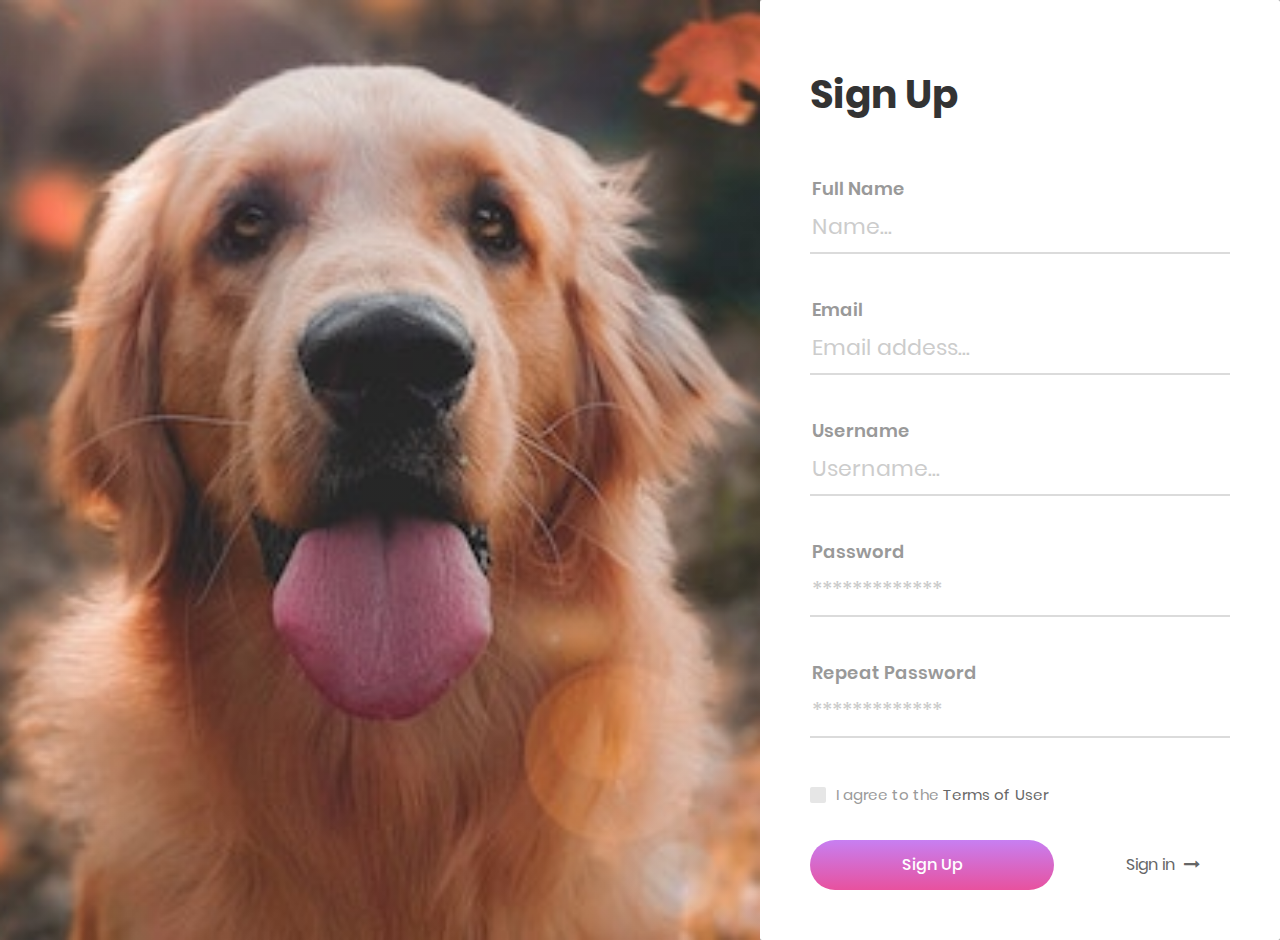
<file: login/index2.html>
<!DOCTYPE html>
<html lang="en" dir="ltr">
<head>
	<title>Login dog hangout</title>
	<meta charset="UTF-8">
	<meta name="viewport" content="width=device-width, initial-scale=1">
<!--===============================================================================================-->
	<link rel="icon" type="image/png" href="images/icons/favicon.ico"/>
<!--===============================================================================================-->
	<link rel="stylesheet" type="text/css" href="vendor/bootstrap/css/bootstrap.min.css">
<!--===============================================================================================-->
	<link rel="stylesheet" type="text/css" href="fonts/font-awesome-4.7.0/css/font-awesome.min.css">
<!--===============================================================================================-->
	<link rel="stylesheet" type="text/css" href="fonts/Linearicons-Free-v1.0.0/icon-font.min.css">
<!--===============================================================================================-->
	<link rel="stylesheet" type="text/css" href="fonts/iconic/css/material-design-iconic-font.min.css">
<!--===============================================================================================-->
	<link rel="stylesheet" type="text/css" href="vendor/animate/animate.css">
<!--===============================================================================================-->
	<link rel="stylesheet" type="text/css" href="vendor/css-hamburgers/hamburgers.min.css">
<!--===============================================================================================-->
	<link rel="stylesheet" type="text/css" href="vendor/animsition/css/animsition.min.css">
<!--===============================================================================================-->
	<link rel="stylesheet" type="text/css" href="vendor/select2/select2.min.css">
<!--===============================================================================================-->
	<link rel="stylesheet" type="text/css" href="vendor/daterangepicker/daterangepicker.css">
<!--===============================================================================================-->
	<link rel="stylesheet" type="text/css" href="css/util.css">
	<link rel="stylesheet" type="text/css" href="css/main.css">
<!--===============================================================================================-->
</head>
<body style="background-color: #999999;">

	<div class="limiter">
		<div class="container-login100">
			<div class="login100-more" style="background-image: url('images/bg-01.jpg');"></div>

			<div class="wrap-login100 p-l-50 p-r-50 p-t-72 p-b-50">
				<form class="login100-form validate-form">
					<span class="login100-form-title p-b-59">
						Sign Up
					</span>

					<div class="wrap-input100 validate-input" data-validate="Name is required">
						<span class="label-input100">Full Name</span>
						<input class="input100" type="text" name="name" placeholder="Name...">
						<span class="focus-input100"></span>
					</div>

					<div class="wrap-input100 validate-input" data-validate = "Valid email is required: ex@abc.xyz">
						<span class="label-input100">Email</span>
						<input class="input100" type="text" name="email" placeholder="Email addess...">
						<span class="focus-input100"></span>
					</div>

					<div class="wrap-input100 validate-input" data-validate="Username is required">
						<span class="label-input100">Username</span>
						<input class="input100" type="text" name="username" placeholder="Username...">
						<span class="focus-input100"></span>
					</div>

					<div class="wrap-input100 validate-input" data-validate = "Password is required">
						<span class="label-input100">Password</span>
						<input class="input100" type="text" name="pass" placeholder="*************">
						<span class="focus-input100"></span>
					</div>

					<div class="wrap-input100 validate-input" data-validate = "Repeat Password is required">
						<span class="label-input100">Repeat Password</span>
						<input class="input100" type="text" name="repeat-pass" placeholder="*************">
						<span class="focus-input100"></span>
					</div>

					<div class="flex-m w-full p-b-33">
						<div class="contact100-form-checkbox">
							<input class="input-checkbox100" id="ckb1" type="checkbox" name="remember-me">
							<label class="label-checkbox100" for="ckb1">
								<span class="txt1">
									I agree to the
									<a href="#" class="txt2 hov1">
										Terms of User
									</a>
								</span>
							</label>
						</div>


					</div>

					<div class="container-login100-form-btn">
						<div class="wrap-login100-form-btn">
							<div class="login100-form-bgbtn"></div>
							<button class="login100-form-btn">
								Sign Up
							</button>
						</div>

						<a href="#" class="dis-block txt3 hov1 p-r-30 p-t-10 p-b-10 p-l-30">
							Sign in
							<i class="fa fa-long-arrow-right m-l-5"></i>
						</a>
					</div>
				</form>
			</div>
		</div>
	</div>

<!--===============================================================================================-->
	<script src="vendor/jquery/jquery-3.2.1.min.js"></script>
<!--===============================================================================================-->
	<script src="vendor/animsition/js/animsition.min.js"></script>
<!--===============================================================================================-->
	<script src="vendor/bootstrap/js/popper.js"></script>
	<script src="vendor/bootstrap/js/bootstrap.min.js"></script>
<!--===============================================================================================-->
	<script src="vendor/select2/select2.min.js"></script>
<!--===============================================================================================-->
	<script src="vendor/daterangepicker/moment.min.js"></script>
	<script src="vendor/daterangepicker/daterangepicker.js"></script>
<!--===============================================================================================-->
	<script src="vendor/countdowntime/countdowntime.js"></script>
<!--===============================================================================================-->
	<script src="js/main.js"></script>

</body>
</html>
</file>
<file: login/vendor/daterangepicker/daterangepicker.css>
.daterangepicker {
  position: absolute;
  color: inherit;
  background-color: #fff;
  border-radius: 4px;
  width: 278px;
  padding: 4px;
  margin-top: 1px;
  top: 100px;
  left: 20px;
  /* Calendars */ }
  .daterangepicker:before, .daterangepicker:after {
    position: absolute;
    display: inline-block;
    border-bottom-color: rgba(0, 0, 0, 0.2);
    content: ''; }
  .daterangepicker:before {
    top: -7px;
    border-right: 7px solid transparent;
    border-left: 7px solid transparent;
    border-bottom: 7px solid #ccc; }
  .daterangepicker:after {
    top: -6px;
    border-right: 6px solid transparent;
    border-bottom: 6px solid #fff;
    border-left: 6px solid transparent; }
  .daterangepicker.opensleft:before {
    right: 9px; }
  .daterangepicker.opensleft:after {
    right: 10px; }
  .daterangepicker.openscenter:before {
    left: 0;
    right: 0;
    width: 0;
    margin-left: auto;
    margin-right: auto; }
  .daterangepicker.openscenter:after {
    left: 0;
    right: 0;
    width: 0;
    margin-left: auto;
    margin-right: auto; }
  .daterangepicker.opensright:before {
    left: 9px; }
  .daterangepicker.opensright:after {
    left: 10px; }
  .daterangepicker.dropup {
    margin-top: -5px; }
    .daterangepicker.dropup:before {
      top: initial;
      bottom: -7px;
      border-bottom: initial;
      border-top: 7px solid #ccc; }
    .daterangepicker.dropup:after {
      top: initial;
      bottom: -6px;
      border-bottom: initial;
      border-top: 6px solid #fff; }
  .daterangepicker.dropdown-menu {
    max-width: none;
    z-index: 3001; }
  .daterangepicker.single .ranges, .daterangepicker.single .calendar {
    float: none; }
  .daterangepicker.show-calendar .calendar {
    display: block; }
  .daterangepicker .calendar {
    display: none;
    max-width: 270px;
    margin: 4px; }
    .daterangepicker .calendar.single .calendar-table {
      border: none; }
    .daterangepicker .calendar th, .daterangepicker .calendar td {
      white-space: nowrap;
      text-align: center;
      min-width: 32px; }
  .daterangepicker .calendar-table {
    border: 1px solid #fff;
    padding: 4px;
    border-radius: 4px;
    background-color: #fff; }
  .daterangepicker table {
    width: 100%;
    margin: 0; }
  .daterangepicker td, .daterangepicker th {
    text-align: center;
    width: 20px;
    height: 20px;
    border-radius: 4px;
    border: 1px solid transparent;
    white-space: nowrap;
    cursor: pointer; }
    .daterangepicker td.available:hover, .daterangepicker th.available:hover {
      background-color: #eee;
      border-color: transparent;
      color: inherit; }
    .daterangepicker td.week, .daterangepicker th.week {
      font-size: 80%;
      color: #ccc; }
  .daterangepicker td.off, .daterangepicker td.off.in-range, .daterangepicker td.off.start-date, .daterangepicker td.off.end-date {
    background-color: #fff;
    border-color: transparent;
    color: #999; }
  .daterangepicker td.in-range {
    background-color: #ebf4f8;
    border-color: transparent;
    color: #000;
    border-radius: 0; }
  .daterangepicker td.start-date {
    border-radius: 4px 0 0 4px; }
  .daterangepicker td.end-date {
    border-radius: 0 4px 4px 0; }
  .daterangepicker td.start-date.end-date {
    border-radius: 4px; }
  .daterangepicker td.active, .daterangepicker td.active:hover {
    background-color: #357ebd;
    border-color: transparent;
    color: #fff; }
  .daterangepicker th.month {
    width: auto; }
  .daterangepicker td.disabled, .daterangepicker option.disabled {
    color: #999;
    cursor: not-allowed;
    text-decoration: line-through; }
  .daterangepicker select.monthselect, .daterangepicker select.yearselect {
    font-size: 12px;
    padding: 1px;
    height: auto;
    margin: 0;
    cursor: default; }
  .daterangepicker select.monthselect {
    margin-right: 2%;
    width: 56%; }
  .daterangepicker select.yearselect {
    width: 40%; }
  .daterangepicker select.hourselect, .daterangepicker select.minuteselect, .daterangepicker select.secondselect, .daterangepicker select.ampmselect {
    width: 50px;
    margin-bottom: 0; }
  .daterangepicker .input-mini {
    border: 1px solid #ccc;
    border-radius: 4px;
    color: #555;
    height: 30px;
    line-height: 30px;
    display: block;
    vertical-align: middle;
    margin: 0 0 5px 0;
    padding: 0 6px 0 28px;
    width: 100%; }
    .daterangepicker .input-mini.active {
      border: 1px solid #08c;
      border-radius: 4px; }
  .daterangepicker .daterangepicker_input {
    position: relative; }
    .daterangepicker .daterangepicker_input i {
      position: absolute;
      left: 8px;
      top: 8px; }
  .daterangepicker.rtl .input-mini {
    padding-right: 28px;
    padding-left: 6px; }
  .daterangepicker.rtl .daterangepicker_input i {
    left: auto;
    right: 8px; }
  .daterangepicker .calendar-time {
    text-align: center;
    margin: 5px auto;
    line-height: 30px;
    position: relative;
    padding-left: 28px; }
    .daterangepicker .calendar-time select.disabled {
      color: #ccc;
      cursor: not-allowed; }

.ranges {
  font-size: 11px;
  float: none;
  margin: 4px;
  text-align: left; }
  .ranges ul {
    list-style: none;
    margin: 0 auto;
    padding: 0;
    width: 100%; }
  .ranges li {
    font-size: 13px;
    background-color: #f5f5f5;
    border: 1px solid #f5f5f5;
    border-radius: 4px;
    color: #08c;
    padding: 3px 12px;
    margin-bottom: 8px;
    cursor: pointer; }
    .ranges li:hover {
      background-color: #08c;
      border: 1px solid #08c;
      color: #fff; }
    .ranges li.active {
      background-color: #08c;
      border: 1px solid #08c;
      color: #fff; }

/*  Larger Screen Styling */
@media (min-width: 564px) {
  .daterangepicker {
    width: auto; }
    .daterangepicker .ranges ul {
      width: 160px; }
    .daterangepicker.single .ranges ul {
      width: 100%; }
    .daterangepicker.single .calendar.left {
      clear: none; }
    .daterangepicker.single.ltr .ranges, .daterangepicker.single.ltr .calendar {
      float: left; }
    .daterangepicker.single.rtl .ranges, .daterangepicker.single.rtl .calendar {
      float: right; }
    .daterangepicker.ltr {
      direction: ltr;
      text-align: left; }
      .daterangepicker.ltr .calendar.left {
        clear: left;
        margin-right: 0; }
        .daterangepicker.ltr .calendar.left .calendar-table {
          border-right: none;
          border-top-right-radius: 0;
          border-bottom-right-radius: 0; }
      .daterangepicker.ltr .calendar.right {
        margin-left: 0; }
        .daterangepicker.ltr .calendar.right .calendar-table {
          border-left: none;
          border-top-left-radius: 0;
          border-bottom-left-radius: 0; }
      .daterangepicker.ltr .left .daterangepicker_input {
        padding-right: 12px; }
      .daterangepicker.ltr .calendar.left .calendar-table {
        padding-right: 12px; }
      .daterangepicker.ltr .ranges, .daterangepicker.ltr .calendar {
        float: left; }
    .daterangepicker.rtl {
      direction: rtl;
      text-align: right; }
      .daterangepicker.rtl .calendar.left {
        clear: right;
        margin-left: 0; }
        .daterangepicker.rtl .calendar.left .calendar-table {
          border-left: none;
          border-top-left-radius: 0;
          border-bottom-left-radius: 0; }
      .daterangepicker.rtl .calendar.right {
        margin-right: 0; }
        .daterangepicker.rtl .calendar.right .calendar-table {
          border-right: none;
          border-top-right-radius: 0;
          border-bottom-right-radius: 0; }
      .daterangepicker.rtl .left .daterangepicker_input {
        padding-left: 12px; }
      .daterangepicker.rtl .calendar.left .calendar-table {
        padding-left: 12px; }
      .daterangepicker.rtl .ranges, .daterangepicker.rtl .calendar {
        text-align: right;
        float: right; } }
@media (min-width: 730px) {
  .daterangepicker .ranges {
    width: auto; }
  .daterangepicker.ltr .ranges {
    float: left; }
  .daterangepicker.rtl .ranges {
    float: right; }
  .daterangepicker .calendar.left {
    clear: none !important; } }
</file>
<file: login/css/util.css>
/*[ FONT SIZE ]
///////////////////////////////////////////////////////////
*/
.fs-1 {font-size: 1px;}
.fs-2 {font-size: 2px;}
.fs-3 {font-size: 3px;}
.fs-4 {font-size: 4px;}
.fs-5 {font-size: 5px;}
.fs-6 {font-size: 6px;}
.fs-7 {font-size: 7px;}
.fs-8 {font-size: 8px;}
.fs-9 {font-size: 9px;}
.fs-10 {font-size: 10px;}
.fs-11 {font-size: 11px;}
.fs-12 {font-size: 12px;}
.fs-13 {font-size: 13px;}
.fs-14 {font-size: 14px;}
.fs-15 {font-size: 15px;}
.fs-16 {font-size: 16px;}
.fs-17 {font-size: 17px;}
.fs-18 {font-size: 18px;}
.fs-19 {font-size: 19px;}
.fs-20 {font-size: 20px;}
.fs-21 {font-size: 21px;}
.fs-22 {font-size: 22px;}
.fs-23 {font-size: 23px;}
.fs-24 {font-size: 24px;}
.fs-25 {font-size: 25px;}
.fs-26 {font-size: 26px;}
.fs-27 {font-size: 27px;}
.fs-28 {font-size: 28px;}
.fs-29 {font-size: 29px;}
.fs-30 {font-size: 30px;}
.fs-31 {font-size: 31px;}
.fs-32 {font-size: 32px;}
.fs-33 {font-size: 33px;}
.fs-34 {font-size: 34px;}
.fs-35 {font-size: 35px;}
.fs-36 {font-size: 36px;}
.fs-37 {font-size: 37px;}
.fs-38 {font-size: 38px;}
.fs-39 {font-size: 39px;}
.fs-40 {font-size: 40px;}
.fs-41 {font-size: 41px;}
.fs-42 {font-size: 42px;}
.fs-43 {font-size: 43px;}
.fs-44 {font-size: 44px;}
.fs-45 {font-size: 45px;}
.fs-46 {font-size: 46px;}
.fs-47 {font-size: 47px;}
.fs-48 {font-size: 48px;}
.fs-49 {font-size: 49px;}
.fs-50 {font-size: 50px;}
.fs-51 {font-size: 51px;}
.fs-52 {font-size: 52px;}
.fs-53 {font-size: 53px;}
.fs-54 {font-size: 54px;}
.fs-55 {font-size: 55px;}
.fs-56 {font-size: 56px;}
.fs-57 {font-size: 57px;}
.fs-58 {font-size: 58px;}
.fs-59 {font-size: 59px;}
.fs-60 {font-size: 60px;}
.fs-61 {font-size: 61px;}
.fs-62 {font-size: 62px;}
.fs-63 {font-size: 63px;}
.fs-64 {font-size: 64px;}
.fs-65 {font-size: 65px;}
.fs-66 {font-size: 66px;}
.fs-67 {font-size: 67px;}
.fs-68 {font-size: 68px;}
.fs-69 {font-size: 69px;}
.fs-70 {font-size: 70px;}
.fs-71 {font-size: 71px;}
.fs-72 {font-size: 72px;}
.fs-73 {font-size: 73px;}
.fs-74 {font-size: 74px;}
.fs-75 {font-size: 75px;}
.fs-76 {font-size: 76px;}
.fs-77 {font-size: 77px;}
.fs-78 {font-size: 78px;}
.fs-79 {font-size: 79px;}
.fs-80 {font-size: 80px;}
.fs-81 {font-size: 81px;}
.fs-82 {font-size: 82px;}
.fs-83 {font-size: 83px;}
.fs-84 {font-size: 84px;}
.fs-85 {font-size: 85px;}
.fs-86 {font-size: 86px;}
.fs-87 {font-size: 87px;}
.fs-88 {font-size: 88px;}
.fs-89 {font-size: 89px;}
.fs-90 {font-size: 90px;}
.fs-91 {font-size: 91px;}
.fs-92 {font-size: 92px;}
.fs-93 {font-size: 93px;}
.fs-94 {font-size: 94px;}
.fs-95 {font-size: 95px;}
.fs-96 {font-size: 96px;}
.fs-97 {font-size: 97px;}
.fs-98 {font-size: 98px;}
.fs-99 {font-size: 99px;}
.fs-100 {font-size: 100px;}
.fs-101 {font-size: 101px;}
.fs-102 {font-size: 102px;}
.fs-103 {font-size: 103px;}
.fs-104 {font-size: 104px;}
.fs-105 {font-size: 105px;}
.fs-106 {font-size: 106px;}
.fs-107 {font-size: 107px;}
.fs-108 {font-size: 108px;}
.fs-109 {font-size: 109px;}
.fs-110 {font-size: 110px;}
.fs-111 {font-size: 111px;}
.fs-112 {font-size: 112px;}
.fs-113 {font-size: 113px;}
.fs-114 {font-size: 114px;}
.fs-115 {font-size: 115px;}
.fs-116 {font-size: 116px;}
.fs-117 {font-size: 117px;}
.fs-118 {font-size: 118px;}
.fs-119 {font-size: 119px;}
.fs-120 {font-size: 120px;}
.fs-121 {font-size: 121px;}
.fs-122 {font-size: 122px;}
.fs-123 {font-size: 123px;}
.fs-124 {font-size: 124px;}
.fs-125 {font-size: 125px;}
.fs-126 {font-size: 126px;}
.fs-127 {font-size: 127px;}
.fs-128 {font-size: 128px;}
.fs-129 {font-size: 129px;}
.fs-130 {font-size: 130px;}
.fs-131 {font-size: 131px;}
.fs-132 {font-size: 132px;}
.fs-133 {font-size: 133px;}
.fs-134 {font-size: 134px;}
.fs-135 {font-size: 135px;}
.fs-136 {font-size: 136px;}
.fs-137 {font-size: 137px;}
.fs-138 {font-size: 138px;}
.fs-139 {font-size: 139px;}
.fs-140 {font-size: 140px;}
.fs-141 {font-size: 141px;}
.fs-142 {font-size: 142px;}
.fs-143 {font-size: 143px;}
.fs-144 {font-size: 144px;}
.fs-145 {font-size: 145px;}
.fs-146 {font-size: 146px;}
.fs-147 {font-size: 147px;}
.fs-148 {font-size: 148px;}
.fs-149 {font-size: 149px;}
.fs-150 {font-size: 150px;}
.fs-151 {font-size: 151px;}
.fs-152 {font-size: 152px;}
.fs-153 {font-size: 153px;}
.fs-154 {font-size: 154px;}
.fs-155 {font-size: 155px;}
.fs-156 {font-size: 156px;}
.fs-157 {font-size: 157px;}
.fs-158 {font-size: 158px;}
.fs-159 {font-size: 159px;}
.fs-160 {font-size: 160px;}
.fs-161 {font-size: 161px;}
.fs-162 {font-size: 162px;}
.fs-163 {font-size: 163px;}
.fs-164 {font-size: 164px;}
.fs-165 {font-size: 165px;}
.fs-166 {font-size: 166px;}
.fs-167 {font-size: 167px;}
.fs-168 {font-size: 168px;}
.fs-169 {font-size: 169px;}
.fs-170 {font-size: 170px;}
.fs-171 {font-size: 171px;}
.fs-172 {font-size: 172px;}
.fs-173 {font-size: 173px;}
.fs-174 {font-size: 174px;}
.fs-175 {font-size: 175px;}
.fs-176 {font-size: 176px;}
.fs-177 {font-size: 177px;}
.fs-178 {font-size: 178px;}
.fs-179 {font-size: 179px;}
.fs-180 {font-size: 180px;}
.fs-181 {font-size: 181px;}
.fs-182 {font-size: 182px;}
.fs-183 {font-size: 183px;}
.fs-184 {font-size: 184px;}
.fs-185 {font-size: 185px;}
.fs-186 {font-size: 186px;}
.fs-187 {font-size: 187px;}
.fs-188 {font-size: 188px;}
.fs-189 {font-size: 189px;}
.fs-190 {font-size: 190px;}
.fs-191 {font-size: 191px;}
.fs-192 {font-size: 192px;}
.fs-193 {font-size: 193px;}
.fs-194 {font-size: 194px;}
.fs-195 {font-size: 195px;}
.fs-196 {font-size: 196px;}
.fs-197 {font-size: 197px;}
.fs-198 {font-size: 198px;}
.fs-199 {font-size: 199px;}
.fs-200 {font-size: 200px;}

/*[ PADDING ]
///////////////////////////////////////////////////////////
*/
.p-t-0 {padding-top: 0px;}
.p-t-1 {padding-top: 1px;}
.p-t-2 {padding-top: 2px;}
.p-t-3 {padding-top: 3px;}
.p-t-4 {padding-top: 4px;}
.p-t-5 {padding-top: 5px;}
.p-t-6 {padding-top: 6px;}
.p-t-7 {padding-top: 7px;}
.p-t-8 {padding-top: 8px;}
.p-t-9 {padding-top: 9px;}
.p-t-10 {padding-top: 10px;}
.p-t-11 {padding-top: 11px;}
.p-t-12 {padding-top: 12px;}
.p-t-13 {padding-top: 13px;}
.p-t-14 {padding-top: 14px;}
.p-t-15 {padding-top: 15px;}
.p-t-16 {padding-top: 16px;}
.p-t-17 {padding-top: 17px;}
.p-t-18 {padding-top: 18px;}
.p-t-19 {padding-top: 19px;}
.p-t-20 {padding-top: 20px;}
.p-t-21 {padding-top: 21px;}
.p-t-22 {padding-top: 22px;}
.p-t-23 {padding-top: 23px;}
.p-t-24 {padding-top: 24px;}
.p-t-25 {padding-top: 25px;}
.p-t-26 {padding-top: 26px;}
.p-t-27 {padding-top: 27px;}
.p-t-28 {padding-top: 28px;}
.p-t-29 {padding-top: 29px;}
.p-t-30 {padding-top: 30px;}
.p-t-31 {padding-top: 31px;}
.p-t-32 {padding-top: 32px;}
.p-t-33 {padding-top: 33px;}
.p-t-34 {padding-top: 34px;}
.p-t-35 {padding-top: 35px;}
.p-t-36 {padding-top: 36px;}
.p-t-37 {padding-top: 37px;}
.p-t-38 {padding-top: 38px;}
.p-t-39 {padding-top: 39px;}
.p-t-40 {padding-top: 40px;}
.p-t-41 {padding-top: 41px;}
.p-t-42 {padding-top: 42px;}
.p-t-43 {padding-top: 43px;}
.p-t-44 {padding-top: 44px;}
.p-t-45 {padding-top: 45px;}
.p-t-46 {padding-top: 46px;}
.p-t-47 {padding-top: 47px;}
.p-t-48 {padding-top: 48px;}
.p-t-49 {padding-top: 49px;}
.p-t-50 {padding-top: 50px;}
.p-t-51 {padding-top: 51px;}
.p-t-52 {padding-top: 52px;}
.p-t-53 {padding-top: 53px;}
.p-t-54 {padding-top: 54px;}
.p-t-55 {padding-top: 55px;}
.p-t-56 {padding-top: 56px;}
.p-t-57 {padding-top: 57px;}
.p-t-58 {padding-top: 58px;}
.p-t-59 {padding-top: 59px;}
.p-t-60 {padding-top: 60px;}
.p-t-61 {padding-top: 61px;}
.p-t-62 {padding-top: 62px;}
.p-t-63 {padding-top: 63px;}
.p-t-64 {padding-top: 64px;}
.p-t-65 {padding-top: 65px;}
.p-t-66 {padding-top: 66px;}
.p-t-67 {padding-top: 67px;}
.p-t-68 {padding-top: 68px;}
.p-t-69 {padding-top: 69px;}
.p-t-70 {padding-top: 70px;}
.p-t-71 {padding-top: 71px;}
.p-t-72 {padding-top: 72px;}
.p-t-73 {padding-top: 73px;}
.p-t-74 {padding-top: 74px;}
.p-t-75 {padding-top: 75px;}
.p-t-76 {padding-top: 76px;}
.p-t-77 {padding-top: 77px;}
.p-t-78 {padding-top: 78px;}
.p-t-79 {padding-top: 79px;}
.p-t-80 {padding-top: 80px;}
.p-t-81 {padding-top: 81px;}
.p-t-82 {padding-top: 82px;}
.p-t-83 {padding-top: 83px;}
.p-t-84 {padding-top: 84px;}
.p-t-85 {padding-top: 85px;}
.p-t-86 {padding-top: 86px;}
.p-t-87 {padding-top: 87px;}
.p-t-88 {padding-top: 88px;}
.p-t-89 {padding-top: 89px;}
.p-t-90 {padding-top: 90px;}
.p-t-91 {padding-top: 91px;}
.p-t-92 {padding-top: 92px;}
.p-t-93 {padding-top: 93px;}
.p-t-94 {padding-top: 94px;}
.p-t-95 {padding-top: 95px;}
.p-t-96 {padding-top: 96px;}
.p-t-97 {padding-top: 97px;}
.p-t-98 {padding-top: 98px;}
.p-t-99 {padding-top: 99px;}
.p-t-100 {padding-top: 100px;}
.p-t-101 {padding-top: 101px;}
.p-t-102 {padding-top: 102px;}
.p-t-103 {padding-top: 103px;}
.p-t-104 {padding-top: 104px;}
.p-t-105 {padding-top: 105px;}
.p-t-106 {padding-top: 106px;}
.p-t-107 {padding-top: 107px;}
.p-t-108 {padding-top: 108px;}
.p-t-109 {padding-top: 109px;}
.p-t-110 {padding-top: 110px;}
.p-t-111 {padding-top: 111px;}
.p-t-112 {padding-top: 112px;}
.p-t-113 {padding-top: 113px;}
.p-t-114 {padding-top: 114px;}
.p-t-115 {padding-top: 115px;}
.p-t-116 {padding-top: 116px;}
.p-t-117 {padding-top: 117px;}
.p-t-118 {padding-top: 118px;}
.p-t-119 {padding-top: 119px;}
.p-t-120 {padding-top: 120px;}
.p-t-121 {padding-top: 121px;}
.p-t-122 {padding-top: 122px;}
.p-t-123 {padding-top: 123px;}
.p-t-124 {padding-top: 124px;}
.p-t-125 {padding-top: 125px;}
.p-t-126 {padding-top: 126px;}
.p-t-127 {padding-top: 127px;}
.p-t-128 {padding-top: 128px;}
.p-t-129 {padding-top: 129px;}
.p-t-130 {padding-top: 130px;}
.p-t-131 {padding-top: 131px;}
.p-t-132 {padding-top: 132px;}
.p-t-133 {padding-top: 133px;}
.p-t-134 {padding-top: 134px;}
.p-t-135 {padding-top: 135px;}
.p-t-136 {padding-top: 136px;}
.p-t-137 {padding-top: 137px;}
.p-t-138 {padding-top: 138px;}
.p-t-139 {padding-top: 139px;}
.p-t-140 {padding-top: 140px;}
.p-t-141 {padding-top: 141px;}
.p-t-142 {padding-top: 142px;}
.p-t-143 {padding-top: 143px;}
.p-t-144 {padding-top: 144px;}
.p-t-145 {padding-top: 145px;}
.p-t-146 {padding-top: 146px;}
.p-t-147 {padding-top: 147px;}
.p-t-148 {padding-top: 148px;}
.p-t-149 {padding-top: 149px;}
.p-t-150 {padding-top: 150px;}
.p-t-151 {padding-top: 151px;}
.p-t-152 {padding-top: 152px;}
.p-t-153 {padding-top: 153px;}
.p-t-154 {padding-top: 154px;}
.p-t-155 {padding-top: 155px;}
.p-t-156 {padding-top: 156px;}
.p-t-157 {padding-top: 157px;}
.p-t-158 {padding-top: 158px;}
.p-t-159 {padding-top: 159px;}
.p-t-160 {padding-top: 160px;}
.p-t-161 {padding-top: 161px;}
.p-t-162 {padding-top: 162px;}
.p-t-163 {padding-top: 163px;}
.p-t-164 {padding-top: 164px;}
.p-t-165 {padding-top: 165px;}
.p-t-166 {padding-top: 166px;}
.p-t-167 {padding-top: 167px;}
.p-t-168 {padding-top: 168px;}
.p-t-169 {padding-top: 169px;}
.p-t-170 {padding-top: 170px;}
.p-t-171 {padding-top: 171px;}
.p-t-172 {padding-top: 172px;}
.p-t-173 {padding-top: 173px;}
.p-t-174 {padding-top: 174px;}
.p-t-175 {padding-top: 175px;}
.p-t-176 {padding-top: 176px;}
.p-t-177 {padding-top: 177px;}
.p-t-178 {padding-top: 178px;}
.p-t-179 {padding-top: 179px;}
.p-t-180 {padding-top: 180px;}
.p-t-181 {padding-top: 181px;}
.p-t-182 {padding-top: 182px;}
.p-t-183 {padding-top: 183px;}
.p-t-184 {padding-top: 184px;}
.p-t-185 {padding-top: 185px;}
.p-t-186 {padding-top: 186px;}
.p-t-187 {padding-top: 187px;}
.p-t-188 {padding-top: 188px;}
.p-t-189 {padding-top: 189px;}
.p-t-190 {padding-top: 190px;}
.p-t-191 {padding-top: 191px;}
.p-t-192 {padding-top: 192px;}
.p-t-193 {padding-top: 193px;}
.p-t-194 {padding-top: 194px;}
.p-t-195 {padding-top: 195px;}
.p-t-196 {padding-top: 196px;}
.p-t-197 {padding-top: 197px;}
.p-t-198 {padding-top: 198px;}
.p-t-199 {padding-top: 199px;}
.p-t-200 {padding-top: 200px;}
.p-t-201 {padding-top: 201px;}
.p-t-202 {padding-top: 202px;}
.p-t-203 {padding-top: 203px;}
.p-t-204 {padding-top: 204px;}
.p-t-205 {padding-top: 205px;}
.p-t-206 {padding-top: 206px;}
.p-t-207 {padding-top: 207px;}
.p-t-208 {padding-top: 208px;}
.p-t-209 {padding-top: 209px;}
.p-t-210 {padding-top: 210px;}
.p-t-211 {padding-top: 211px;}
.p-t-212 {padding-top: 212px;}
.p-t-213 {padding-top: 213px;}
.p-t-214 {padding-top: 214px;}
.p-t-215 {padding-top: 215px;}
.p-t-216 {padding-top: 216px;}
.p-t-217 {padding-top: 217px;}
.p-t-218 {padding-top: 218px;}
.p-t-219 {padding-top: 219px;}
.p-t-220 {padding-top: 220px;}
.p-t-221 {padding-top: 221px;}
.p-t-222 {padding-top: 222px;}
.p-t-223 {padding-top: 223px;}
.p-t-224 {padding-top: 224px;}
.p-t-225 {padding-top: 225px;}
.p-t-226 {padding-top: 226px;}
.p-t-227 {padding-top: 227px;}
.p-t-228 {padding-top: 228px;}
.p-t-229 {padding-top: 229px;}
.p-t-230 {padding-top: 230px;}
.p-t-231 {padding-top: 231px;}
.p-t-232 {padding-top: 232px;}
.p-t-233 {padding-top: 233px;}
.p-t-234 {padding-top: 234px;}
.p-t-235 {padding-top: 235px;}
.p-t-236 {padding-top: 236px;}
.p-t-237 {padding-top: 237px;}
.p-t-238 {padding-top: 238px;}
.p-t-239 {padding-top: 239px;}
.p-t-240 {padding-top: 240px;}
.p-t-241 {padding-top: 241px;}
.p-t-242 {padding-top: 242px;}
.p-t-243 {padding-top: 243px;}
.p-t-244 {padding-top: 244px;}
.p-t-245 {padding-top: 245px;}
.p-t-246 {padding-top: 246px;}
.p-t-247 {padding-top: 247px;}
.p-t-248 {padding-top: 248px;}
.p-t-249 {padding-top: 249px;}
.p-t-250 {padding-top: 250px;}
.p-b-0 {padding-bottom: 0px;}
.p-b-1 {padding-bottom: 1px;}
.p-b-2 {padding-bottom: 2px;}
.p-b-3 {padding-bottom: 3px;}
.p-b-4 {padding-bottom: 4px;}
.p-b-5 {padding-bottom: 5px;}
.p-b-6 {padding-bottom: 6px;}
.p-b-7 {padding-bottom: 7px;}
.p-b-8 {padding-bottom: 8px;}
.p-b-9 {padding-bottom: 9px;}
.p-b-10 {padding-bottom: 10px;}
.p-b-11 {padding-bottom: 11px;}
.p-b-12 {padding-bottom: 12px;}
.p-b-13 {padding-bottom: 13px;}
.p-b-14 {padding-bottom: 14px;}
.p-b-15 {padding-bottom: 15px;}
.p-b-16 {padding-bottom: 16px;}
.p-b-17 {padding-bottom: 17px;}
.p-b-18 {padding-bottom: 18px;}
.p-b-19 {padding-bottom: 19px;}
.p-b-20 {padding-bottom: 20px;}
.p-b-21 {padding-bottom: 21px;}
.p-b-22 {padding-bottom: 22px;}
.p-b-23 {padding-bottom: 23px;}
.p-b-24 {padding-bottom: 24px;}
.p-b-25 {padding-bottom: 25px;}
.p-b-26 {padding-bottom: 26px;}
.p-b-27 {padding-bottom: 27px;}
.p-b-28 {padding-bottom: 28px;}
.p-b-29 {padding-bottom: 29px;}
.p-b-30 {padding-bottom: 30px;}
.p-b-31 {padding-bottom: 31px;}
.p-b-32 {padding-bottom: 32px;}
.p-b-33 {padding-bottom: 33px;}
.p-b-34 {padding-bottom: 34px;}
.p-b-35 {padding-bottom: 35px;}
.p-b-36 {padding-bottom: 36px;}
.p-b-37 {padding-bottom: 37px;}
.p-b-38 {padding-bottom: 38px;}
.p-b-39 {padding-bottom: 39px;}
.p-b-40 {padding-bottom: 40px;}
.p-b-41 {padding-bottom: 41px;}
.p-b-42 {padding-bottom: 42px;}
.p-b-43 {padding-bottom: 43px;}
.p-b-44 {padding-bottom: 44px;}
.p-b-45 {padding-bottom: 45px;}
.p-b-46 {padding-bottom: 46px;}
.p-b-47 {padding-bottom: 47px;}
.p-b-48 {padding-bottom: 48px;}
.p-b-49 {padding-bottom: 49px;}
.p-b-50 {padding-bottom: 50px;}
.p-b-51 {padding-bottom: 51px;}
.p-b-52 {padding-bottom: 52px;}
.p-b-53 {padding-bottom: 53px;}
.p-b-54 {padding-bottom: 54px;}
.p-b-55 {padding-bottom: 55px;}
.p-b-56 {padding-bottom: 56px;}
.p-b-57 {padding-bottom: 57px;}
.p-b-58 {padding-bottom: 58px;}
.p-b-59 {padding-bottom: 59px;}
.p-b-60 {padding-bottom: 60px;}
.p-b-61 {padding-bottom: 61px;}
.p-b-62 {padding-bottom: 62px;}
.p-b-63 {padding-bottom: 63px;}
.p-b-64 {padding-bottom: 64px;}
.p-b-65 {padding-bottom: 65px;}
.p-b-66 {padding-bottom: 66px;}
.p-b-67 {padding-bottom: 67px;}
.p-b-68 {padding-bottom: 68px;}
.p-b-69 {padding-bottom: 69px;}
.p-b-70 {padding-bottom: 70px;}
.p-b-71 {padding-bottom: 71px;}
.p-b-72 {padding-bottom: 72px;}
.p-b-73 {padding-bottom: 73px;}
.p-b-74 {padding-bottom: 74px;}
.p-b-75 {padding-bottom: 75px;}
.p-b-76 {padding-bottom: 76px;}
.p-b-77 {padding-bottom: 77px;}
.p-b-78 {padding-bottom: 78px;}
.p-b-79 {padding-bottom: 79px;}
.p-b-80 {padding-bottom: 80px;}
.p-b-81 {padding-bottom: 81px;}
.p-b-82 {padding-bottom: 82px;}
.p-b-83 {padding-bottom: 83px;}
.p-b-84 {padding-bottom: 84px;}
.p-b-85 {padding-bottom: 85px;}
.p-b-86 {padding-bottom: 86px;}
.p-b-87 {padding-bottom: 87px;}
.p-b-88 {padding-bottom: 88px;}
.p-b-89 {padding-bottom: 89px;}
.p-b-90 {padding-bottom: 90px;}
.p-b-91 {padding-bottom: 91px;}
.p-b-92 {padding-bottom: 92px;}
.p-b-93 {padding-bottom: 93px;}
.p-b-94 {padding-bottom: 94px;}
.p-b-95 {padding-bottom: 95px;}
.p-b-96 {padding-bottom: 96px;}
.p-b-97 {padding-bottom: 97px;}
.p-b-98 {padding-bottom: 98px;}
.p-b-99 {padding-bottom: 99px;}
.p-b-100 {padding-bottom: 100px;}
.p-b-101 {padding-bottom: 101px;}
.p-b-102 {padding-bottom: 102px;}
.p-b-103 {padding-bottom: 103px;}
.p-b-104 {padding-bottom: 104px;}
.p-b-105 {padding-bottom: 105px;}
.p-b-106 {padding-bottom: 106px;}
.p-b-107 {padding-bottom: 107px;}
.p-b-108 {padding-bottom: 108px;}
.p-b-109 {padding-bottom: 109px;}
.p-b-110 {padding-bottom: 110px;}
.p-b-111 {padding-bottom: 111px;}
.p-b-112 {padding-bottom: 112px;}
.p-b-113 {padding-bottom: 113px;}
.p-b-114 {padding-bottom: 114px;}
.p-b-115 {padding-bottom: 115px;}
.p-b-116 {padding-bottom: 116px;}
.p-b-117 {padding-bottom: 117px;}
.p-b-118 {padding-bottom: 118px;}
.p-b-119 {padding-bottom: 119px;}
.p-b-120 {padding-bottom: 120px;}
.p-b-121 {padding-bottom: 121px;}
.p-b-122 {padding-bottom: 122px;}
.p-b-123 {padding-bottom: 123px;}
.p-b-124 {padding-bottom: 124px;}
.p-b-125 {padding-bottom: 125px;}
.p-b-126 {padding-bottom: 126px;}
.p-b-127 {padding-bottom: 127px;}
.p-b-128 {padding-bottom: 128px;}
.p-b-129 {padding-bottom: 129px;}
.p-b-130 {padding-bottom: 130px;}
.p-b-131 {padding-bottom: 131px;}
.p-b-132 {padding-bottom: 132px;}
.p-b-133 {padding-bottom: 133px;}
.p-b-134 {padding-bottom: 134px;}
.p-b-135 {padding-bottom: 135px;}
.p-b-136 {padding-bottom: 136px;}
.p-b-137 {padding-bottom: 137px;}
.p-b-138 {padding-bottom: 138px;}
.p-b-139 {padding-bottom: 139px;}
.p-b-140 {padding-bottom: 140px;}
.p-b-141 {padding-bottom: 141px;}
.p-b-142 {padding-bottom: 142px;}
.p-b-143 {padding-bottom: 143px;}
.p-b-144 {padding-bottom: 144px;}
.p-b-145 {padding-bottom: 145px;}
.p-b-146 {padding-bottom: 146px;}
.p-b-147 {padding-bottom: 147px;}
.p-b-148 {padding-bottom: 148px;}
.p-b-149 {padding-bottom: 149px;}
.p-b-150 {padding-bottom: 150px;}
.p-b-151 {padding-bottom: 151px;}
.p-b-152 {padding-bottom: 152px;}
.p-b-153 {padding-bottom: 153px;}
.p-b-154 {padding-bottom: 154px;}
.p-b-155 {padding-bottom: 155px;}
.p-b-156 {padding-bottom: 156px;}
.p-b-157 {padding-bottom: 157px;}
.p-b-158 {padding-bottom: 158px;}
.p-b-159 {padding-bottom: 159px;}
.p-b-160 {padding-bottom: 160px;}
.p-b-161 {padding-bottom: 161px;}
.p-b-162 {padding-bottom: 162px;}
.p-b-163 {padding-bottom: 163px;}
.p-b-164 {padding-bottom: 164px;}
.p-b-165 {padding-bottom: 165px;}
.p-b-166 {padding-bottom: 166px;}
.p-b-167 {padding-bottom: 167px;}
.p-b-168 {padding-bottom: 168px;}
.p-b-169 {padding-bottom: 169px;}
.p-b-170 {padding-bottom: 170px;}
.p-b-171 {padding-bottom: 171px;}
.p-b-172 {padding-bottom: 172px;}
.p-b-173 {padding-bottom: 173px;}
.p-b-174 {padding-bottom: 174px;}
.p-b-175 {padding-bottom: 175px;}
.p-b-176 {padding-bottom: 176px;}
.p-b-177 {padding-bottom: 177px;}
.p-b-178 {padding-bottom: 178px;}
.p-b-179 {padding-bottom: 179px;}
.p-b-180 {padding-bottom: 180px;}
.p-b-181 {padding-bottom: 181px;}
.p-b-182 {padding-bottom: 182px;}
.p-b-183 {padding-bottom: 183px;}
.p-b-184 {padding-bottom: 184px;}
.p-b-185 {padding-bottom: 185px;}
.p-b-186 {padding-bottom: 186px;}
.p-b-187 {padding-bottom: 187px;}
.p-b-188 {padding-bottom: 188px;}
.p-b-189 {padding-bottom: 189px;}
.p-b-190 {padding-bottom: 190px;}
.p-b-191 {padding-bottom: 191px;}
.p-b-192 {padding-bottom: 192px;}
.p-b-193 {padding-bottom: 193px;}
.p-b-194 {padding-bottom: 194px;}
.p-b-195 {padding-bottom: 195px;}
.p-b-196 {padding-bottom: 196px;}
.p-b-197 {padding-bottom: 197px;}
.p-b-198 {padding-bottom: 198px;}
.p-b-199 {padding-bottom: 199px;}
.p-b-200 {padding-bottom: 200px;}
.p-b-201 {padding-bottom: 201px;}
.p-b-202 {padding-bottom: 202px;}
.p-b-203 {padding-bottom: 203px;}
.p-b-204 {padding-bottom: 204px;}
.p-b-205 {padding-bottom: 205px;}
.p-b-206 {padding-bottom: 206px;}
.p-b-207 {padding-bottom: 207px;}
.p-b-208 {padding-bottom: 208px;}
.p-b-209 {padding-bottom: 209px;}
.p-b-210 {padding-bottom: 210px;}
.p-b-211 {padding-bottom: 211px;}
.p-b-212 {padding-bottom: 212px;}
.p-b-213 {padding-bottom: 213px;}
.p-b-214 {padding-bottom: 214px;}
.p-b-215 {padding-bottom: 215px;}
.p-b-216 {padding-bottom: 216px;}
.p-b-217 {padding-bottom: 217px;}
.p-b-218 {padding-bottom: 218px;}
.p-b-219 {padding-bottom: 219px;}
.p-b-220 {padding-bottom: 220px;}
.p-b-221 {padding-bottom: 221px;}
.p-b-222 {padding-bottom: 222px;}
.p-b-223 {padding-bottom: 223px;}
.p-b-224 {padding-bottom: 224px;}
.p-b-225 {padding-bottom: 225px;}
.p-b-226 {padding-bottom: 226px;}
.p-b-227 {padding-bottom: 227px;}
.p-b-228 {padding-bottom: 228px;}
.p-b-229 {padding-bottom: 229px;}
.p-b-230 {padding-bottom: 230px;}
.p-b-231 {padding-bottom: 231px;}
.p-b-232 {padding-bottom: 232px;}
.p-b-233 {padding-bottom: 233px;}
.p-b-234 {padding-bottom: 234px;}
.p-b-235 {padding-bottom: 235px;}
.p-b-236 {padding-bottom: 236px;}
.p-b-237 {padding-bottom: 237px;}
.p-b-238 {padding-bottom: 238px;}
.p-b-239 {padding-bottom: 239px;}
.p-b-240 {padding-bottom: 240px;}
.p-b-241 {padding-bottom: 241px;}
.p-b-242 {padding-bottom: 242px;}
.p-b-243 {padding-bottom: 243px;}
.p-b-244 {padding-bottom: 244px;}
.p-b-245 {padding-bottom: 245px;}
.p-b-246 {padding-bottom: 246px;}
.p-b-247 {padding-bottom: 247px;}
.p-b-248 {padding-bottom: 248px;}
.p-b-249 {padding-bottom: 249px;}
.p-b-250 {padding-bottom: 250px;}
.p-l-0 {padding-left: 0px;}
.p-l-1 {padding-left: 1px;}
.p-l-2 {padding-left: 2px;}
.p-l-3 {padding-left: 3px;}
.p-l-4 {padding-left: 4px;}
.p-l-5 {padding-left: 5px;}
.p-l-6 {padding-left: 6px;}
.p-l-7 {padding-left: 7px;}
.p-l-8 {padding-left: 8px;}
.p-l-9 {padding-left: 9px;}
.p-l-10 {padding-left: 10px;}
.p-l-11 {padding-left: 11px;}
.p-l-12 {padding-left: 12px;}
.p-l-13 {padding-left: 13px;}
.p-l-14 {padding-left: 14px;}
.p-l-15 {padding-left: 15px;}
.p-l-16 {padding-left: 16px;}
.p-l-17 {padding-left: 17px;}
.p-l-18 {padding-left: 18px;}
.p-l-19 {padding-left: 19px;}
.p-l-20 {padding-left: 20px;}
.p-l-21 {padding-left: 21px;}
.p-l-22 {padding-left: 22px;}
.p-l-23 {padding-left: 23px;}
.p-l-24 {padding-left: 24px;}
.p-l-25 {padding-left: 25px;}
.p-l-26 {padding-left: 26px;}
.p-l-27 {padding-left: 27px;}
.p-l-28 {padding-left: 28px;}
.p-l-29 {padding-left: 29px;}
.p-l-30 {padding-left: 30px;}
.p-l-31 {padding-left: 31px;}
.p-l-32 {padding-left: 32px;}
.p-l-33 {padding-left: 33px;}
.p-l-34 {padding-left: 34px;}
.p-l-35 {padding-left: 35px;}
.p-l-36 {padding-left: 36px;}
.p-l-37 {padding-left: 37px;}
.p-l-38 {padding-left: 38px;}
.p-l-39 {padding-left: 39px;}
.p-l-40 {padding-left: 40px;}
.p-l-41 {padding-left: 41px;}
.p-l-42 {padding-left: 42px;}
.p-l-43 {padding-left: 43px;}
.p-l-44 {padding-left: 44px;}
.p-l-45 {padding-left: 45px;}
.p-l-46 {padding-left: 46px;}
.p-l-47 {padding-left: 47px;}
.p-l-48 {padding-left: 48px;}
.p-l-49 {padding-left: 49px;}
.p-l-50 {padding-left: 50px;}
.p-l-51 {padding-left: 51px;}
.p-l-52 {padding-left: 52px;}
.p-l-53 {padding-left: 53px;}
.p-l-54 {padding-left: 54px;}
.p-l-55 {padding-left: 55px;}
.p-l-56 {padding-left: 56px;}
.p-l-57 {padding-left: 57px;}
.p-l-58 {padding-left: 58px;}
.p-l-59 {padding-left: 59px;}
.p-l-60 {padding-left: 60px;}
.p-l-61 {padding-left: 61px;}
.p-l-62 {padding-left: 62px;}
.p-l-63 {padding-left: 63px;}
.p-l-64 {padding-left: 64px;}
.p-l-65 {padding-left: 65px;}
.p-l-66 {padding-left: 66px;}
.p-l-67 {padding-left: 67px;}
.p-l-68 {padding-left: 68px;}
.p-l-69 {padding-left: 69px;}
.p-l-70 {padding-left: 70px;}
.p-l-71 {padding-left: 71px;}
.p-l-72 {padding-left: 72px;}
.p-l-73 {padding-left: 73px;}
.p-l-74 {padding-left: 74px;}
.p-l-75 {padding-left: 75px;}
.p-l-76 {padding-left: 76px;}
.p-l-77 {padding-left: 77px;}
.p-l-78 {padding-left: 78px;}
.p-l-79 {padding-left: 79px;}
.p-l-80 {padding-left: 80px;}
.p-l-81 {padding-left: 81px;}
.p-l-82 {padding-left: 82px;}
.p-l-83 {padding-left: 83px;}
.p-l-84 {padding-left: 84px;}
.p-l-85 {padding-left: 85px;}
.p-l-86 {padding-left: 86px;}
.p-l-87 {padding-left: 87px;}
.p-l-88 {padding-left: 88px;}
.p-l-89 {padding-left: 89px;}
.p-l-90 {padding-left: 90px;}
.p-l-91 {padding-left: 91px;}
.p-l-92 {padding-left: 92px;}
.p-l-93 {padding-left: 93px;}
.p-l-94 {padding-left: 94px;}
.p-l-95 {padding-left: 95px;}
.p-l-96 {padding-left: 96px;}
.p-l-97 {padding-left: 97px;}
.p-l-98 {padding-left: 98px;}
.p-l-99 {padding-left: 99px;}
.p-l-100 {padding-left: 100px;}
.p-l-101 {padding-left: 101px;}
.p-l-102 {padding-left: 102px;}
.p-l-103 {padding-left: 103px;}
.p-l-104 {padding-left: 104px;}
.p-l-105 {padding-left: 105px;}
.p-l-106 {padding-left: 106px;}
.p-l-107 {padding-left: 107px;}
.p-l-108 {padding-left: 108px;}
.p-l-109 {padding-left: 109px;}
.p-l-110 {padding-left: 110px;}
.p-l-111 {padding-left: 111px;}
.p-l-112 {padding-left: 112px;}
.p-l-113 {padding-left: 113px;}
.p-l-114 {padding-left: 114px;}
.p-l-115 {padding-left: 115px;}
.p-l-116 {padding-left: 116px;}
.p-l-117 {padding-left: 117px;}
.p-l-118 {padding-left: 118px;}
.p-l-119 {padding-left: 119px;}
.p-l-120 {padding-left: 120px;}
.p-l-121 {padding-left: 121px;}
.p-l-122 {padding-left: 122px;}
.p-l-123 {padding-left: 123px;}
.p-l-124 {padding-left: 124px;}
.p-l-125 {padding-left: 125px;}
.p-l-126 {padding-left: 126px;}
.p-l-127 {padding-left: 127px;}
.p-l-128 {padding-left: 128px;}
.p-l-129 {padding-left: 129px;}
.p-l-130 {padding-left: 130px;}
.p-l-131 {padding-left: 131px;}
.p-l-132 {padding-left: 132px;}
.p-l-133 {padding-left: 133px;}
.p-l-134 {padding-left: 134px;}
.p-l-135 {padding-left: 135px;}
.p-l-136 {padding-left: 136px;}
.p-l-137 {padding-left: 137px;}
.p-l-138 {padding-left: 138px;}
.p-l-139 {padding-left: 139px;}
.p-l-140 {padding-left: 140px;}
.p-l-141 {padding-left: 141px;}
.p-l-142 {padding-left: 142px;}
.p-l-143 {padding-left: 143px;}
.p-l-144 {padding-left: 144px;}
.p-l-145 {padding-left: 145px;}
.p-l-146 {padding-left: 146px;}
.p-l-147 {padding-left: 147px;}
.p-l-148 {padding-left: 148px;}
.p-l-149 {padding-left: 149px;}
.p-l-150 {padding-left: 150px;}
.p-l-151 {padding-left: 151px;}
.p-l-152 {padding-left: 152px;}
.p-l-153 {padding-left: 153px;}
.p-l-154 {padding-left: 154px;}
.p-l-155 {padding-left: 155px;}
.p-l-156 {padding-left: 156px;}
.p-l-157 {padding-left: 157px;}
.p-l-158 {padding-left: 158px;}
.p-l-159 {padding-left: 159px;}
.p-l-160 {padding-left: 160px;}
.p-l-161 {padding-left: 161px;}
.p-l-162 {padding-left: 162px;}
.p-l-163 {padding-left: 163px;}
.p-l-164 {padding-left: 164px;}
.p-l-165 {padding-left: 165px;}
.p-l-166 {padding-left: 166px;}
.p-l-167 {padding-left: 167px;}
.p-l-168 {padding-left: 168px;}
.p-l-169 {padding-left: 169px;}
.p-l-170 {padding-left: 170px;}
.p-l-171 {padding-left: 171px;}
.p-l-172 {padding-left: 172px;}
.p-l-173 {padding-left: 173px;}
.p-l-174 {padding-left: 174px;}
.p-l-175 {padding-left: 175px;}
.p-l-176 {padding-left: 176px;}
.p-l-177 {padding-left: 177px;}
.p-l-178 {padding-left: 178px;}
.p-l-179 {padding-left: 179px;}
.p-l-180 {padding-left: 180px;}
.p-l-181 {padding-left: 181px;}
.p-l-182 {padding-left: 182px;}
.p-l-183 {padding-left: 183px;}
.p-l-184 {padding-left: 184px;}
.p-l-185 {padding-left: 185px;}
.p-l-186 {padding-left: 186px;}
.p-l-187 {padding-left: 187px;}
.p-l-188 {padding-left: 188px;}
.p-l-189 {padding-left: 189px;}
.p-l-190 {padding-left: 190px;}
.p-l-191 {padding-left: 191px;}
.p-l-192 {padding-left: 192px;}
.p-l-193 {padding-left: 193px;}
.p-l-194 {padding-left: 194px;}
.p-l-195 {padding-left: 195px;}
.p-l-196 {padding-left: 196px;}
.p-l-197 {padding-left: 197px;}
.p-l-198 {padding-left: 198px;}
.p-l-199 {padding-left: 199px;}
.p-l-200 {padding-left: 200px;}
.p-l-201 {padding-left: 201px;}
.p-l-202 {padding-left: 202px;}
.p-l-203 {padding-left: 203px;}
.p-l-204 {padding-left: 204px;}
.p-l-205 {padding-left: 205px;}
.p-l-206 {padding-left: 206px;}
.p-l-207 {padding-left: 207px;}
.p-l-208 {padding-left: 208px;}
.p-l-209 {padding-left: 209px;}
.p-l-210 {padding-left: 210px;}
.p-l-211 {padding-left: 211px;}
.p-l-212 {padding-left: 212px;}
.p-l-213 {padding-left: 213px;}
.p-l-214 {padding-left: 214px;}
.p-l-215 {padding-left: 215px;}
.p-l-216 {padding-left: 216px;}
.p-l-217 {padding-left: 217px;}
.p-l-218 {padding-left: 218px;}
.p-l-219 {padding-left: 219px;}
.p-l-220 {padding-left: 220px;}
.p-l-221 {padding-left: 221px;}
.p-l-222 {padding-left: 222px;}
.p-l-223 {padding-left: 223px;}
.p-l-224 {padding-left: 224px;}
.p-l-225 {padding-left: 225px;}
.p-l-226 {padding-left: 226px;}
.p-l-227 {padding-left: 227px;}
.p-l-228 {padding-left: 228px;}
.p-l-229 {padding-left: 229px;}
.p-l-230 {padding-left: 230px;}
.p-l-231 {padding-left: 231px;}
.p-l-232 {padding-left: 232px;}
.p-l-233 {padding-left: 233px;}
.p-l-234 {padding-left: 234px;}
.p-l-235 {padding-left: 235px;}
.p-l-236 {padding-left: 236px;}
.p-l-237 {padding-left: 237px;}
.p-l-238 {padding-left: 238px;}
.p-l-239 {padding-left: 239px;}
.p-l-240 {padding-left: 240px;}
.p-l-241 {padding-left: 241px;}
.p-l-242 {padding-left: 242px;}
.p-l-243 {padding-left: 243px;}
.p-l-244 {padding-left: 244px;}
.p-l-245 {padding-left: 245px;}
.p-l-246 {padding-left: 246px;}
.p-l-247 {padding-left: 247px;}
.p-l-248 {padding-left: 248px;}
.p-l-249 {padding-left: 249px;}
.p-l-250 {padding-left: 250px;}
.p-r-0 {padding-right: 0px;}
.p-r-1 {padding-right: 1px;}
.p-r-2 {padding-right: 2px;}
.p-r-3 {padding-right: 3px;}
.p-r-4 {padding-right: 4px;}
.p-r-5 {padding-right: 5px;}
.p-r-6 {padding-right: 6px;}
.p-r-7 {padding-right: 7px;}
.p-r-8 {padding-right: 8px;}
.p-r-9 {padding-right: 9px;}
.p-r-10 {padding-right: 10px;}
.p-r-11 {padding-right: 11px;}
.p-r-12 {padding-right: 12px;}
.p-r-13 {padding-right: 13px;}
.p-r-14 {padding-right: 14px;}
.p-r-15 {padding-right: 15px;}
.p-r-16 {padding-right: 16px;}
.p-r-17 {padding-right: 17px;}
.p-r-18 {padding-right: 18px;}
.p-r-19 {padding-right: 19px;}
.p-r-20 {padding-right: 20px;}
.p-r-21 {padding-right: 21px;}
.p-r-22 {padding-right: 22px;}
.p-r-23 {padding-right: 23px;}
.p-r-24 {padding-right: 24px;}
.p-r-25 {padding-right: 25px;}
.p-r-26 {padding-right: 26px;}
.p-r-27 {padding-right: 27px;}
.p-r-28 {padding-right: 28px;}
.p-r-29 {padding-right: 29px;}
.p-r-30 {padding-right: 30px;}
.p-r-31 {padding-right: 31px;}
.p-r-32 {padding-right: 32px;}
.p-r-33 {padding-right: 33px;}
.p-r-34 {padding-right: 34px;}
.p-r-35 {padding-right: 35px;}
.p-r-36 {padding-right: 36px;}
.p-r-37 {padding-right: 37px;}
.p-r-38 {padding-right: 38px;}
.p-r-39 {padding-right: 39px;}
.p-r-40 {padding-right: 40px;}
.p-r-41 {padding-right: 41px;}
.p-r-42 {padding-right: 42px;}
.p-r-43 {padding-right: 43px;}
.p-r-44 {padding-right: 44px;}
.p-r-45 {padding-right: 45px;}
.p-r-46 {padding-right: 46px;}
.p-r-47 {padding-right: 47px;}
.p-r-48 {padding-right: 48px;}
.p-r-49 {padding-right: 49px;}
.p-r-50 {padding-right: 50px;}
.p-r-51 {padding-right: 51px;}
.p-r-52 {padding-right: 52px;}
.p-r-53 {padding-right: 53px;}
.p-r-54 {padding-right: 54px;}
.p-r-55 {padding-right: 55px;}
.p-r-56 {padding-right: 56px;}
.p-r-57 {padding-right: 57px;}
.p-r-58 {padding-right: 58px;}
.p-r-59 {padding-right: 59px;}
.p-r-60 {padding-right: 60px;}
.p-r-61 {padding-right: 61px;}
.p-r-62 {padding-right: 62px;}
.p-r-63 {padding-right: 63px;}
.p-r-64 {padding-right: 64px;}
.p-r-65 {padding-right: 65px;}
.p-r-66 {padding-right: 66px;}
.p-r-67 {padding-right: 67px;}
.p-r-68 {padding-right: 68px;}
.p-r-69 {padding-right: 69px;}
.p-r-70 {padding-right: 70px;}
.p-r-71 {padding-right: 71px;}
.p-r-72 {padding-right: 72px;}
.p-r-73 {padding-right: 73px;}
.p-r-74 {padding-right: 74px;}
.p-r-75 {padding-right: 75px;}
.p-r-76 {padding-right: 76px;}
.p-r-77 {padding-right: 77px;}
.p-r-78 {padding-right: 78px;}
.p-r-79 {padding-right: 79px;}
.p-r-80 {padding-right: 80px;}
.p-r-81 {padding-right: 81px;}
.p-r-82 {padding-right: 82px;}
.p-r-83 {padding-right: 83px;}
.p-r-84 {padding-right: 84px;}
.p-r-85 {padding-right: 85px;}
.p-r-86 {padding-right: 86px;}
.p-r-87 {padding-right: 87px;}
.p-r-88 {padding-right: 88px;}
.p-r-89 {padding-right: 89px;}
.p-r-90 {padding-right: 90px;}
.p-r-91 {padding-right: 91px;}
.p-r-92 {padding-right: 92px;}
.p-r-93 {padding-right: 93px;}
.p-r-94 {padding-right: 94px;}
.p-r-95 {padding-right: 95px;}
.p-r-96 {padding-right: 96px;}
.p-r-97 {padding-right: 97px;}
.p-r-98 {padding-right: 98px;}
.p-r-99 {padding-right: 99px;}
.p-r-100 {padding-right: 100px;}
.p-r-101 {padding-right: 101px;}
.p-r-102 {padding-right: 102px;}
.p-r-103 {padding-right: 103px;}
.p-r-104 {padding-right: 104px;}
.p-r-105 {padding-right: 105px;}
.p-r-106 {padding-right: 106px;}
.p-r-107 {padding-right: 107px;}
.p-r-108 {padding-right: 108px;}
.p-r-109 {padding-right: 109px;}
.p-r-110 {padding-right: 110px;}
.p-r-111 {padding-right: 111px;}
.p-r-112 {padding-right: 112px;}
.p-r-113 {padding-right: 113px;}
.p-r-114 {padding-right: 114px;}
.p-r-115 {padding-right: 115px;}
.p-r-116 {padding-right: 116px;}
.p-r-117 {padding-right: 117px;}
.p-r-118 {padding-right: 118px;}
.p-r-119 {padding-right: 119px;}
.p-r-120 {padding-right: 120px;}
.p-r-121 {padding-right: 121px;}
.p-r-122 {padding-right: 122px;}
.p-r-123 {padding-right: 123px;}
.p-r-124 {padding-right: 124px;}
.p-r-125 {padding-right: 125px;}
.p-r-126 {padding-right: 126px;}
.p-r-127 {padding-right: 127px;}
.p-r-128 {padding-right: 128px;}
.p-r-129 {padding-right: 129px;}
.p-r-130 {padding-right: 130px;}
.p-r-131 {padding-right: 131px;}
.p-r-132 {padding-right: 132px;}
.p-r-133 {padding-right: 133px;}
.p-r-134 {padding-right: 134px;}
.p-r-135 {padding-right: 135px;}
.p-r-136 {padding-right: 136px;}
.p-r-137 {padding-right: 137px;}
.p-r-138 {padding-right: 138px;}
.p-r-139 {padding-right: 139px;}
.p-r-140 {padding-right: 140px;}
.p-r-141 {padding-right: 141px;}
.p-r-142 {padding-right: 142px;}
.p-r-143 {padding-right: 143px;}
.p-r-144 {padding-right: 144px;}
.p-r-145 {padding-right: 145px;}
.p-r-146 {padding-right: 146px;}
.p-r-147 {padding-right: 147px;}
.p-r-148 {padding-right: 148px;}
.p-r-149 {padding-right: 149px;}
.p-r-150 {padding-right: 150px;}
.p-r-151 {padding-right: 151px;}
.p-r-152 {padding-right: 152px;}
.p-r-153 {padding-right: 153px;}
.p-r-154 {padding-right: 154px;}
.p-r-155 {padding-right: 155px;}
.p-r-156 {padding-right: 156px;}
.p-r-157 {padding-right: 157px;}
.p-r-158 {padding-right: 158px;}
.p-r-159 {padding-right: 159px;}
.p-r-160 {padding-right: 160px;}
.p-r-161 {padding-right: 161px;}
.p-r-162 {padding-right: 162px;}
.p-r-163 {padding-right: 163px;}
.p-r-164 {padding-right: 164px;}
.p-r-165 {padding-right: 165px;}
.p-r-166 {padding-right: 166px;}
.p-r-167 {padding-right: 167px;}
.p-r-168 {padding-right: 168px;}
.p-r-169 {padding-right: 169px;}
.p-r-170 {padding-right: 170px;}
.p-r-171 {padding-right: 171px;}
.p-r-172 {padding-right: 172px;}
.p-r-173 {padding-right: 173px;}
.p-r-174 {padding-right: 174px;}
.p-r-175 {padding-right: 175px;}
.p-r-176 {padding-right: 176px;}
.p-r-177 {padding-right: 177px;}
.p-r-178 {padding-right: 178px;}
.p-r-179 {padding-right: 179px;}
.p-r-180 {padding-right: 180px;}
.p-r-181 {padding-right: 181px;}
.p-r-182 {padding-right: 182px;}
.p-r-183 {padding-right: 183px;}
.p-r-184 {padding-right: 184px;}
.p-r-185 {padding-right: 185px;}
.p-r-186 {padding-right: 186px;}
.p-r-187 {padding-right: 187px;}
.p-r-188 {padding-right: 188px;}
.p-r-189 {padding-right: 189px;}
.p-r-190 {padding-right: 190px;}
.p-r-191 {padding-right: 191px;}
.p-r-192 {padding-right: 192px;}
.p-r-193 {padding-right: 193px;}
.p-r-194 {padding-right: 194px;}
.p-r-195 {padding-right: 195px;}
.p-r-196 {padding-right: 196px;}
.p-r-197 {padding-right: 197px;}
.p-r-198 {padding-right: 198px;}
.p-r-199 {padding-right: 199px;}
.p-r-200 {padding-right: 200px;}
.p-r-201 {padding-right: 201px;}
.p-r-202 {padding-right: 202px;}
.p-r-203 {padding-right: 203px;}
.p-r-204 {padding-right: 204px;}
.p-r-205 {padding-right: 205px;}
.p-r-206 {padding-right: 206px;}
.p-r-207 {padding-right: 207px;}
.p-r-208 {padding-right: 208px;}
.p-r-209 {padding-right: 209px;}
.p-r-210 {padding-right: 210px;}
.p-r-211 {padding-right: 211px;}
.p-r-212 {padding-right: 212px;}
.p-r-213 {padding-right: 213px;}
.p-r-214 {padding-right: 214px;}
.p-r-215 {padding-right: 215px;}
.p-r-216 {padding-right: 216px;}
.p-r-217 {padding-right: 217px;}
.p-r-218 {padding-right: 218px;}
.p-r-219 {padding-right: 219px;}
.p-r-220 {padding-right: 220px;}
.p-r-221 {padding-right: 221px;}
.p-r-222 {padding-right: 222px;}
.p-r-223 {padding-right: 223px;}
.p-r-224 {padding-right: 224px;}
.p-r-225 {padding-right: 225px;}
.p-r-226 {padding-right: 226px;}
.p-r-227 {padding-right: 227px;}
.p-r-228 {padding-right: 228px;}
.p-r-229 {padding-right: 229px;}
.p-r-230 {padding-right: 230px;}
.p-r-231 {padding-right: 231px;}
.p-r-232 {padding-right: 232px;}
.p-r-233 {padding-right: 233px;}
.p-r-234 {padding-right: 234px;}
.p-r-235 {padding-right: 235px;}
.p-r-236 {padding-right: 236px;}
.p-r-237 {padding-right: 237px;}
.p-r-238 {padding-right: 238px;}
.p-r-239 {padding-right: 239px;}
.p-r-240 {padding-right: 240px;}
.p-r-241 {padding-right: 241px;}
.p-r-242 {padding-right: 242px;}
.p-r-243 {padding-right: 243px;}
.p-r-244 {padding-right: 244px;}
.p-r-245 {padding-right: 245px;}
.p-r-246 {padding-right: 246px;}
.p-r-247 {padding-right: 247px;}
.p-r-248 {padding-right: 248px;}
.p-r-249 {padding-right: 249px;}
.p-r-250 {padding-right: 250px;}

/*[ MARGIN ]
///////////////////////////////////////////////////////////
*/
.m-t-0 {margin-top: 0px;}
.m-t-1 {margin-top: 1px;}
.m-t-2 {margin-top: 2px;}
.m-t-3 {margin-top: 3px;}
.m-t-4 {margin-top: 4px;}
.m-t-5 {margin-top: 5px;}
.m-t-6 {margin-top: 6px;}
.m-t-7 {margin-top: 7px;}
.m-t-8 {margin-top: 8px;}
.m-t-9 {margin-top: 9px;}
.m-t-10 {margin-top: 10px;}
.m-t-11 {margin-top: 11px;}
.m-t-12 {margin-top: 12px;}
.m-t-13 {margin-top: 13px;}
.m-t-14 {margin-top: 14px;}
.m-t-15 {margin-top: 15px;}
.m-t-16 {margin-top: 16px;}
.m-t-17 {margin-top: 17px;}
.m-t-18 {margin-top: 18px;}
.m-t-19 {margin-top: 19px;}
.m-t-20 {margin-top: 20px;}
.m-t-21 {margin-top: 21px;}
.m-t-22 {margin-top: 22px;}
.m-t-23 {margin-top: 23px;}
.m-t-24 {margin-top: 24px;}
.m-t-25 {margin-top: 25px;}
.m-t-26 {margin-top: 26px;}
.m-t-27 {margin-top: 27px;}
.m-t-28 {margin-top: 28px;}
.m-t-29 {margin-top: 29px;}
.m-t-30 {margin-top: 30px;}
.m-t-31 {margin-top: 31px;}
.m-t-32 {margin-top: 32px;}
.m-t-33 {margin-top: 33px;}
.m-t-34 {margin-top: 34px;}
.m-t-35 {margin-top: 35px;}
.m-t-36 {margin-top: 36px;}
.m-t-37 {margin-top: 37px;}
.m-t-38 {margin-top: 38px;}
.m-t-39 {margin-top: 39px;}
.m-t-40 {margin-top: 40px;}
.m-t-41 {margin-top: 41px;}
.m-t-42 {margin-top: 42px;}
.m-t-43 {margin-top: 43px;}
.m-t-44 {margin-top: 44px;}
.m-t-45 {margin-top: 45px;}
.m-t-46 {margin-top: 46px;}
.m-t-47 {margin-top: 47px;}
.m-t-48 {margin-top: 48px;}
.m-t-49 {margin-top: 49px;}
.m-t-50 {margin-top: 50px;}
.m-t-51 {margin-top: 51px;}
.m-t-52 {margin-top: 52px;}
.m-t-53 {margin-top: 53px;}
.m-t-54 {margin-top: 54px;}
.m-t-55 {margin-top: 55px;}
.m-t-56 {margin-top: 56px;}
.m-t-57 {margin-top: 57px;}
.m-t-58 {margin-top: 58px;}
.m-t-59 {margin-top: 59px;}
.m-t-60 {margin-top: 60px;}
.m-t-61 {margin-top: 61px;}
.m-t-62 {margin-top: 62px;}
.m-t-63 {margin-top: 63px;}
.m-t-64 {margin-top: 64px;}
.m-t-65 {margin-top: 65px;}
.m-t-66 {margin-top: 66px;}
.m-t-67 {margin-top: 67px;}
.m-t-68 {margin-top: 68px;}
.m-t-69 {margin-top: 69px;}
.m-t-70 {margin-top: 70px;}
.m-t-71 {margin-top: 71px;}
.m-t-72 {margin-top: 72px;}
.m-t-73 {margin-top: 73px;}
.m-t-74 {margin-top: 74px;}
.m-t-75 {margin-top: 75px;}
.m-t-76 {margin-top: 76px;}
.m-t-77 {margin-top: 77px;}
.m-t-78 {margin-top: 78px;}
.m-t-79 {margin-top: 79px;}
.m-t-80 {margin-top: 80px;}
.m-t-81 {margin-top: 81px;}
.m-t-82 {margin-top: 82px;}
.m-t-83 {margin-top: 83px;}
.m-t-84 {margin-top: 84px;}
.m-t-85 {margin-top: 85px;}
.m-t-86 {margin-top: 86px;}
.m-t-87 {margin-top: 87px;}
.m-t-88 {margin-top: 88px;}
.m-t-89 {margin-top: 89px;}
.m-t-90 {margin-top: 90px;}
.m-t-91 {margin-top: 91px;}
.m-t-92 {margin-top: 92px;}
.m-t-93 {margin-top: 93px;}
.m-t-94 {margin-top: 94px;}
.m-t-95 {margin-top: 95px;}
.m-t-96 {margin-top: 96px;}
.m-t-97 {margin-top: 97px;}
.m-t-98 {margin-top: 98px;}
.m-t-99 {margin-top: 99px;}
.m-t-100 {margin-top: 100px;}
.m-t-101 {margin-top: 101px;}
.m-t-102 {margin-top: 102px;}
.m-t-103 {margin-top: 103px;}
.m-t-104 {margin-top: 104px;}
.m-t-105 {margin-top: 105px;}
.m-t-106 {margin-top: 106px;}
.m-t-107 {margin-top: 107px;}
.m-t-108 {margin-top: 108px;}
.m-t-109 {margin-top: 109px;}
.m-t-110 {margin-top: 110px;}
.m-t-111 {margin-top: 111px;}
.m-t-112 {margin-top: 112px;}
.m-t-113 {margin-top: 113px;}
.m-t-114 {margin-top: 114px;}
.m-t-115 {margin-top: 115px;}
.m-t-116 {margin-top: 116px;}
.m-t-117 {margin-top: 117px;}
.m-t-118 {margin-top: 118px;}
.m-t-119 {margin-top: 119px;}
.m-t-120 {margin-top: 120px;}
.m-t-121 {margin-top: 121px;}
.m-t-122 {margin-top: 122px;}
.m-t-123 {margin-top: 123px;}
.m-t-124 {margin-top: 124px;}
.m-t-125 {margin-top: 125px;}
.m-t-126 {margin-top: 126px;}
.m-t-127 {margin-top: 127px;}
.m-t-128 {margin-top: 128px;}
.m-t-129 {margin-top: 129px;}
.m-t-130 {margin-top: 130px;}
.m-t-131 {margin-top: 131px;}
.m-t-132 {margin-top: 132px;}
.m-t-133 {margin-top: 133px;}
.m-t-134 {margin-top: 134px;}
.m-t-135 {margin-top: 135px;}
.m-t-136 {margin-top: 136px;}
.m-t-137 {margin-top: 137px;}
.m-t-138 {margin-top: 138px;}
.m-t-139 {margin-top: 139px;}
.m-t-140 {margin-top: 140px;}
.m-t-141 {margin-top: 141px;}
.m-t-142 {margin-top: 142px;}
.m-t-143 {margin-top: 143px;}
.m-t-144 {margin-top: 144px;}
.m-t-145 {margin-top: 145px;}
.m-t-146 {margin-top: 146px;}
.m-t-147 {margin-top: 147px;}
.m-t-148 {margin-top: 148px;}
.m-t-149 {margin-top: 149px;}
.m-t-150 {margin-top: 150px;}
.m-t-151 {margin-top: 151px;}
.m-t-152 {margin-top: 152px;}
.m-t-153 {margin-top: 153px;}
.m-t-154 {margin-top: 154px;}
.m-t-155 {margin-top: 155px;}
.m-t-156 {margin-top: 156px;}
.m-t-157 {margin-top: 157px;}
.m-t-158 {margin-top: 158px;}
.m-t-159 {margin-top: 159px;}
.m-t-160 {margin-top: 160px;}
.m-t-161 {margin-top: 161px;}
.m-t-162 {margin-top: 162px;}
.m-t-163 {margin-top: 163px;}
.m-t-164 {margin-top: 164px;}
.m-t-165 {margin-top: 165px;}
.m-t-166 {margin-top: 166px;}
.m-t-167 {margin-top: 167px;}
.m-t-168 {margin-top: 168px;}
.m-t-169 {margin-top: 169px;}
.m-t-170 {margin-top: 170px;}
.m-t-171 {margin-top: 171px;}
.m-t-172 {margin-top: 172px;}
.m-t-173 {margin-top: 173px;}
.m-t-174 {margin-top: 174px;}
.m-t-175 {margin-top: 175px;}
.m-t-176 {margin-top: 176px;}
.m-t-177 {margin-top: 177px;}
.m-t-178 {margin-top: 178px;}
.m-t-179 {margin-top: 179px;}
.m-t-180 {margin-top: 180px;}
.m-t-181 {margin-top: 181px;}
.m-t-182 {margin-top: 182px;}
.m-t-183 {margin-top: 183px;}
.m-t-184 {margin-top: 184px;}
.m-t-185 {margin-top: 185px;}
.m-t-186 {margin-top: 186px;}
.m-t-187 {margin-top: 187px;}
.m-t-188 {margin-top: 188px;}
.m-t-189 {margin-top: 189px;}
.m-t-190 {margin-top: 190px;}
.m-t-191 {margin-top: 191px;}
.m-t-192 {margin-top: 192px;}
.m-t-193 {margin-top: 193px;}
.m-t-194 {margin-top: 194px;}
.m-t-195 {margin-top: 195px;}
.m-t-196 {margin-top: 196px;}
.m-t-197 {margin-top: 197px;}
.m-t-198 {margin-top: 198px;}
.m-t-199 {margin-top: 199px;}
.m-t-200 {margin-top: 200px;}
.m-t-201 {margin-top: 201px;}
.m-t-202 {margin-top: 202px;}
.m-t-203 {margin-top: 203px;}
.m-t-204 {margin-top: 204px;}
.m-t-205 {margin-top: 205px;}
.m-t-206 {margin-top: 206px;}
.m-t-207 {margin-top: 207px;}
.m-t-208 {margin-top: 208px;}
.m-t-209 {margin-top: 209px;}
.m-t-210 {margin-top: 210px;}
.m-t-211 {margin-top: 211px;}
.m-t-212 {margin-top: 212px;}
.m-t-213 {margin-top: 213px;}
.m-t-214 {margin-top: 214px;}
.m-t-215 {margin-top: 215px;}
.m-t-216 {margin-top: 216px;}
.m-t-217 {margin-top: 217px;}
.m-t-218 {margin-top: 218px;}
.m-t-219 {margin-top: 219px;}
.m-t-220 {margin-top: 220px;}
.m-t-221 {margin-top: 221px;}
.m-t-222 {margin-top: 222px;}
.m-t-223 {margin-top: 223px;}
.m-t-224 {margin-top: 224px;}
.m-t-225 {margin-top: 225px;}
.m-t-226 {margin-top: 226px;}
.m-t-227 {margin-top: 227px;}
.m-t-228 {margin-top: 228px;}
.m-t-229 {margin-top: 229px;}
.m-t-230 {margin-top: 230px;}
.m-t-231 {margin-top: 231px;}
.m-t-232 {margin-top: 232px;}
.m-t-233 {margin-top: 233px;}
.m-t-234 {margin-top: 234px;}
.m-t-235 {margin-top: 235px;}
.m-t-236 {margin-top: 236px;}
.m-t-237 {margin-top: 237px;}
.m-t-238 {margin-top: 238px;}
.m-t-239 {margin-top: 239px;}
.m-t-240 {margin-top: 240px;}
.m-t-241 {margin-top: 241px;}
.m-t-242 {margin-top: 242px;}
.m-t-243 {margin-top: 243px;}
.m-t-244 {margin-top: 244px;}
.m-t-245 {margin-top: 245px;}
.m-t-246 {margin-top: 246px;}
.m-t-247 {margin-top: 247px;}
.m-t-248 {margin-top: 248px;}
.m-t-249 {margin-top: 249px;}
.m-t-250 {margin-top: 250px;}
.m-b-0 {margin-bottom: 0px;}
.m-b-1 {margin-bottom: 1px;}
.m-b-2 {margin-bottom: 2px;}
.m-b-3 {margin-bottom: 3px;}
.m-b-4 {margin-bottom: 4px;}
.m-b-5 {margin-bottom: 5px;}
.m-b-6 {margin-bottom: 6px;}
.m-b-7 {margin-bottom: 7px;}
.m-b-8 {margin-bottom: 8px;}
.m-b-9 {margin-bottom: 9px;}
.m-b-10 {margin-bottom: 10px;}
.m-b-11 {margin-bottom: 11px;}
.m-b-12 {margin-bottom: 12px;}
.m-b-13 {margin-bottom: 13px;}
.m-b-14 {margin-bottom: 14px;}
.m-b-15 {margin-bottom: 15px;}
.m-b-16 {margin-bottom: 16px;}
.m-b-17 {margin-bottom: 17px;}
.m-b-18 {margin-bottom: 18px;}
.m-b-19 {margin-bottom: 19px;}
.m-b-20 {margin-bottom: 20px;}
.m-b-21 {margin-bottom: 21px;}
.m-b-22 {margin-bottom: 22px;}
.m-b-23 {margin-bottom: 23px;}
.m-b-24 {margin-bottom: 24px;}
.m-b-25 {margin-bottom: 25px;}
.m-b-26 {margin-bottom: 26px;}
.m-b-27 {margin-bottom: 27px;}
.m-b-28 {margin-bottom: 28px;}
.m-b-29 {margin-bottom: 29px;}
.m-b-30 {margin-bottom: 30px;}
.m-b-31 {margin-bottom: 31px;}
.m-b-32 {margin-bottom: 32px;}
.m-b-33 {margin-bottom: 33px;}
.m-b-34 {margin-bottom: 34px;}
.m-b-35 {margin-bottom: 35px;}
.m-b-36 {margin-bottom: 36px;}
.m-b-37 {margin-bottom: 37px;}
.m-b-38 {margin-bottom: 38px;}
.m-b-39 {margin-bottom: 39px;}
.m-b-40 {margin-bottom: 40px;}
.m-b-41 {margin-bottom: 41px;}
.m-b-42 {margin-bottom: 42px;}
.m-b-43 {margin-bottom: 43px;}
.m-b-44 {margin-bottom: 44px;}
.m-b-45 {margin-bottom: 45px;}
.m-b-46 {margin-bottom: 46px;}
.m-b-47 {margin-bottom: 47px;}
.m-b-48 {margin-bottom: 48px;}
.m-b-49 {margin-bottom: 49px;}
.m-b-50 {margin-bottom: 50px;}
.m-b-51 {margin-bottom: 51px;}
.m-b-52 {margin-bottom: 52px;}
.m-b-53 {margin-bottom: 53px;}
.m-b-54 {margin-bottom: 54px;}
.m-b-55 {margin-bottom: 55px;}
.m-b-56 {margin-bottom: 56px;}
.m-b-57 {margin-bottom: 57px;}
.m-b-58 {margin-bottom: 58px;}
.m-b-59 {margin-bottom: 59px;}
.m-b-60 {margin-bottom: 60px;}
.m-b-61 {margin-bottom: 61px;}
.m-b-62 {margin-bottom: 62px;}
.m-b-63 {margin-bottom: 63px;}
.m-b-64 {margin-bottom: 64px;}
.m-b-65 {margin-bottom: 65px;}
.m-b-66 {margin-bottom: 66px;}
.m-b-67 {margin-bottom: 67px;}
.m-b-68 {margin-bottom: 68px;}
.m-b-69 {margin-bottom: 69px;}
.m-b-70 {margin-bottom: 70px;}
.m-b-71 {margin-bottom: 71px;}
.m-b-72 {margin-bottom: 72px;}
.m-b-73 {margin-bottom: 73px;}
.m-b-74 {margin-bottom: 74px;}
.m-b-75 {margin-bottom: 75px;}
.m-b-76 {margin-bottom: 76px;}
.m-b-77 {margin-bottom: 77px;}
.m-b-78 {margin-bottom: 78px;}
.m-b-79 {margin-bottom: 79px;}
.m-b-80 {margin-bottom: 80px;}
.m-b-81 {margin-bottom: 81px;}
.m-b-82 {margin-bottom: 82px;}
.m-b-83 {margin-bottom: 83px;}
.m-b-84 {margin-bottom: 84px;}
.m-b-85 {margin-bottom: 85px;}
.m-b-86 {margin-bottom: 86px;}
.m-b-87 {margin-bottom: 87px;}
.m-b-88 {margin-bottom: 88px;}
.m-b-89 {margin-bottom: 89px;}
.m-b-90 {margin-bottom: 90px;}
.m-b-91 {margin-bottom: 91px;}
.m-b-92 {margin-bottom: 92px;}
.m-b-93 {margin-bottom: 93px;}
.m-b-94 {margin-bottom: 94px;}
.m-b-95 {margin-bottom: 95px;}
.m-b-96 {margin-bottom: 96px;}
.m-b-97 {margin-bottom: 97px;}
.m-b-98 {margin-bottom: 98px;}
.m-b-99 {margin-bottom: 99px;}
.m-b-100 {margin-bottom: 100px;}
.m-b-101 {margin-bottom: 101px;}
.m-b-102 {margin-bottom: 102px;}
.m-b-103 {margin-bottom: 103px;}
.m-b-104 {margin-bottom: 104px;}
.m-b-105 {margin-bottom: 105px;}
.m-b-106 {margin-bottom: 106px;}
.m-b-107 {margin-bottom: 107px;}
.m-b-108 {margin-bottom: 108px;}
.m-b-109 {margin-bottom: 109px;}
.m-b-110 {margin-bottom: 110px;}
.m-b-111 {margin-bottom: 111px;}
.m-b-112 {margin-bottom: 112px;}
.m-b-113 {margin-bottom: 113px;}
.m-b-114 {margin-bottom: 114px;}
.m-b-115 {margin-bottom: 115px;}
.m-b-116 {margin-bottom: 116px;}
.m-b-117 {margin-bottom: 117px;}
.m-b-118 {margin-bottom: 118px;}
.m-b-119 {margin-bottom: 119px;}
.m-b-120 {margin-bottom: 120px;}
.m-b-121 {margin-bottom: 121px;}
.m-b-122 {margin-bottom: 122px;}
.m-b-123 {margin-bottom: 123px;}
.m-b-124 {margin-bottom: 124px;}
.m-b-125 {margin-bottom: 125px;}
.m-b-126 {margin-bottom: 126px;}
.m-b-127 {margin-bottom: 127px;}
.m-b-128 {margin-bottom: 128px;}
.m-b-129 {margin-bottom: 129px;}
.m-b-130 {margin-bottom: 130px;}
.m-b-131 {margin-bottom: 131px;}
.m-b-132 {margin-bottom: 132px;}
.m-b-133 {margin-bottom: 133px;}
.m-b-134 {margin-bottom: 134px;}
.m-b-135 {margin-bottom: 135px;}
.m-b-136 {margin-bottom: 136px;}
.m-b-137 {margin-bottom: 137px;}
.m-b-138 {margin-bottom: 138px;}
.m-b-139 {margin-bottom: 139px;}
.m-b-140 {margin-bottom: 140px;}
.m-b-141 {margin-bottom: 141px;}
.m-b-142 {margin-bottom: 142px;}
.m-b-143 {margin-bottom: 143px;}
.m-b-144 {margin-bottom: 144px;}
.m-b-145 {margin-bottom: 145px;}
.m-b-146 {margin-bottom: 146px;}
.m-b-147 {margin-bottom: 147px;}
.m-b-148 {margin-bottom: 148px;}
.m-b-149 {margin-bottom: 149px;}
.m-b-150 {margin-bottom: 150px;}
.m-b-151 {margin-bottom: 151px;}
.m-b-152 {margin-bottom: 152px;}
.m-b-153 {margin-bottom: 153px;}
.m-b-154 {margin-bottom: 154px;}
.m-b-155 {margin-bottom: 155px;}
.m-b-156 {margin-bottom: 156px;}
.m-b-157 {margin-bottom: 157px;}
.m-b-158 {margin-bottom: 158px;}
.m-b-159 {margin-bottom: 159px;}
.m-b-160 {margin-bottom: 160px;}
.m-b-161 {margin-bottom: 161px;}
.m-b-162 {margin-bottom: 162px;}
.m-b-163 {margin-bottom: 163px;}
.m-b-164 {margin-bottom: 164px;}
.m-b-165 {margin-bottom: 165px;}
.m-b-166 {margin-bottom: 166px;}
.m-b-167 {margin-bottom: 167px;}
.m-b-168 {margin-bottom: 168px;}
.m-b-169 {margin-bottom: 169px;}
.m-b-170 {margin-bottom: 170px;}
.m-b-171 {margin-bottom: 171px;}
.m-b-172 {margin-bottom: 172px;}
.m-b-173 {margin-bottom: 173px;}
.m-b-174 {margin-bottom: 174px;}
.m-b-175 {margin-bottom: 175px;}
.m-b-176 {margin-bottom: 176px;}
.m-b-177 {margin-bottom: 177px;}
.m-b-178 {margin-bottom: 178px;}
.m-b-179 {margin-bottom: 179px;}
.m-b-180 {margin-bottom: 180px;}
.m-b-181 {margin-bottom: 181px;}
.m-b-182 {margin-bottom: 182px;}
.m-b-183 {margin-bottom: 183px;}
.m-b-184 {margin-bottom: 184px;}
.m-b-185 {margin-bottom: 185px;}
.m-b-186 {margin-bottom: 186px;}
.m-b-187 {margin-bottom: 187px;}
.m-b-188 {margin-bottom: 188px;}
.m-b-189 {margin-bottom: 189px;}
.m-b-190 {margin-bottom: 190px;}
.m-b-191 {margin-bottom: 191px;}
.m-b-192 {margin-bottom: 192px;}
.m-b-193 {margin-bottom: 193px;}
.m-b-194 {margin-bottom: 194px;}
.m-b-195 {margin-bottom: 195px;}
.m-b-196 {margin-bottom: 196px;}
.m-b-197 {margin-bottom: 197px;}
.m-b-198 {margin-bottom: 198px;}
.m-b-199 {margin-bottom: 199px;}
.m-b-200 {margin-bottom: 200px;}
.m-b-201 {margin-bottom: 201px;}
.m-b-202 {margin-bottom: 202px;}
.m-b-203 {margin-bottom: 203px;}
.m-b-204 {margin-bottom: 204px;}
.m-b-205 {margin-bottom: 205px;}
.m-b-206 {margin-bottom: 206px;}
.m-b-207 {margin-bottom: 207px;}
.m-b-208 {margin-bottom: 208px;}
.m-b-209 {margin-bottom: 209px;}
.m-b-210 {margin-bottom: 210px;}
.m-b-211 {margin-bottom: 211px;}
.m-b-212 {margin-bottom: 212px;}
.m-b-213 {margin-bottom: 213px;}
.m-b-214 {margin-bottom: 214px;}
.m-b-215 {margin-bottom: 215px;}
.m-b-216 {margin-bottom: 216px;}
.m-b-217 {margin-bottom: 217px;}
.m-b-218 {margin-bottom: 218px;}
.m-b-219 {margin-bottom: 219px;}
.m-b-220 {margin-bottom: 220px;}
.m-b-221 {margin-bottom: 221px;}
.m-b-222 {margin-bottom: 222px;}
.m-b-223 {margin-bottom: 223px;}
.m-b-224 {margin-bottom: 224px;}
.m-b-225 {margin-bottom: 225px;}
.m-b-226 {margin-bottom: 226px;}
.m-b-227 {margin-bottom: 227px;}
.m-b-228 {margin-bottom: 228px;}
.m-b-229 {margin-bottom: 229px;}
.m-b-230 {margin-bottom: 230px;}
.m-b-231 {margin-bottom: 231px;}
.m-b-232 {margin-bottom: 232px;}
.m-b-233 {margin-bottom: 233px;}
.m-b-234 {margin-bottom: 234px;}
.m-b-235 {margin-bottom: 235px;}
.m-b-236 {margin-bottom: 236px;}
.m-b-237 {margin-bottom: 237px;}
.m-b-238 {margin-bottom: 238px;}
.m-b-239 {margin-bottom: 239px;}
.m-b-240 {margin-bottom: 240px;}
.m-b-241 {margin-bottom: 241px;}
.m-b-242 {margin-bottom: 242px;}
.m-b-243 {margin-bottom: 243px;}
.m-b-244 {margin-bottom: 244px;}
.m-b-245 {margin-bottom: 245px;}
.m-b-246 {margin-bottom: 246px;}
.m-b-247 {margin-bottom: 247px;}
.m-b-248 {margin-bottom: 248px;}
.m-b-249 {margin-bottom: 249px;}
.m-b-250 {margin-bottom: 250px;}
.m-l-0 {margin-left: 0px;}
.m-l-1 {margin-left: 1px;}
.m-l-2 {margin-left: 2px;}
.m-l-3 {margin-left: 3px;}
.m-l-4 {margin-left: 4px;}
.m-l-5 {margin-left: 5px;}
.m-l-6 {margin-left: 6px;}
.m-l-7 {margin-left: 7px;}
.m-l-8 {margin-left: 8px;}
.m-l-9 {margin-left: 9px;}
.m-l-10 {margin-left: 10px;}
.m-l-11 {margin-left: 11px;}
.m-l-12 {margin-left: 12px;}
.m-l-13 {margin-left: 13px;}
.m-l-14 {margin-left: 14px;}
.m-l-15 {margin-left: 15px;}
.m-l-16 {margin-left: 16px;}
.m-l-17 {margin-left: 17px;}
.m-l-18 {margin-left: 18px;}
.m-l-19 {margin-left: 19px;}
.m-l-20 {margin-left: 20px;}
.m-l-21 {margin-left: 21px;}
.m-l-22 {margin-left: 22px;}
.m-l-23 {margin-left: 23px;}
.m-l-24 {margin-left: 24px;}
.m-l-25 {margin-left: 25px;}
.m-l-26 {margin-left: 26px;}
.m-l-27 {margin-left: 27px;}
.m-l-28 {margin-left: 28px;}
.m-l-29 {margin-left: 29px;}
.m-l-30 {margin-left: 30px;}
.m-l-31 {margin-left: 31px;}
.m-l-32 {margin-left: 32px;}
.m-l-33 {margin-left: 33px;}
.m-l-34 {margin-left: 34px;}
.m-l-35 {margin-left: 35px;}
.m-l-36 {margin-left: 36px;}
.m-l-37 {margin-left: 37px;}
.m-l-38 {margin-left: 38px;}
.m-l-39 {margin-left: 39px;}
.m-l-40 {margin-left: 40px;}
.m-l-41 {margin-left: 41px;}
.m-l-42 {margin-left: 42px;}
.m-l-43 {margin-left: 43px;}
.m-l-44 {margin-left: 44px;}
.m-l-45 {margin-left: 45px;}
.m-l-46 {margin-left: 46px;}
.m-l-47 {margin-left: 47px;}
.m-l-48 {margin-left: 48px;}
.m-l-49 {margin-left: 49px;}
.m-l-50 {margin-left: 50px;}
.m-l-51 {margin-left: 51px;}
.m-l-52 {margin-left: 52px;}
.m-l-53 {margin-left: 53px;}
.m-l-54 {margin-left: 54px;}
.m-l-55 {margin-left: 55px;}
.m-l-56 {margin-left: 56px;}
.m-l-57 {margin-left: 57px;}
.m-l-58 {margin-left: 58px;}
.m-l-59 {margin-left: 59px;}
.m-l-60 {margin-left: 60px;}
.m-l-61 {margin-left: 61px;}
.m-l-62 {margin-left: 62px;}
.m-l-63 {margin-left: 63px;}
.m-l-64 {margin-left: 64px;}
.m-l-65 {margin-left: 65px;}
.m-l-66 {margin-left: 66px;}
.m-l-67 {margin-left: 67px;}
.m-l-68 {margin-left: 68px;}
.m-l-69 {margin-left: 69px;}
.m-l-70 {margin-left: 70px;}
.m-l-71 {margin-left: 71px;}
.m-l-72 {margin-left: 72px;}
.m-l-73 {margin-left: 73px;}
.m-l-74 {margin-left: 74px;}
.m-l-75 {margin-left: 75px;}
.m-l-76 {margin-left: 76px;}
.m-l-77 {margin-left: 77px;}
.m-l-78 {margin-left: 78px;}
.m-l-79 {margin-left: 79px;}
.m-l-80 {margin-left: 80px;}
.m-l-81 {margin-left: 81px;}
.m-l-82 {margin-left: 82px;}
.m-l-83 {margin-left: 83px;}
.m-l-84 {margin-left: 84px;}
.m-l-85 {margin-left: 85px;}
.m-l-86 {margin-left: 86px;}
.m-l-87 {margin-left: 87px;}
.m-l-88 {margin-left: 88px;}
.m-l-89 {margin-left: 89px;}
.m-l-90 {margin-left: 90px;}
.m-l-91 {margin-left: 91px;}
.m-l-92 {margin-left: 92px;}
.m-l-93 {margin-left: 93px;}
.m-l-94 {margin-left: 94px;}
.m-l-95 {margin-left: 95px;}
.m-l-96 {margin-left: 96px;}
.m-l-97 {margin-left: 97px;}
.m-l-98 {margin-left: 98px;}
.m-l-99 {margin-left: 99px;}
.m-l-100 {margin-left: 100px;}
.m-l-101 {margin-left: 101px;}
.m-l-102 {margin-left: 102px;}
.m-l-103 {margin-left: 103px;}
.m-l-104 {margin-left: 104px;}
.m-l-105 {margin-left: 105px;}
.m-l-106 {margin-left: 106px;}
.m-l-107 {margin-left: 107px;}
.m-l-108 {margin-left: 108px;}
.m-l-109 {margin-left: 109px;}
.m-l-110 {margin-left: 110px;}
.m-l-111 {margin-left: 111px;}
.m-l-112 {margin-left: 112px;}
.m-l-113 {margin-left: 113px;}
.m-l-114 {margin-left: 114px;}
.m-l-115 {margin-left: 115px;}
.m-l-116 {margin-left: 116px;}
.m-l-117 {margin-left: 117px;}
.m-l-118 {margin-left: 118px;}
.m-l-119 {margin-left: 119px;}
.m-l-120 {margin-left: 120px;}
.m-l-121 {margin-left: 121px;}
.m-l-122 {margin-left: 122px;}
.m-l-123 {margin-left: 123px;}
.m-l-124 {margin-left: 124px;}
.m-l-125 {margin-left: 125px;}
.m-l-126 {margin-left: 126px;}
.m-l-127 {margin-left: 127px;}
.m-l-128 {margin-left: 128px;}
.m-l-129 {margin-left: 129px;}
.m-l-130 {margin-left: 130px;}
.m-l-131 {margin-left: 131px;}
.m-l-132 {margin-left: 132px;}
.m-l-133 {margin-left: 133px;}
.m-l-134 {margin-left: 134px;}
.m-l-135 {margin-left: 135px;}
.m-l-136 {margin-left: 136px;}
.m-l-137 {margin-left: 137px;}
.m-l-138 {margin-left: 138px;}
.m-l-139 {margin-left: 139px;}
.m-l-140 {margin-left: 140px;}
.m-l-141 {margin-left: 141px;}
.m-l-142 {margin-left: 142px;}
.m-l-143 {margin-left: 143px;}
.m-l-144 {margin-left: 144px;}
.m-l-145 {margin-left: 145px;}
.m-l-146 {margin-left: 146px;}
.m-l-147 {margin-left: 147px;}
.m-l-148 {margin-left: 148px;}
.m-l-149 {margin-left: 149px;}
.m-l-150 {margin-left: 150px;}
.m-l-151 {margin-left: 151px;}
.m-l-152 {margin-left: 152px;}
.m-l-153 {margin-left: 153px;}
.m-l-154 {margin-left: 154px;}
.m-l-155 {margin-left: 155px;}
.m-l-156 {margin-left: 156px;}
.m-l-157 {margin-left: 157px;}
.m-l-158 {margin-left: 158px;}
.m-l-159 {margin-left: 159px;}
.m-l-160 {margin-left: 160px;}
.m-l-161 {margin-left: 161px;}
.m-l-162 {margin-left: 162px;}
.m-l-163 {margin-left: 163px;}
.m-l-164 {margin-left: 164px;}
.m-l-165 {margin-left: 165px;}
.m-l-166 {margin-left: 166px;}
.m-l-167 {margin-left: 167px;}
.m-l-168 {margin-left: 168px;}
.m-l-169 {margin-left: 169px;}
.m-l-170 {margin-left: 170px;}
.m-l-171 {margin-left: 171px;}
.m-l-172 {margin-left: 172px;}
.m-l-173 {margin-left: 173px;}
.m-l-174 {margin-left: 174px;}
.m-l-175 {margin-left: 175px;}
.m-l-176 {margin-left: 176px;}
.m-l-177 {margin-left: 177px;}
.m-l-178 {margin-left: 178px;}
.m-l-179 {margin-left: 179px;}
.m-l-180 {margin-left: 180px;}
.m-l-181 {margin-left: 181px;}
.m-l-182 {margin-left: 182px;}
.m-l-183 {margin-left: 183px;}
.m-l-184 {margin-left: 184px;}
.m-l-185 {margin-left: 185px;}
.m-l-186 {margin-left: 186px;}
.m-l-187 {margin-left: 187px;}
.m-l-188 {margin-left: 188px;}
.m-l-189 {margin-left: 189px;}
.m-l-190 {margin-left: 190px;}
.m-l-191 {margin-left: 191px;}
.m-l-192 {margin-left: 192px;}
.m-l-193 {margin-left: 193px;}
.m-l-194 {margin-left: 194px;}
.m-l-195 {margin-left: 195px;}
.m-l-196 {margin-left: 196px;}
.m-l-197 {margin-left: 197px;}
.m-l-198 {margin-left: 198px;}
.m-l-199 {margin-left: 199px;}
.m-l-200 {margin-left: 200px;}
.m-l-201 {margin-left: 201px;}
.m-l-202 {margin-left: 202px;}
.m-l-203 {margin-left: 203px;}
.m-l-204 {margin-left: 204px;}
.m-l-205 {margin-left: 205px;}
.m-l-206 {margin-left: 206px;}
.m-l-207 {margin-left: 207px;}
.m-l-208 {margin-left: 208px;}
.m-l-209 {margin-left: 209px;}
.m-l-210 {margin-left: 210px;}
.m-l-211 {margin-left: 211px;}
.m-l-212 {margin-left: 212px;}
.m-l-213 {margin-left: 213px;}
.m-l-214 {margin-left: 214px;}
.m-l-215 {margin-left: 215px;}
.m-l-216 {margin-left: 216px;}
.m-l-217 {margin-left: 217px;}
.m-l-218 {margin-left: 218px;}
.m-l-219 {margin-left: 219px;}
.m-l-220 {margin-left: 220px;}
.m-l-221 {margin-left: 221px;}
.m-l-222 {margin-left: 222px;}
.m-l-223 {margin-left: 223px;}
.m-l-224 {margin-left: 224px;}
.m-l-225 {margin-left: 225px;}
.m-l-226 {margin-left: 226px;}
.m-l-227 {margin-left: 227px;}
.m-l-228 {margin-left: 228px;}
.m-l-229 {margin-left: 229px;}
.m-l-230 {margin-left: 230px;}
.m-l-231 {margin-left: 231px;}
.m-l-232 {margin-left: 232px;}
.m-l-233 {margin-left: 233px;}
.m-l-234 {margin-left: 234px;}
.m-l-235 {margin-left: 235px;}
.m-l-236 {margin-left: 236px;}
.m-l-237 {margin-left: 237px;}
.m-l-238 {margin-left: 238px;}
.m-l-239 {margin-left: 239px;}
.m-l-240 {margin-left: 240px;}
.m-l-241 {margin-left: 241px;}
.m-l-242 {margin-left: 242px;}
.m-l-243 {margin-left: 243px;}
.m-l-244 {margin-left: 244px;}
.m-l-245 {margin-left: 245px;}
.m-l-246 {margin-left: 246px;}
.m-l-247 {margin-left: 247px;}
.m-l-248 {margin-left: 248px;}
.m-l-249 {margin-left: 249px;}
.m-l-250 {margin-left: 250px;}
.m-r-0 {margin-right: 0px;}
.m-r-1 {margin-right: 1px;}
.m-r-2 {margin-right: 2px;}
.m-r-3 {margin-right: 3px;}
.m-r-4 {margin-right: 4px;}
.m-r-5 {margin-right: 5px;}
.m-r-6 {margin-right: 6px;}
.m-r-7 {margin-right: 7px;}
.m-r-8 {margin-right: 8px;}
.m-r-9 {margin-right: 9px;}
.m-r-10 {margin-right: 10px;}
.m-r-11 {margin-right: 11px;}
.m-r-12 {margin-right: 12px;}
.m-r-13 {margin-right: 13px;}
.m-r-14 {margin-right: 14px;}
.m-r-15 {margin-right: 15px;}
.m-r-16 {margin-right: 16px;}
.m-r-17 {margin-right: 17px;}
.m-r-18 {margin-right: 18px;}
.m-r-19 {margin-right: 19px;}
.m-r-20 {margin-right: 20px;}
.m-r-21 {margin-right: 21px;}
.m-r-22 {margin-right: 22px;}
.m-r-23 {margin-right: 23px;}
.m-r-24 {margin-right: 24px;}
.m-r-25 {margin-right: 25px;}
.m-r-26 {margin-right: 26px;}
.m-r-27 {margin-right: 27px;}
.m-r-28 {margin-right: 28px;}
.m-r-29 {margin-right: 29px;}
.m-r-30 {margin-right: 30px;}
.m-r-31 {margin-right: 31px;}
.m-r-32 {margin-right: 32px;}
.m-r-33 {margin-right: 33px;}
.m-r-34 {margin-right: 34px;}
.m-r-35 {margin-right: 35px;}
.m-r-36 {margin-right: 36px;}
.m-r-37 {margin-right: 37px;}
.m-r-38 {margin-right: 38px;}
.m-r-39 {margin-right: 39px;}
.m-r-40 {margin-right: 40px;}
.m-r-41 {margin-right: 41px;}
.m-r-42 {margin-right: 42px;}
.m-r-43 {margin-right: 43px;}
.m-r-44 {margin-right: 44px;}
.m-r-45 {margin-right: 45px;}
.m-r-46 {margin-right: 46px;}
.m-r-47 {margin-right: 47px;}
.m-r-48 {margin-right: 48px;}
.m-r-49 {margin-right: 49px;}
.m-r-50 {margin-right: 50px;}
.m-r-51 {margin-right: 51px;}
.m-r-52 {margin-right: 52px;}
.m-r-53 {margin-right: 53px;}
.m-r-54 {margin-right: 54px;}
.m-r-55 {margin-right: 55px;}
.m-r-56 {margin-right: 56px;}
.m-r-57 {margin-right: 57px;}
.m-r-58 {margin-right: 58px;}
.m-r-59 {margin-right: 59px;}
.m-r-60 {margin-right: 60px;}
.m-r-61 {margin-right: 61px;}
.m-r-62 {margin-right: 62px;}
.m-r-63 {margin-right: 63px;}
.m-r-64 {margin-right: 64px;}
.m-r-65 {margin-right: 65px;}
.m-r-66 {margin-right: 66px;}
.m-r-67 {margin-right: 67px;}
.m-r-68 {margin-right: 68px;}
.m-r-69 {margin-right: 69px;}
.m-r-70 {margin-right: 70px;}
.m-r-71 {margin-right: 71px;}
.m-r-72 {margin-right: 72px;}
.m-r-73 {margin-right: 73px;}
.m-r-74 {margin-right: 74px;}
.m-r-75 {margin-right: 75px;}
.m-r-76 {margin-right: 76px;}
.m-r-77 {margin-right: 77px;}
.m-r-78 {margin-right: 78px;}
.m-r-79 {margin-right: 79px;}
.m-r-80 {margin-right: 80px;}
.m-r-81 {margin-right: 81px;}
.m-r-82 {margin-right: 82px;}
.m-r-83 {margin-right: 83px;}
.m-r-84 {margin-right: 84px;}
.m-r-85 {margin-right: 85px;}
.m-r-86 {margin-right: 86px;}
.m-r-87 {margin-right: 87px;}
.m-r-88 {margin-right: 88px;}
.m-r-89 {margin-right: 89px;}
.m-r-90 {margin-right: 90px;}
.m-r-91 {margin-right: 91px;}
.m-r-92 {margin-right: 92px;}
.m-r-93 {margin-right: 93px;}
.m-r-94 {margin-right: 94px;}
.m-r-95 {margin-right: 95px;}
.m-r-96 {margin-right: 96px;}
.m-r-97 {margin-right: 97px;}
.m-r-98 {margin-right: 98px;}
.m-r-99 {margin-right: 99px;}
.m-r-100 {margin-right: 100px;}
.m-r-101 {margin-right: 101px;}
.m-r-102 {margin-right: 102px;}
.m-r-103 {margin-right: 103px;}
.m-r-104 {margin-right: 104px;}
.m-r-105 {margin-right: 105px;}
.m-r-106 {margin-right: 106px;}
.m-r-107 {margin-right: 107px;}
.m-r-108 {margin-right: 108px;}
.m-r-109 {margin-right: 109px;}
.m-r-110 {margin-right: 110px;}
.m-r-111 {margin-right: 111px;}
.m-r-112 {margin-right: 112px;}
.m-r-113 {margin-right: 113px;}
.m-r-114 {margin-right: 114px;}
.m-r-115 {margin-right: 115px;}
.m-r-116 {margin-right: 116px;}
.m-r-117 {margin-right: 117px;}
.m-r-118 {margin-right: 118px;}
.m-r-119 {margin-right: 119px;}
.m-r-120 {margin-right: 120px;}
.m-r-121 {margin-right: 121px;}
.m-r-122 {margin-right: 122px;}
.m-r-123 {margin-right: 123px;}
.m-r-124 {margin-right: 124px;}
.m-r-125 {margin-right: 125px;}
.m-r-126 {margin-right: 126px;}
.m-r-127 {margin-right: 127px;}
.m-r-128 {margin-right: 128px;}
.m-r-129 {margin-right: 129px;}
.m-r-130 {margin-right: 130px;}
.m-r-131 {margin-right: 131px;}
.m-r-132 {margin-right: 132px;}
.m-r-133 {margin-right: 133px;}
.m-r-134 {margin-right: 134px;}
.m-r-135 {margin-right: 135px;}
.m-r-136 {margin-right: 136px;}
.m-r-137 {margin-right: 137px;}
.m-r-138 {margin-right: 138px;}
.m-r-139 {margin-right: 139px;}
.m-r-140 {margin-right: 140px;}
.m-r-141 {margin-right: 141px;}
.m-r-142 {margin-right: 142px;}
.m-r-143 {margin-right: 143px;}
.m-r-144 {margin-right: 144px;}
.m-r-145 {margin-right: 145px;}
.m-r-146 {margin-right: 146px;}
.m-r-147 {margin-right: 147px;}
.m-r-148 {margin-right: 148px;}
.m-r-149 {margin-right: 149px;}
.m-r-150 {margin-right: 150px;}
.m-r-151 {margin-right: 151px;}
.m-r-152 {margin-right: 152px;}
.m-r-153 {margin-right: 153px;}
.m-r-154 {margin-right: 154px;}
.m-r-155 {margin-right: 155px;}
.m-r-156 {margin-right: 156px;}
.m-r-157 {margin-right: 157px;}
.m-r-158 {margin-right: 158px;}
.m-r-159 {margin-right: 159px;}
.m-r-160 {margin-right: 160px;}
.m-r-161 {margin-right: 161px;}
.m-r-162 {margin-right: 162px;}
.m-r-163 {margin-right: 163px;}
.m-r-164 {margin-right: 164px;}
.m-r-165 {margin-right: 165px;}
.m-r-166 {margin-right: 166px;}
.m-r-167 {margin-right: 167px;}
.m-r-168 {margin-right: 168px;}
.m-r-169 {margin-right: 169px;}
.m-r-170 {margin-right: 170px;}
.m-r-171 {margin-right: 171px;}
.m-r-172 {margin-right: 172px;}
.m-r-173 {margin-right: 173px;}
.m-r-174 {margin-right: 174px;}
.m-r-175 {margin-right: 175px;}
.m-r-176 {margin-right: 176px;}
.m-r-177 {margin-right: 177px;}
.m-r-178 {margin-right: 178px;}
.m-r-179 {margin-right: 179px;}
.m-r-180 {margin-right: 180px;}
.m-r-181 {margin-right: 181px;}
.m-r-182 {margin-right: 182px;}
.m-r-183 {margin-right: 183px;}
.m-r-184 {margin-right: 184px;}
.m-r-185 {margin-right: 185px;}
.m-r-186 {margin-right: 186px;}
.m-r-187 {margin-right: 187px;}
.m-r-188 {margin-right: 188px;}
.m-r-189 {margin-right: 189px;}
.m-r-190 {margin-right: 190px;}
.m-r-191 {margin-right: 191px;}
.m-r-192 {margin-right: 192px;}
.m-r-193 {margin-right: 193px;}
.m-r-194 {margin-right: 194px;}
.m-r-195 {margin-right: 195px;}
.m-r-196 {margin-right: 196px;}
.m-r-197 {margin-right: 197px;}
.m-r-198 {margin-right: 198px;}
.m-r-199 {margin-right: 199px;}
.m-r-200 {margin-right: 200px;}
.m-r-201 {margin-right: 201px;}
.m-r-202 {margin-right: 202px;}
.m-r-203 {margin-right: 203px;}
.m-r-204 {margin-right: 204px;}
.m-r-205 {margin-right: 205px;}
.m-r-206 {margin-right: 206px;}
.m-r-207 {margin-right: 207px;}
.m-r-208 {margin-right: 208px;}
.m-r-209 {margin-right: 209px;}
.m-r-210 {margin-right: 210px;}
.m-r-211 {margin-right: 211px;}
.m-r-212 {margin-right: 212px;}
.m-r-213 {margin-right: 213px;}
.m-r-214 {margin-right: 214px;}
.m-r-215 {margin-right: 215px;}
.m-r-216 {margin-right: 216px;}
.m-r-217 {margin-right: 217px;}
.m-r-218 {margin-right: 218px;}
.m-r-219 {margin-right: 219px;}
.m-r-220 {margin-right: 220px;}
.m-r-221 {margin-right: 221px;}
.m-r-222 {margin-right: 222px;}
.m-r-223 {margin-right: 223px;}
.m-r-224 {margin-right: 224px;}
.m-r-225 {margin-right: 225px;}
.m-r-226 {margin-right: 226px;}
.m-r-227 {margin-right: 227px;}
.m-r-228 {margin-right: 228px;}
.m-r-229 {margin-right: 229px;}
.m-r-230 {margin-right: 230px;}
.m-r-231 {margin-right: 231px;}
.m-r-232 {margin-right: 232px;}
.m-r-233 {margin-right: 233px;}
.m-r-234 {margin-right: 234px;}
.m-r-235 {margin-right: 235px;}
.m-r-236 {margin-right: 236px;}
.m-r-237 {margin-right: 237px;}
.m-r-238 {margin-right: 238px;}
.m-r-239 {margin-right: 239px;}
.m-r-240 {margin-right: 240px;}
.m-r-241 {margin-right: 241px;}
.m-r-242 {margin-right: 242px;}
.m-r-243 {margin-right: 243px;}
.m-r-244 {margin-right: 244px;}
.m-r-245 {margin-right: 245px;}
.m-r-246 {margin-right: 246px;}
.m-r-247 {margin-right: 247px;}
.m-r-248 {margin-right: 248px;}
.m-r-249 {margin-right: 249px;}
.m-r-250 {margin-right: 250px;}
.m-l-r-auto {margin-left: auto;	margin-right: auto;}
.m-l-auto {margin-left: auto;}
.m-r-auto {margin-right: auto;}



/*[ TEXT ]
///////////////////////////////////////////////////////////
*/
/* ------------------------------------ */
.text-white {color: white;}
.text-black {color: black;}

.text-hov-white:hover {color: white;}

/* ------------------------------------ */
.text-up {text-transform: uppercase;}

/* ------------------------------------ */
.text-center {text-align: center;}
.text-left {text-align: left;}
.text-right {text-align: right;}
.text-middle {vertical-align: middle;}

/* ------------------------------------ */
.lh-1-0 {line-height: 1.0;}
.lh-1-1 {line-height: 1.1;}
.lh-1-2 {line-height: 1.2;}
.lh-1-3 {line-height: 1.3;}
.lh-1-4 {line-height: 1.4;}
.lh-1-5 {line-height: 1.5;}
.lh-1-6 {line-height: 1.6;}
.lh-1-7 {line-height: 1.7;}
.lh-1-8 {line-height: 1.8;}
.lh-1-9 {line-height: 1.9;}
.lh-2-0 {line-height: 2.0;}
.lh-2-1 {line-height: 2.1;}
.lh-2-2 {line-height: 2.2;}
.lh-2-3 {line-height: 2.3;}
.lh-2-4 {line-height: 2.4;}
.lh-2-5 {line-height: 2.5;}
.lh-2-6 {line-height: 2.6;}
.lh-2-7 {line-height: 2.7;}
.lh-2-8 {line-height: 2.8;}
.lh-2-9 {line-height: 2.9;}





/*[ SHAPE ]
///////////////////////////////////////////////////////////
*/

/*[ Display ]
-----------------------------------------------------------
*/
.dis-none {display: none;}
.dis-block {display: block;}
.dis-inline {display: inline;}
.dis-inline-block {display: inline-block;}
.dis-flex {
	display: -webkit-box;
	display: -webkit-flex;
	display: -moz-box;
	display: -ms-flexbox;
	display: flex;
}

/*[ Position ]
-----------------------------------------------------------
*/
.pos-relative {position: relative;}
.pos-absolute {position: absolute;}
.pos-fixed {position: fixed;}

/*[ float ]
-----------------------------------------------------------
*/
.float-l {float: left;}
.float-r {float: right;}


/*[ Width & Height ]
-----------------------------------------------------------
*/
.sizefull {
	width: 100%;
	height: 100%;
}
.w-full {width: 100%;}
.h-full {height: 100%;}
.max-w-full {max-width: 100%;}
.max-h-full {max-height: 100%;}
.min-w-full {min-width: 100%;}
.min-h-full {min-height: 100%;}

/*[ Top Bottom Left Right ]
-----------------------------------------------------------
*/
.top-0 {top: 0;}
.bottom-0 {bottom: 0;}
.left-0 {left: 0;}
.right-0 {right: 0;}

.top-auto {top: auto;}
.bottom-auto {bottom: auto;}
.left-auto {left: auto;}
.right-auto {right: auto;}


/*[ Opacity ]
-----------------------------------------------------------
*/
.op-0-0 {opacity: 0;}
.op-0-1 {opacity: 0.1;}
.op-0-2 {opacity: 0.2;}
.op-0-3 {opacity: 0.3;}
.op-0-4 {opacity: 0.4;}
.op-0-5 {opacity: 0.5;}
.op-0-6 {opacity: 0.6;}
.op-0-7 {opacity: 0.7;}
.op-0-8 {opacity: 0.8;}
.op-0-9 {opacity: 0.9;}
.op-1-0 {opacity: 1;}

/*[ Background ]
-----------------------------------------------------------
*/
.bgwhite {background-color: white;}
.bgblack {background-color: black;}



/*[ Wrap Picture ]
-----------------------------------------------------------
*/
.wrap-pic-w img {width: 100%;}
.wrap-pic-max-w img {max-width: 100%;}

/* ------------------------------------ */
.wrap-pic-h img {height: 100%;}
.wrap-pic-max-h img {max-height: 100%;}

/* ------------------------------------ */
.wrap-pic-cir {
	border-radius: 50%;
	overflow: hidden;
}
.wrap-pic-cir img {
	width: 100%;
}



/*[ Hover ]
-----------------------------------------------------------
*/
.hov-pointer:hover {cursor: pointer;}

/* ------------------------------------ */
.hov-img-zoom {
	display: block;
	overflow: hidden;
}
.hov-img-zoom img{
	width: 100%;
	-webkit-transition: all 0.6s;
    -o-transition: all 0.6s;
    -moz-transition: all 0.6s;
    transition: all 0.6s;
}
.hov-img-zoom:hover img {
	-webkit-transform: scale(1.1);
  	-moz-transform: scale(1.1);
  	-ms-transform: scale(1.1);
  	-o-transform: scale(1.1);
	transform: scale(1.1);
}



/*[  ]
-----------------------------------------------------------
*/
.bo-cir {border-radius: 50%;}

.of-hidden {overflow: hidden;}

.visible-false {visibility: hidden;}
.visible-true {visibility: visible;}




/*[ Transition ]
-----------------------------------------------------------
*/
.trans-0-1 {
	-webkit-transition: all 0.1s;
    -o-transition: all 0.1s;
    -moz-transition: all 0.1s;
    transition: all 0.1s;
}
.trans-0-2 {
	-webkit-transition: all 0.2s;
    -o-transition: all 0.2s;
    -moz-transition: all 0.2s;
    transition: all 0.2s;
}
.trans-0-3 {
	-webkit-transition: all 0.3s;
    -o-transition: all 0.3s;
    -moz-transition: all 0.3s;
    transition: all 0.3s;
}
.trans-0-4 {
	-webkit-transition: all 0.4s;
    -o-transition: all 0.4s;
    -moz-transition: all 0.4s;
    transition: all 0.4s;
}
.trans-0-5 {
	-webkit-transition: all 0.5s;
    -o-transition: all 0.5s;
    -moz-transition: all 0.5s;
    transition: all 0.5s;
}
.trans-0-6 {
	-webkit-transition: all 0.6s;
    -o-transition: all 0.6s;
    -moz-transition: all 0.6s;
    transition: all 0.6s;
}
.trans-0-9 {
	-webkit-transition: all 0.9s;
    -o-transition: all 0.9s;
    -moz-transition: all 0.9s;
    transition: all 0.9s;
}
.trans-1-0 {
	-webkit-transition: all 1s;
    -o-transition: all 1s;
    -moz-transition: all 1s;
    transition: all 1s;
}



/*[ Layout ]
///////////////////////////////////////////////////////////
*/

/*[ Flex ]
-----------------------------------------------------------
*/
/* ------------------------------------ */
.flex-w {
	display: -webkit-box;
	display: -webkit-flex;
	display: -moz-box;
	display: -ms-flexbox;
	display: flex;
	-webkit-flex-wrap: wrap;
	-moz-flex-wrap: wrap;
	-ms-flex-wrap: wrap;
	-o-flex-wrap: wrap;
	flex-wrap: wrap;
}

/* ------------------------------------ */
.flex-l {
	display: -webkit-box;
	display: -webkit-flex;
	display: -moz-box;
	display: -ms-flexbox;
	display: flex;
	justify-content: flex-start;
}

.flex-r {
	display: -webkit-box;
	display: -webkit-flex;
	display: -moz-box;
	display: -ms-flexbox;
	display: flex;
	justify-content: flex-end;
}

.flex-c {
	display: -webkit-box;
	display: -webkit-flex;
	display: -moz-box;
	display: -ms-flexbox;
	display: flex;
	justify-content: center;
}

.flex-sa {
	display: -webkit-box;
	display: -webkit-flex;
	display: -moz-box;
	display: -ms-flexbox;
	display: flex;
	justify-content: space-around;
}

.flex-sb {
	display: -webkit-box;
	display: -webkit-flex;
	display: -moz-box;
	display: -ms-flexbox;
	display: flex;
	justify-content: space-between;
}

/* ------------------------------------ */
.flex-t {
	display: -webkit-box;
	display: -webkit-flex;
	display: -moz-box;
	display: -ms-flexbox;
	display: flex;
	-ms-align-items: flex-start;
	align-items: flex-start;
}

.flex-b {
	display: -webkit-box;
	display: -webkit-flex;
	display: -moz-box;
	display: -ms-flexbox;
	display: flex;
	-ms-align-items: flex-end;
	align-items: flex-end;
}

.flex-m {
	display: -webkit-box;
	display: -webkit-flex;
	display: -moz-box;
	display: -ms-flexbox;
	display: flex;
	-ms-align-items: center;
	align-items: center;
}

.flex-str {
	display: -webkit-box;
	display: -webkit-flex;
	display: -moz-box;
	display: -ms-flexbox;
	display: flex;
	-ms-align-items: stretch;
	align-items: stretch;
}

/* ------------------------------------ */
.flex-row {
	display: -webkit-box;
	display: -webkit-flex;
	display: -moz-box;
	display: -ms-flexbox;
	display: flex;
	-webkit-flex-direction: row;
	-moz-flex-direction: row;
	-ms-flex-direction: row;
	-o-flex-direction: row;
	flex-direction: row;
}

.flex-row-rev {
	display: -webkit-box;
	display: -webkit-flex;
	display: -moz-box;
	display: -ms-flexbox;
	display: flex;
	-webkit-flex-direction: row-reverse;
	-moz-flex-direction: row-reverse;
	-ms-flex-direction: row-reverse;
	-o-flex-direction: row-reverse;
	flex-direction: row-reverse;
}

.flex-col {
	display: -webkit-box;
	display: -webkit-flex;
	display: -moz-box;
	display: -ms-flexbox;
	display: flex;
	-webkit-flex-direction: column;
	-moz-flex-direction: column;
	-ms-flex-direction: column;
	-o-flex-direction: column;
	flex-direction: column;
}

.flex-col-rev {
	display: -webkit-box;
	display: -webkit-flex;
	display: -moz-box;
	display: -ms-flexbox;
	display: flex;
	-webkit-flex-direction: column-reverse;
	-moz-flex-direction: column-reverse;
	-ms-flex-direction: column-reverse;
	-o-flex-direction: column-reverse;
	flex-direction: column-reverse;
}

/* ------------------------------------ */
.flex-c-m {
	display: -webkit-box;
	display: -webkit-flex;
	display: -moz-box;
	display: -ms-flexbox;
	display: flex;
	justify-content: center;
	-ms-align-items: center;
	align-items: center;
}

.flex-c-t {
	display: -webkit-box;
	display: -webkit-flex;
	display: -moz-box;
	display: -ms-flexbox;
	display: flex;
	justify-content: center;
	-ms-align-items: flex-start;
	align-items: flex-start;
}

.flex-c-b {
	display: -webkit-box;
	display: -webkit-flex;
	display: -moz-box;
	display: -ms-flexbox;
	display: flex;
	justify-content: center;
	-ms-align-items: flex-end;
	align-items: flex-end;
}

.flex-c-str {
	display: -webkit-box;
	display: -webkit-flex;
	display: -moz-box;
	display: -ms-flexbox;
	display: flex;
	justify-content: center;
	-ms-align-items: stretch;
	align-items: stretch;
}

.flex-l-m {
	display: -webkit-box;
	display: -webkit-flex;
	display: -moz-box;
	display: -ms-flexbox;
	display: flex;
	justify-content: flex-start;
	-ms-align-items: center;
	align-items: center;
}

.flex-r-m {
	display: -webkit-box;
	display: -webkit-flex;
	display: -moz-box;
	display: -ms-flexbox;
	display: flex;
	justify-content: flex-end;
	-ms-align-items: center;
	align-items: center;
}

.flex-sa-m {
	display: -webkit-box;
	display: -webkit-flex;
	display: -moz-box;
	display: -ms-flexbox;
	display: flex;
	justify-content: space-around;
	-ms-align-items: center;
	align-items: center;
}

.flex-sb-m {
	display: -webkit-box;
	display: -webkit-flex;
	display: -moz-box;
	display: -ms-flexbox;
	display: flex;
	justify-content: space-between;
	-ms-align-items: center;
	align-items: center;
}

/* ------------------------------------ */
.flex-col-l {
	display: -webkit-box;
	display: -webkit-flex;
	display: -moz-box;
	display: -ms-flexbox;
	display: flex;
	-webkit-flex-direction: column;
	-moz-flex-direction: column;
	-ms-flex-direction: column;
	-o-flex-direction: column;
	flex-direction: column;
	-ms-align-items: flex-start;
	align-items: flex-start;
}

.flex-col-r {
	display: -webkit-box;
	display: -webkit-flex;
	display: -moz-box;
	display: -ms-flexbox;
	display: flex;
	-webkit-flex-direction: column;
	-moz-flex-direction: column;
	-ms-flex-direction: column;
	-o-flex-direction: column;
	flex-direction: column;
	-ms-align-items: flex-end;
	align-items: flex-end;
}

.flex-col-c {
	display: -webkit-box;
	display: -webkit-flex;
	display: -moz-box;
	display: -ms-flexbox;
	display: flex;
	-webkit-flex-direction: column;
	-moz-flex-direction: column;
	-ms-flex-direction: column;
	-o-flex-direction: column;
	flex-direction: column;
	-ms-align-items: center;
	align-items: center;
}

.flex-col-l-m {
	display: -webkit-box;
	display: -webkit-flex;
	display: -moz-box;
	display: -ms-flexbox;
	display: flex;
	-webkit-flex-direction: column;
	-moz-flex-direction: column;
	-ms-flex-direction: column;
	-o-flex-direction: column;
	flex-direction: column;
	-ms-align-items: flex-start;
	align-items: flex-start;
	justify-content: center;
}

.flex-col-r-m {
	display: -webkit-box;
	display: -webkit-flex;
	display: -moz-box;
	display: -ms-flexbox;
	display: flex;
	-webkit-flex-direction: column;
	-moz-flex-direction: column;
	-ms-flex-direction: column;
	-o-flex-direction: column;
	flex-direction: column;
	-ms-align-items: flex-end;
	align-items: flex-end;
	justify-content: center;
}

.flex-col-c-m {
	display: -webkit-box;
	display: -webkit-flex;
	display: -moz-box;
	display: -ms-flexbox;
	display: flex;
	-webkit-flex-direction: column;
	-moz-flex-direction: column;
	-ms-flex-direction: column;
	-o-flex-direction: column;
	flex-direction: column;
	-ms-align-items: center;
	align-items: center;
	justify-content: center;
}

.flex-col-str {
	display: -webkit-box;
	display: -webkit-flex;
	display: -moz-box;
	display: -ms-flexbox;
	display: flex;
	-webkit-flex-direction: column;
	-moz-flex-direction: column;
	-ms-flex-direction: column;
	-o-flex-direction: column;
	flex-direction: column;
	-ms-align-items: stretch;
	align-items: stretch;
}

.flex-col-sb {
	display: -webkit-box;
	display: -webkit-flex;
	display: -moz-box;
	display: -ms-flexbox;
	display: flex;
	-webkit-flex-direction: column;
	-moz-flex-direction: column;
	-ms-flex-direction: column;
	-o-flex-direction: column;
	flex-direction: column;
	justify-content: space-between;
}

/* ------------------------------------ */
.flex-col-rev-l {
	display: -webkit-box;
	display: -webkit-flex;
	display: -moz-box;
	display: -ms-flexbox;
	display: flex;
	-webkit-flex-direction: column-reverse;
	-moz-flex-direction: column-reverse;
	-ms-flex-direction: column-reverse;
	-o-flex-direction: column-reverse;
	flex-direction: column-reverse;
	-ms-align-items: flex-start;
	align-items: flex-start;
}

.flex-col-rev-r {
	display: -webkit-box;
	display: -webkit-flex;
	display: -moz-box;
	display: -ms-flexbox;
	display: flex;
	-webkit-flex-direction: column-reverse;
	-moz-flex-direction: column-reverse;
	-ms-flex-direction: column-reverse;
	-o-flex-direction: column-reverse;
	flex-direction: column-reverse;
	-ms-align-items: flex-end;
	align-items: flex-end;
}

.flex-col-rev-c {
	display: -webkit-box;
	display: -webkit-flex;
	display: -moz-box;
	display: -ms-flexbox;
	display: flex;
	-webkit-flex-direction: column-reverse;
	-moz-flex-direction: column-reverse;
	-ms-flex-direction: column-reverse;
	-o-flex-direction: column-reverse;
	flex-direction: column-reverse;
	-ms-align-items: center;
	align-items: center;
}

.flex-col-rev-str {
	display: -webkit-box;
	display: -webkit-flex;
	display: -moz-box;
	display: -ms-flexbox;
	display: flex;
	-webkit-flex-direction: column-reverse;
	-moz-flex-direction: column-reverse;
	-ms-flex-direction: column-reverse;
	-o-flex-direction: column-reverse;
	flex-direction: column-reverse;
	-ms-align-items: stretch;
	align-items: stretch;
}


/*[ Absolute ]
-----------------------------------------------------------
*/
.ab-c-m {
	position: absolute;
	top: 50%;
	left: 50%;
	-webkit-transform: translate(-50%, -50%);
  	-moz-transform: translate(-50%, -50%);
  	-ms-transform: translate(-50%, -50%);
  	-o-transform: translate(-50%, -50%);
	transform: translate(-50%, -50%);
}

.ab-c-t {
	position: absolute;
	top: 0px;
	left: 50%;
	-webkit-transform: translateX(-50%);
  	-moz-transform: translateX(-50%);
  	-ms-transform: translateX(-50%);
  	-o-transform: translateX(-50%);
	transform: translateX(-50%);
}

.ab-c-b {
	position: absolute;
	bottom: 0px;
	left: 50%;
	-webkit-transform: translateX(-50%);
  	-moz-transform: translateX(-50%);
  	-ms-transform: translateX(-50%);
  	-o-transform: translateX(-50%);
	transform: translateX(-50%);
}

.ab-l-m {
	position: absolute;
	left: 0px;
	top: 50%;
	-webkit-transform: translateY(-50%);
  	-moz-transform: translateY(-50%);
  	-ms-transform: translateY(-50%);
  	-o-transform: translateY(-50%);
	transform: translateY(-50%);
}

.ab-r-m {
	position: absolute;
	right: 0px;
	top: 50%;
	-webkit-transform: translateY(-50%);
  	-moz-transform: translateY(-50%);
  	-ms-transform: translateY(-50%);
  	-o-transform: translateY(-50%);
	transform: translateY(-50%);
}

.ab-t-l {
	position: absolute;
	left: 0px;
	top: 0px;
}

.ab-t-r {
	position: absolute;
	right: 0px;
	top: 0px;
}

.ab-b-l {
	position: absolute;
	left: 0px;
	bottom: 0px;
}

.ab-b-r {
	position: absolute;
	right: 0px;
	bottom: 0px;
}
</file>
<file: login/css/main.css>
/*//////////////////////////////////////////////////////////////////
[ FONT ]*/

@font-face {
  font-family: Poppins-Regular;
  src: url('../fonts/poppins/Poppins-Regular.ttf');
}

@font-face {
  font-family: Poppins-Medium;
  src: url('../fonts/poppins/Poppins-Medium.ttf');
}

@font-face {
  font-family: Poppins-Bold;
  src: url('../fonts/poppins/Poppins-Bold.ttf');
}

@font-face {
  font-family: Poppins-SemiBold;
  src: url('../fonts/poppins/Poppins-SemiBold.ttf');
}

/*//////////////////////////////////////////////////////////////////
[ RESTYLE TAG ]*/

* {
	margin: 0px;
	padding: 0px;
	box-sizing: border-box;
}

body, html {
	height: 100%;
	font-family: Poppins-Regular, sans-serif;
}

/*---------------------------------------------*/
a {
	font-family: Poppins-Regular;
	font-size: 14px;
	line-height: 1.7;
	color: #666666;
	margin: 0px;
	transition: all 0.4s;
	-webkit-transition: all 0.4s;
  -o-transition: all 0.4s;
  -moz-transition: all 0.4s;
}

a:focus {
	outline: none !important;
}

a:hover {
	text-decoration: none;
}

/*---------------------------------------------*/
h1,h2,h3,h4,h5,h6 {
	margin: 0px;
}

p {
	font-family: Poppins-Regular;
	font-size: 14px;
	line-height: 1.7;
	color: #666666;
	margin: 0px;
}

ul, li {
	margin: 0px;
	list-style-type: none;
}


/*---------------------------------------------*/
input {
	outline: none;
	border: none;
}

input[type="number"] {
    -moz-appearance: textfield;
    appearance: none;
    -webkit-appearance: none;
}

input[type="number"]::-webkit-outer-spin-button,
input[type="number"]::-webkit-inner-spin-button {
    -webkit-appearance: none;
}

textarea {
  outline: none;
  border: none;
}

textarea:focus, input:focus {
  border-color: transparent !important;
}

input:focus::-webkit-input-placeholder { color:transparent; }
input:focus:-moz-placeholder { color:transparent; }
input:focus::-moz-placeholder { color:transparent; }
input:focus:-ms-input-placeholder { color:transparent; }

textarea:focus::-webkit-input-placeholder { color:transparent; }
textarea:focus:-moz-placeholder { color:transparent; }
textarea:focus::-moz-placeholder { color:transparent; }
textarea:focus:-ms-input-placeholder { color:transparent; }

input::-webkit-input-placeholder {color: #cccccc;}
input:-moz-placeholder {color: #cccccc;}
input::-moz-placeholder {color: #cccccc;}
input:-ms-input-placeholder {color: #cccccc;}

textarea::-webkit-input-placeholder {color: #cccccc;}
textarea:-moz-placeholder {color: #cccccc;}
textarea::-moz-placeholder {color: #cccccc;}
textarea:-ms-input-placeholder {color: #cccccc;}

/*---------------------------------------------*/
button {
	outline: none !important;
	border: none;
	background: transparent;
}

button:hover {
	cursor: pointer;
}

iframe {
	border: none !important;
}


/*//////////////////////////////////////////////////////////////////
[ Utility ]*/
.txt1 {
  font-family: Poppins-Regular;
  font-size: 15px;
  color: #999999;
  line-height: 1.4;
}

.txt2 {
  font-family: Poppins-Regular;
  font-size: 15px;
  color: #666666;
  line-height: 1.4;
}

.txt3 {
  font-family: Poppins-Regular;
  font-size: 16px;
  color: #666666;
  line-height: 1.4;
}

.hov1:hover {
  color: #c87ef0;
}



/*//////////////////////////////////////////////////////////////////
[ login ]*/
.limiter {
  width: 100%;
  margin: 0 auto;
}

.container-login100 {
  width: 100%;
  display: -webkit-box;
  display: -webkit-flex;
  display: -moz-box;
  display: -ms-flexbox;
  display: flex;
  flex-wrap: wrap;
  align-items: stretch;
  flex-wrap: wrap;
}


.wrap-login100 {
  width: 520px;
  min-height: 100vh;
  background: #fff;
  border-radius: 2px;
  position: relative;
}

/*------------------------------------------------------------------
[ Login100 more ]*/
.login100-more {
  background-repeat: no-repeat;
  background-position: center;
  background-size: cover;
  width: calc(100% - 520px);
  position: relative;
  z-index: 1;
}

.login100-more::before {
  content: "";
  display: block;
  position: absolute;
  z-index: -1;
  width: 100%;
  height: 100%;
  top: 0;
  left: 0;
  background: #9ad3bc;
  background: -webkit-linear-gradient(bottom, #9ad3bc, #cfd3ce);
  background: -o-linear-gradient(bottom, #9ad3bc, #cfd3ce);
  background: -moz-linear-gradient(bottom, #9ad3bc, #cfd3ce);
  background: linear-gradient(bottom, #9ad3bc, #cfd3ce);
  opacity: 0.01;
}

/*==================================================================
[ Form ]*/

.login100-form {
  width: 100%;
  display: -webkit-box;
  display: -webkit-flex;
  display: -moz-box;
  display: -ms-flexbox;
  display: flex;
  flex-wrap: wrap;
  justify-content: space-between;
}

.login100-form-title {
  display: block;
  width: 100%;
  font-family: Poppins-Bold;
  font-size: 39px;
  color: #333333;
  line-height: 1.2;
  text-align: left;
}



/*------------------------------------------------------------------
[ Input ]*/

.wrap-input100 {
  width: 100%;
  position: relative;
  border-bottom: 2px solid #dbdbdb;
  margin-bottom: 45px;
}

.label-input100 {
  font-family: Poppins-SemiBold;
  font-size: 18px;
  color: #999999;
  line-height: 1.2;
  padding-left: 2px;
}

.input100 {
  display: block;
  width: 100%;
  height: 50px;
  background: transparent;
  font-family: Poppins-Regular;
  font-size: 22px;
  color: #555555;
  line-height: 1.2;
  padding: 0 2px;
}

.focus-input100 {
  position: absolute;
  display: block;
  width: 100%;
  height: 100%;
  top: 0;
  left: 0;
  pointer-events: none;
}

.focus-input100::before {
  content: "";
  display: block;
  position: absolute;
  bottom: -2px;
  left: 0;
  width: 0;
  height: 2px;

  -webkit-transition: all 0.4s;
  -o-transition: all 0.4s;
  -moz-transition: all 0.4s;
  transition: all 0.4s;

  background: #d5007d;
  background: -webkit-linear-gradient(45deg, #d5007d, #e53935);
  background: -o-linear-gradient(45deg, #d5007d, #e53935);
  background: -moz-linear-gradient(45deg, #d5007d, #e53935);
  background: linear-gradient(45deg, #d5007d, #e53935);
}


.input100:focus + .focus-input100::before {
  width: 100%;
}

.has-val.input100 + .focus-input100::before {
  width: 100%;
}

/*==================================================================
[ Restyle Checkbox ]*/

.input-checkbox100 {
  display: none;
}

.label-checkbox100 {
  margin: 0;

  display: block;
  position: relative;
  padding-left: 26px;
  cursor: pointer;
}

.label-checkbox100::before {
  content: "\f00c";
  font-family: FontAwesome;
  font-size: 13px;
  color: transparent;

  display: -webkit-box;
  display: -webkit-flex;
  display: -moz-box;
  display: -ms-flexbox;
  display: flex;
  justify-content: center;
  align-items: center;
  position: absolute;
  width: 16px;
  height: 16px;
  border-radius: 2px;
  background: #e6e6e6;
  left: 0;
  top: 50%;
  -webkit-transform: translateY(-50%);
  -moz-transform: translateY(-50%);
  -ms-transform: translateY(-50%);
  -o-transform: translateY(-50%);
  transform: translateY(-50%);
}

.input-checkbox100:checked + .label-checkbox100::before {
  color: #c87ef0;
}

/*------------------------------------------------------------------
[ Button ]*/
.container-login100-form-btn {
  width: 100%;
  display: -webkit-box;
  display: -webkit-flex;
  display: -moz-box;
  display: -ms-flexbox;
  display: flex;
  flex-wrap: wrap;
  justify-content: space-between;
  align-items: center;
}

.wrap-login100-form-btn {
  display: block;
  position: relative;
  z-index: 1;
  border-radius: 25px;
  overflow: hidden;
}

.login100-form-bgbtn {
  position: absolute;
  z-index: -1;
  width: 100%;
  height: 300%;
  background: #e8519e;
  background: -webkit-linear-gradient(top, #e8519e, #c77ff2, #e8519e, #c77ff2);
  background: -o-linear-gradient(top, #e8519e, #c77ff2, #e8519e, #c77ff2);
  background: -moz-linear-gradient(top, #e8519e, #c77ff2, #e8519e, #c77ff2);
  background: linear-gradient(top, #e8519e, #c77ff2, #e8519e, #c77ff2);
  bottom: -100%;
  left: 0;

  -webkit-transition: all 0.4s;
  -o-transition: all 0.4s;
  -moz-transition: all 0.4s;
  transition: all 0.4s;
}

.login100-form-btn {
  display: -webkit-box;
  display: -webkit-flex;
  display: -moz-box;
  display: -ms-flexbox;
  display: flex;
  justify-content: center;
  align-items: center;
  padding: 0 20px;
  min-width: 244px;
  height: 50px;

  font-family: Poppins-Medium;
  font-size: 16px;
  color: #fff;
  line-height: 1.2;
}

.wrap-login100-form-btn:hover .login100-form-bgbtn {
  bottom: 0;
}


/*------------------------------------------------------------------
[ Alert validate ]*/

.validate-input {
  position: relative;
}

.alert-validate::before {
  content: attr(data-validate);
  position: absolute;
  max-width: 70%;
  background-color: #fff;
  border: 1px solid #c80000;
  border-radius: 2px;
  padding: 4px 30px 4px 10px;
  bottom: calc((100% - 25px) / 2);
  -webkit-transform: translateY(50%);
  -moz-transform: translateY(50%);
  -ms-transform: translateY(50%);
  -o-transform: translateY(50%);
  transform: translateY(50%);
  right: 2px;
  pointer-events: none;

  font-family: Poppins-Medium;
  color: #c80000;
  font-size: 14px;
  line-height: 1.4;
  text-align: left;

  visibility: hidden;
  opacity: 0;

  -webkit-transition: opacity 0.4s;
  -o-transition: opacity 0.4s;
  -moz-transition: opacity 0.4s;
  transition: opacity 0.4s;
}

.alert-validate::after {
  content: "\f06a";
  font-family: FontAwesome;
  display: block;
  position: absolute;
  color: #c80000;
  font-size: 18px;
  bottom: calc((100% - 25px) / 2);
  -webkit-transform: translateY(50%);
  -moz-transform: translateY(50%);
  -ms-transform: translateY(50%);
  -o-transform: translateY(50%);
  transform: translateY(50%);
  right: 8px;
}

.alert-validate:hover:before {
  visibility: visible;
  opacity: 1;
}

@media (max-width: 992px) {
  .alert-validate::before {
    visibility: visible;
    opacity: 1;
  }
}

.true-validate::after {
  content: "\f26b";
  font-family: Material-Design-Iconic-Font;
  font-size: 22px;
  color: #00ad5f;
  display: -webkit-box;
  display: -webkit-flex;
  display: -moz-box;
  display: -ms-flexbox;
  display: flex;
  align-items: center;
  justify-content: center;
  position: absolute;
  bottom: calc((100% - 25px) / 2);
  -webkit-transform: translateY(50%);
  -moz-transform: translateY(50%);
  -ms-transform: translateY(50%);
  -o-transform: translateY(50%);
  transform: translateY(50%);
  right: 5px;
}

/*//////////////////////////////////////////////////////////////////
[ Responsive ]*/

@media (max-width: 576px) {
  .wrap-login100 {
    padding-left: 15px;
    padding-right: 15px;
  }
}
</file>
<file: login/fonts/Linearicons-Free-v1.0.0/icon-font.min.css>
/*
Linearicons Free v1.0.0 - https://linearicons.com/free
By Perxis - https://perxis.com
(c) 2014-2015 Perxis.com
License: https://linearicons.com/free/license
*/
@font-face{font-family:Linearicons-Free;src:url(https://cdn.linearicons.com/free/1.0.0/Linearicons-Free.eot);src:url(https://cdn.linearicons.com/free/1.0.0/Linearicons-Free.eot?#iefix) format('embedded-opentype'),url(https://cdn.linearicons.com/free/1.0.0/Linearicons-Free.woff2) format('woff2'),url(https://cdn.linearicons.com/free/1.0.0/Linearicons-Free.ttf) format('truetype'),url(https://cdn.linearicons.com/free/1.0.0/Linearicons-Free.woff) format('woff'),url(https://cdn.linearicons.com/free/1.0.0/Linearicons-Free.svg#Linearicons-Free) format('svg');font-weight:400;font-style:normal}.lnr{font-family:Linearicons-Free;speak:none;font-style:normal;font-weight:400;font-variant:normal;text-transform:none;line-height:1;-webkit-font-smoothing:antialiased;-moz-osx-font-smoothing:grayscale}.lnr-home:before{content:"\e800"}.lnr-apartment:before{content:"\e801"}.lnr-pencil:before{content:"\e802"}.lnr-magic-wand:before{content:"\e803"}.lnr-drop:before{content:"\e804"}.lnr-lighter:before{content:"\e805"}.lnr-poop:before{content:"\e806"}.lnr-sun:before{content:"\e807"}.lnr-moon:before{content:"\e808"}.lnr-cloud:before{content:"\e809"}.lnr-cloud-upload:before{content:"\e80a"}.lnr-cloud-download:before{content:"\e80b"}.lnr-cloud-sync:before{content:"\e80c"}.lnr-cloud-check:before{content:"\e80d"}.lnr-database:before{content:"\e80e"}.lnr-lock:before{content:"\e80f"}.lnr-cog:before{content:"\e810"}.lnr-trash:before{content:"\e811"}.lnr-dice:before{content:"\e812"}.lnr-heart:before{content:"\e813"}.lnr-star:before{content:"\e814"}.lnr-star-half:before{content:"\e815"}.lnr-star-empty:before{content:"\e816"}.lnr-flag:before{content:"\e817"}.lnr-envelope:before{content:"\e818"}.lnr-paperclip:before{content:"\e819"}.lnr-inbox:before{content:"\e81a"}.lnr-eye:before{content:"\e81b"}.lnr-printer:before{content:"\e81c"}.lnr-file-empty:before{content:"\e81d"}.lnr-file-add:before{content:"\e81e"}.lnr-enter:before{content:"\e81f"}.lnr-exit:before{content:"\e820"}.lnr-graduation-hat:before{content:"\e821"}.lnr-license:before{content:"\e822"}.lnr-music-note:before{content:"\e823"}.lnr-film-play:before{content:"\e824"}.lnr-camera-video:before{content:"\e825"}.lnr-camera:before{content:"\e826"}.lnr-picture:before{content:"\e827"}.lnr-book:before{content:"\e828"}.lnr-bookmark:before{content:"\e829"}.lnr-user:before{content:"\e82a"}.lnr-users:before{content:"\e82b"}.lnr-shirt:before{content:"\e82c"}.lnr-store:before{content:"\e82d"}.lnr-cart:before{content:"\e82e"}.lnr-tag:before{content:"\e82f"}.lnr-phone-handset:before{content:"\e830"}.lnr-phone:before{content:"\e831"}.lnr-pushpin:before{content:"\e832"}.lnr-map-marker:before{content:"\e833"}.lnr-map:before{content:"\e834"}.lnr-location:before{content:"\e835"}.lnr-calendar-full:before{content:"\e836"}.lnr-keyboard:before{content:"\e837"}.lnr-spell-check:before{content:"\e838"}.lnr-screen:before{content:"\e839"}.lnr-smartphone:before{content:"\e83a"}.lnr-tablet:before{content:"\e83b"}.lnr-laptop:before{content:"\e83c"}.lnr-laptop-phone:before{content:"\e83d"}.lnr-power-switch:before{content:"\e83e"}.lnr-bubble:before{content:"\e83f"}.lnr-heart-pulse:before{content:"\e840"}.lnr-construction:before{content:"\e841"}.lnr-pie-chart:before{content:"\e842"}.lnr-chart-bars:before{content:"\e843"}.lnr-gift:before{content:"\e844"}.lnr-diamond:before{content:"\e845"}.lnr-linearicons:before{content:"\e846"}.lnr-dinner:before{content:"\e847"}.lnr-coffee-cup:before{content:"\e848"}.lnr-leaf:before{content:"\e849"}.lnr-paw:before{content:"\e84a"}.lnr-rocket:before{content:"\e84b"}.lnr-briefcase:before{content:"\e84c"}.lnr-bus:before{content:"\e84d"}.lnr-car:before{content:"\e84e"}.lnr-train:before{content:"\e84f"}.lnr-bicycle:before{content:"\e850"}.lnr-wheelchair:before{content:"\e851"}.lnr-select:before{content:"\e852"}.lnr-earth:before{content:"\e853"}.lnr-smile:before{content:"\e854"}.lnr-sad:before{content:"\e855"}.lnr-neutral:before{content:"\e856"}.lnr-mustache:before{content:"\e857"}.lnr-alarm:before{content:"\e858"}.lnr-bullhorn:before{content:"\e859"}.lnr-volume-high:before{content:"\e85a"}.lnr-volume-medium:before{content:"\e85b"}.lnr-volume-low:before{content:"\e85c"}.lnr-volume:before{content:"\e85d"}.lnr-mic:before{content:"\e85e"}.lnr-hourglass:before{content:"\e85f"}.lnr-undo:before{content:"\e860"}.lnr-redo:before{content:"\e861"}.lnr-sync:before{content:"\e862"}.lnr-history:before{content:"\e863"}.lnr-clock:before{content:"\e864"}.lnr-download:before{content:"\e865"}.lnr-upload:before{content:"\e866"}.lnr-enter-down:before{content:"\e867"}.lnr-exit-up:before{content:"\e868"}.lnr-bug:before{content:"\e869"}.lnr-code:before{content:"\e86a"}.lnr-link:before{content:"\e86b"}.lnr-unlink:before{content:"\e86c"}.lnr-thumbs-up:before{content:"\e86d"}.lnr-thumbs-down:before{content:"\e86e"}.lnr-magnifier:before{content:"\e86f"}.lnr-cross:before{content:"\e870"}.lnr-menu:before{content:"\e871"}.lnr-list:before{content:"\e872"}.lnr-chevron-up:before{content:"\e873"}.lnr-chevron-down:before{content:"\e874"}.lnr-chevron-left:before{content:"\e875"}.lnr-chevron-right:before{content:"\e876"}.lnr-arrow-up:before{content:"\e877"}.lnr-arrow-down:before{content:"\e878"}.lnr-arrow-left:before{content:"\e879"}.lnr-arrow-right:before{content:"\e87a"}.lnr-move:before{content:"\e87b"}.lnr-warning:before{content:"\e87c"}.lnr-question-circle:before{content:"\e87d"}.lnr-menu-circle:before{content:"\e87e"}.lnr-checkmark-circle:before{content:"\e87f"}.lnr-cross-circle:before{content:"\e880"}.lnr-plus-circle:before{content:"\e881"}.lnr-circle-minus:before{content:"\e882"}.lnr-arrow-up-circle:before{content:"\e883"}.lnr-arrow-down-circle:before{content:"\e884"}.lnr-arrow-left-circle:before{content:"\e885"}.lnr-arrow-right-circle:before{content:"\e886"}.lnr-chevron-up-circle:before{content:"\e887"}.lnr-chevron-down-circle:before{content:"\e888"}.lnr-chevron-left-circle:before{content:"\e889"}.lnr-chevron-right-circle:before{content:"\e88a"}.lnr-crop:before{content:"\e88b"}.lnr-frame-expand:before{content:"\e88c"}.lnr-frame-contract:before{content:"\e88d"}.lnr-layers:before{content:"\e88e"}.lnr-funnel:before{content:"\e88f"}.lnr-text-format:before{content:"\e890"}.lnr-text-format-remove:before{content:"\e891"}.lnr-text-size:before{content:"\e892"}.lnr-bold:before{content:"\e893"}.lnr-italic:before{content:"\e894"}.lnr-underline:before{content:"\e895"}.lnr-strikethrough:before{content:"\e896"}.lnr-highlight:before{content:"\e897"}.lnr-text-align-left:before{content:"\e898"}.lnr-text-align-center:before{content:"\e899"}.lnr-text-align-right:before{content:"\e89a"}.lnr-text-align-justify:before{content:"\e89b"}.lnr-line-spacing:before{content:"\e89c"}.lnr-indent-increase:before{content:"\e89d"}.lnr-indent-decrease:before{content:"\e89e"}.lnr-pilcrow:before{content:"\e89f"}.lnr-direction-ltr:before{content:"\e8a0"}.lnr-direction-rtl:before{content:"\e8a1"}.lnr-page-break:before{content:"\e8a2"}.lnr-sort-alpha-asc:before{content:"\e8a3"}.lnr-sort-amount-asc:before{content:"\e8a4"}.lnr-hand:before{content:"\e8a5"}.lnr-pointer-up:before{content:"\e8a6"}.lnr-pointer-right:before{content:"\e8a7"}.lnr-pointer-down:before{content:"\e8a8"}.lnr-pointer-left:before{content:"\e8a9"}
</file>
<file: login/fonts/iconic/css/material-design-iconic-font.min.css>
@font-face{font-family:Material-Design-Iconic-Font;src:url(../fonts/Material-Design-Iconic-Font.woff2?v=2.2.0) format('woff2'),url(../fonts/Material-Design-Iconic-Font.woff?v=2.2.0) format('woff'),url(../fonts/Material-Design-Iconic-Font.ttf?v=2.2.0) format('truetype')}.zmdi{display:inline-block;font:normal normal normal 14px/1 'Material-Design-Iconic-Font';font-size:inherit;text-rendering:auto;-webkit-font-smoothing:antialiased;-moz-osx-font-smoothing:grayscale}.zmdi-hc-lg{font-size:1.33333333em;line-height:.75em;vertical-align:-15%}.zmdi-hc-2x{font-size:2em}.zmdi-hc-3x{font-size:3em}.zmdi-hc-4x{font-size:4em}.zmdi-hc-5x{font-size:5em}.zmdi-hc-fw{width:1.28571429em;text-align:center}.zmdi-hc-ul{padding-left:0;margin-left:2.14285714em;list-style-type:none}.zmdi-hc-ul>li{position:relative}.zmdi-hc-li{position:absolute;left:-2.14285714em;width:2.14285714em;top:.14285714em;text-align:center}.zmdi-hc-li.zmdi-hc-lg{left:-1.85714286em}.zmdi-hc-border{padding:.1em .25em;border:solid .1em #9e9e9e;border-radius:2px}.zmdi-hc-border-circle{padding:.1em .25em;border:solid .1em #9e9e9e;border-radius:50%}.zmdi.pull-left{float:left;margin-right:.15em}.zmdi.pull-right{float:right;margin-left:.15em}.zmdi-hc-spin{-webkit-animation:zmdi-spin 1.5s infinite linear;animation:zmdi-spin 1.5s infinite linear}.zmdi-hc-spin-reverse{-webkit-animation:zmdi-spin-reverse 1.5s infinite linear;animation:zmdi-spin-reverse 1.5s infinite linear}@-webkit-keyframes zmdi-spin{0%{-webkit-transform:rotate(0deg);transform:rotate(0deg)}100%{-webkit-transform:rotate(359deg);transform:rotate(359deg)}}@keyframes zmdi-spin{0%{-webkit-transform:rotate(0deg);transform:rotate(0deg)}100%{-webkit-transform:rotate(359deg);transform:rotate(359deg)}}@-webkit-keyframes zmdi-spin-reverse{0%{-webkit-transform:rotate(0deg);transform:rotate(0deg)}100%{-webkit-transform:rotate(-359deg);transform:rotate(-359deg)}}@keyframes zmdi-spin-reverse{0%{-webkit-transform:rotate(0deg);transform:rotate(0deg)}100%{-webkit-transform:rotate(-359deg);transform:rotate(-359deg)}}.zmdi-hc-rotate-90{-webkit-transform:rotate(90deg);-ms-transform:rotate(90deg);transform:rotate(90deg)}.zmdi-hc-rotate-180{-webkit-transform:rotate(180deg);-ms-transform:rotate(180deg);transform:rotate(180deg)}.zmdi-hc-rotate-270{-webkit-transform:rotate(270deg);-ms-transform:rotate(270deg);transform:rotate(270deg)}.zmdi-hc-flip-horizontal{-webkit-transform:scale(-1,1);-ms-transform:scale(-1,1);transform:scale(-1,1)}.zmdi-hc-flip-vertical{-webkit-transform:scale(1,-1);-ms-transform:scale(1,-1);transform:scale(1,-1)}.zmdi-hc-stack{position:relative;display:inline-block;width:2em;height:2em;line-height:2em;vertical-align:middle}.zmdi-hc-stack-1x,.zmdi-hc-stack-2x{position:absolute;left:0;width:100%;text-align:center}.zmdi-hc-stack-1x{line-height:inherit}.zmdi-hc-stack-2x{font-size:2em}.zmdi-hc-inverse{color:#fff}.zmdi-3d-rotation:before{content:'\f101'}.zmdi-airplane-off:before{content:'\f102'}.zmdi-airplane:before{content:'\f103'}.zmdi-album:before{content:'\f104'}.zmdi-archive:before{content:'\f105'}.zmdi-assignment-account:before{content:'\f106'}.zmdi-assignment-alert:before{content:'\f107'}.zmdi-assignment-check:before{content:'\f108'}.zmdi-assignment-o:before{content:'\f109'}.zmdi-assignment-return:before{content:'\f10a'}.zmdi-assignment-returned:before{content:'\f10b'}.zmdi-assignment:before{content:'\f10c'}.zmdi-attachment-alt:before{content:'\f10d'}.zmdi-attachment:before{content:'\f10e'}.zmdi-audio:before{content:'\f10f'}.zmdi-badge-check:before{content:'\f110'}.zmdi-balance-wallet:before{content:'\f111'}.zmdi-balance:before{content:'\f112'}.zmdi-battery-alert:before{content:'\f113'}.zmdi-battery-flash:before{content:'\f114'}.zmdi-battery-unknown:before{content:'\f115'}.zmdi-battery:before{content:'\f116'}.zmdi-bike:before{content:'\f117'}.zmdi-block-alt:before{content:'\f118'}.zmdi-block:before{content:'\f119'}.zmdi-boat:before{content:'\f11a'}.zmdi-book-image:before{content:'\f11b'}.zmdi-book:before{content:'\f11c'}.zmdi-bookmark-outline:before{content:'\f11d'}.zmdi-bookmark:before{content:'\f11e'}.zmdi-brush:before{content:'\f11f'}.zmdi-bug:before{content:'\f120'}.zmdi-bus:before{content:'\f121'}.zmdi-cake:before{content:'\f122'}.zmdi-car-taxi:before{content:'\f123'}.zmdi-car-wash:before{content:'\f124'}.zmdi-car:before{content:'\f125'}.zmdi-card-giftcard:before{content:'\f126'}.zmdi-card-membership:before{content:'\f127'}.zmdi-card-travel:before{content:'\f128'}.zmdi-card:before{content:'\f129'}.zmdi-case-check:before{content:'\f12a'}.zmdi-case-download:before{content:'\f12b'}.zmdi-case-play:before{content:'\f12c'}.zmdi-case:before{content:'\f12d'}.zmdi-cast-connected:before{content:'\f12e'}.zmdi-cast:before{content:'\f12f'}.zmdi-chart-donut:before{content:'\f130'}.zmdi-chart:before{content:'\f131'}.zmdi-city-alt:before{content:'\f132'}.zmdi-city:before{content:'\f133'}.zmdi-close-circle-o:before{content:'\f134'}.zmdi-close-circle:before{content:'\f135'}.zmdi-close:before{content:'\f136'}.zmdi-cocktail:before{content:'\f137'}.zmdi-code-setting:before{content:'\f138'}.zmdi-code-smartphone:before{content:'\f139'}.zmdi-code:before{content:'\f13a'}.zmdi-coffee:before{content:'\f13b'}.zmdi-collection-bookmark:before{content:'\f13c'}.zmdi-collection-case-play:before{content:'\f13d'}.zmdi-collection-folder-image:before{content:'\f13e'}.zmdi-collection-image-o:before{content:'\f13f'}.zmdi-collection-image:before{content:'\f140'}.zmdi-collection-item-1:before{content:'\f141'}.zmdi-collection-item-2:before{content:'\f142'}.zmdi-collection-item-3:before{content:'\f143'}.zmdi-collection-item-4:before{content:'\f144'}.zmdi-collection-item-5:before{content:'\f145'}.zmdi-collection-item-6:before{content:'\f146'}.zmdi-collection-item-7:before{content:'\f147'}.zmdi-collection-item-8:before{content:'\f148'}.zmdi-collection-item-9-plus:before{content:'\f149'}.zmdi-collection-item-9:before{content:'\f14a'}.zmdi-collection-item:before{content:'\f14b'}.zmdi-collection-music:before{content:'\f14c'}.zmdi-collection-pdf:before{content:'\f14d'}.zmdi-collection-plus:before{content:'\f14e'}.zmdi-collection-speaker:before{content:'\f14f'}.zmdi-collection-text:before{content:'\f150'}.zmdi-collection-video:before{content:'\f151'}.zmdi-compass:before{content:'\f152'}.zmdi-cutlery:before{content:'\f153'}.zmdi-delete:before{content:'\f154'}.zmdi-dialpad:before{content:'\f155'}.zmdi-dns:before{content:'\f156'}.zmdi-drink:before{content:'\f157'}.zmdi-edit:before{content:'\f158'}.zmdi-email-open:before{content:'\f159'}.zmdi-email:before{content:'\f15a'}.zmdi-eye-off:before{content:'\f15b'}.zmdi-eye:before{content:'\f15c'}.zmdi-eyedropper:before{content:'\f15d'}.zmdi-favorite-outline:before{content:'\f15e'}.zmdi-favorite:before{content:'\f15f'}.zmdi-filter-list:before{content:'\f160'}.zmdi-fire:before{content:'\f161'}.zmdi-flag:before{content:'\f162'}.zmdi-flare:before{content:'\f163'}.zmdi-flash-auto:before{content:'\f164'}.zmdi-flash-off:before{content:'\f165'}.zmdi-flash:before{content:'\f166'}.zmdi-flip:before{content:'\f167'}.zmdi-flower-alt:before{content:'\f168'}.zmdi-flower:before{content:'\f169'}.zmdi-font:before{content:'\f16a'}.zmdi-fullscreen-alt:before{content:'\f16b'}.zmdi-fullscreen-exit:before{content:'\f16c'}.zmdi-fullscreen:before{content:'\f16d'}.zmdi-functions:before{content:'\f16e'}.zmdi-gas-station:before{content:'\f16f'}.zmdi-gesture:before{content:'\f170'}.zmdi-globe-alt:before{content:'\f171'}.zmdi-globe-lock:before{content:'\f172'}.zmdi-globe:before{content:'\f173'}.zmdi-graduation-cap:before{content:'\f174'}.zmdi-home:before{content:'\f175'}.zmdi-hospital-alt:before{content:'\f176'}.zmdi-hospital:before{content:'\f177'}.zmdi-hotel:before{content:'\f178'}.zmdi-hourglass-alt:before{content:'\f179'}.zmdi-hourglass-outline:before{content:'\f17a'}.zmdi-hourglass:before{content:'\f17b'}.zmdi-http:before{content:'\f17c'}.zmdi-image-alt:before{content:'\f17d'}.zmdi-image-o:before{content:'\f17e'}.zmdi-image:before{content:'\f17f'}.zmdi-inbox:before{content:'\f180'}.zmdi-invert-colors-off:before{content:'\f181'}.zmdi-invert-colors:before{content:'\f182'}.zmdi-key:before{content:'\f183'}.zmdi-label-alt-outline:before{content:'\f184'}.zmdi-label-alt:before{content:'\f185'}.zmdi-label-heart:before{content:'\f186'}.zmdi-label:before{content:'\f187'}.zmdi-labels:before{content:'\f188'}.zmdi-lamp:before{content:'\f189'}.zmdi-landscape:before{content:'\f18a'}.zmdi-layers-off:before{content:'\f18b'}.zmdi-layers:before{content:'\f18c'}.zmdi-library:before{content:'\f18d'}.zmdi-link:before{content:'\f18e'}.zmdi-lock-open:before{content:'\f18f'}.zmdi-lock-outline:before{content:'\f190'}.zmdi-lock:before{content:'\f191'}.zmdi-mail-reply-all:before{content:'\f192'}.zmdi-mail-reply:before{content:'\f193'}.zmdi-mail-send:before{content:'\f194'}.zmdi-mall:before{content:'\f195'}.zmdi-map:before{content:'\f196'}.zmdi-menu:before{content:'\f197'}.zmdi-money-box:before{content:'\f198'}.zmdi-money-off:before{content:'\f199'}.zmdi-money:before{content:'\f19a'}.zmdi-more-vert:before{content:'\f19b'}.zmdi-more:before{content:'\f19c'}.zmdi-movie-alt:before{content:'\f19d'}.zmdi-movie:before{content:'\f19e'}.zmdi-nature-people:before{content:'\f19f'}.zmdi-nature:before{content:'\f1a0'}.zmdi-navigation:before{content:'\f1a1'}.zmdi-open-in-browser:before{content:'\f1a2'}.zmdi-open-in-new:before{content:'\f1a3'}.zmdi-palette:before{content:'\f1a4'}.zmdi-parking:before{content:'\f1a5'}.zmdi-pin-account:before{content:'\f1a6'}.zmdi-pin-assistant:before{content:'\f1a7'}.zmdi-pin-drop:before{content:'\f1a8'}.zmdi-pin-help:before{content:'\f1a9'}.zmdi-pin-off:before{content:'\f1aa'}.zmdi-pin:before{content:'\f1ab'}.zmdi-pizza:before{content:'\f1ac'}.zmdi-plaster:before{content:'\f1ad'}.zmdi-power-setting:before{content:'\f1ae'}.zmdi-power:before{content:'\f1af'}.zmdi-print:before{content:'\f1b0'}.zmdi-puzzle-piece:before{content:'\f1b1'}.zmdi-quote:before{content:'\f1b2'}.zmdi-railway:before{content:'\f1b3'}.zmdi-receipt:before{content:'\f1b4'}.zmdi-refresh-alt:before{content:'\f1b5'}.zmdi-refresh-sync-alert:before{content:'\f1b6'}.zmdi-refresh-sync-off:before{content:'\f1b7'}.zmdi-refresh-sync:before{content:'\f1b8'}.zmdi-refresh:before{content:'\f1b9'}.zmdi-roller:before{content:'\f1ba'}.zmdi-ruler:before{content:'\f1bb'}.zmdi-scissors:before{content:'\f1bc'}.zmdi-screen-rotation-lock:before{content:'\f1bd'}.zmdi-screen-rotation:before{content:'\f1be'}.zmdi-search-for:before{content:'\f1bf'}.zmdi-search-in-file:before{content:'\f1c0'}.zmdi-search-in-page:before{content:'\f1c1'}.zmdi-search-replace:before{content:'\f1c2'}.zmdi-search:before{content:'\f1c3'}.zmdi-seat:before{content:'\f1c4'}.zmdi-settings-square:before{content:'\f1c5'}.zmdi-settings:before{content:'\f1c6'}.zmdi-shield-check:before{content:'\f1c7'}.zmdi-shield-security:before{content:'\f1c8'}.zmdi-shopping-basket:before{content:'\f1c9'}.zmdi-shopping-cart-plus:before{content:'\f1ca'}.zmdi-shopping-cart:before{content:'\f1cb'}.zmdi-sign-in:before{content:'\f1cc'}.zmdi-sort-amount-asc:before{content:'\f1cd'}.zmdi-sort-amount-desc:before{content:'\f1ce'}.zmdi-sort-asc:before{content:'\f1cf'}.zmdi-sort-desc:before{content:'\f1d0'}.zmdi-spellcheck:before{content:'\f1d1'}.zmdi-storage:before{content:'\f1d2'}.zmdi-store-24:before{content:'\f1d3'}.zmdi-store:before{content:'\f1d4'}.zmdi-subway:before{content:'\f1d5'}.zmdi-sun:before{content:'\f1d6'}.zmdi-tab-unselected:before{content:'\f1d7'}.zmdi-tab:before{content:'\f1d8'}.zmdi-tag-close:before{content:'\f1d9'}.zmdi-tag-more:before{content:'\f1da'}.zmdi-tag:before{content:'\f1db'}.zmdi-thumb-down:before{content:'\f1dc'}.zmdi-thumb-up-down:before{content:'\f1dd'}.zmdi-thumb-up:before{content:'\f1de'}.zmdi-ticket-star:before{content:'\f1df'}.zmdi-toll:before{content:'\f1e0'}.zmdi-toys:before{content:'\f1e1'}.zmdi-traffic:before{content:'\f1e2'}.zmdi-translate:before{content:'\f1e3'}.zmdi-triangle-down:before{content:'\f1e4'}.zmdi-triangle-up:before{content:'\f1e5'}.zmdi-truck:before{content:'\f1e6'}.zmdi-turning-sign:before{content:'\f1e7'}.zmdi-wallpaper:before{content:'\f1e8'}.zmdi-washing-machine:before{content:'\f1e9'}.zmdi-window-maximize:before{content:'\f1ea'}.zmdi-window-minimize:before{content:'\f1eb'}.zmdi-window-restore:before{content:'\f1ec'}.zmdi-wrench:before{content:'\f1ed'}.zmdi-zoom-in:before{content:'\f1ee'}.zmdi-zoom-out:before{content:'\f1ef'}.zmdi-alert-circle-o:before{content:'\f1f0'}.zmdi-alert-circle:before{content:'\f1f1'}.zmdi-alert-octagon:before{content:'\f1f2'}.zmdi-alert-polygon:before{content:'\f1f3'}.zmdi-alert-triangle:before{content:'\f1f4'}.zmdi-help-outline:before{content:'\f1f5'}.zmdi-help:before{content:'\f1f6'}.zmdi-info-outline:before{content:'\f1f7'}.zmdi-info:before{content:'\f1f8'}.zmdi-notifications-active:before{content:'\f1f9'}.zmdi-notifications-add:before{content:'\f1fa'}.zmdi-notifications-none:before{content:'\f1fb'}.zmdi-notifications-off:before{content:'\f1fc'}.zmdi-notifications-paused:before{content:'\f1fd'}.zmdi-notifications:before{content:'\f1fe'}.zmdi-account-add:before{content:'\f1ff'}.zmdi-account-box-mail:before{content:'\f200'}.zmdi-account-box-o:before{content:'\f201'}.zmdi-account-box-phone:before{content:'\f202'}.zmdi-account-box:before{content:'\f203'}.zmdi-account-calendar:before{content:'\f204'}.zmdi-account-circle:before{content:'\f205'}.zmdi-account-o:before{content:'\f206'}.zmdi-account:before{content:'\f207'}.zmdi-accounts-add:before{content:'\f208'}.zmdi-accounts-alt:before{content:'\f209'}.zmdi-accounts-list-alt:before{content:'\f20a'}.zmdi-accounts-list:before{content:'\f20b'}.zmdi-accounts-outline:before{content:'\f20c'}.zmdi-accounts:before{content:'\f20d'}.zmdi-face:before{content:'\f20e'}.zmdi-female:before{content:'\f20f'}.zmdi-male-alt:before{content:'\f210'}.zmdi-male-female:before{content:'\f211'}.zmdi-male:before{content:'\f212'}.zmdi-mood-bad:before{content:'\f213'}.zmdi-mood:before{content:'\f214'}.zmdi-run:before{content:'\f215'}.zmdi-walk:before{content:'\f216'}.zmdi-cloud-box:before{content:'\f217'}.zmdi-cloud-circle:before{content:'\f218'}.zmdi-cloud-done:before{content:'\f219'}.zmdi-cloud-download:before{content:'\f21a'}.zmdi-cloud-off:before{content:'\f21b'}.zmdi-cloud-outline-alt:before{content:'\f21c'}.zmdi-cloud-outline:before{content:'\f21d'}.zmdi-cloud-upload:before{content:'\f21e'}.zmdi-cloud:before{content:'\f21f'}.zmdi-download:before{content:'\f220'}.zmdi-file-plus:before{content:'\f221'}.zmdi-file-text:before{content:'\f222'}.zmdi-file:before{content:'\f223'}.zmdi-folder-outline:before{content:'\f224'}.zmdi-folder-person:before{content:'\f225'}.zmdi-folder-star-alt:before{content:'\f226'}.zmdi-folder-star:before{content:'\f227'}.zmdi-folder:before{content:'\f228'}.zmdi-gif:before{content:'\f229'}.zmdi-upload:before{content:'\f22a'}.zmdi-border-all:before{content:'\f22b'}.zmdi-border-bottom:before{content:'\f22c'}.zmdi-border-clear:before{content:'\f22d'}.zmdi-border-color:before{content:'\f22e'}.zmdi-border-horizontal:before{content:'\f22f'}.zmdi-border-inner:before{content:'\f230'}.zmdi-border-left:before{content:'\f231'}.zmdi-border-outer:before{content:'\f232'}.zmdi-border-right:before{content:'\f233'}.zmdi-border-style:before{content:'\f234'}.zmdi-border-top:before{content:'\f235'}.zmdi-border-vertical:before{content:'\f236'}.zmdi-copy:before{content:'\f237'}.zmdi-crop:before{content:'\f238'}.zmdi-format-align-center:before{content:'\f239'}.zmdi-format-align-justify:before{content:'\f23a'}.zmdi-format-align-left:before{content:'\f23b'}.zmdi-format-align-right:before{content:'\f23c'}.zmdi-format-bold:before{content:'\f23d'}.zmdi-format-clear-all:before{content:'\f23e'}.zmdi-format-clear:before{content:'\f23f'}.zmdi-format-color-fill:before{content:'\f240'}.zmdi-format-color-reset:before{content:'\f241'}.zmdi-format-color-text:before{content:'\f242'}.zmdi-format-indent-decrease:before{content:'\f243'}.zmdi-format-indent-increase:before{content:'\f244'}.zmdi-format-italic:before{content:'\f245'}.zmdi-format-line-spacing:before{content:'\f246'}.zmdi-format-list-bulleted:before{content:'\f247'}.zmdi-format-list-numbered:before{content:'\f248'}.zmdi-format-ltr:before{content:'\f249'}.zmdi-format-rtl:before{content:'\f24a'}.zmdi-format-size:before{content:'\f24b'}.zmdi-format-strikethrough-s:before{content:'\f24c'}.zmdi-format-strikethrough:before{content:'\f24d'}.zmdi-format-subject:before{content:'\f24e'}.zmdi-format-underlined:before{content:'\f24f'}.zmdi-format-valign-bottom:before{content:'\f250'}.zmdi-format-valign-center:before{content:'\f251'}.zmdi-format-valign-top:before{content:'\f252'}.zmdi-redo:before{content:'\f253'}.zmdi-select-all:before{content:'\f254'}.zmdi-space-bar:before{content:'\f255'}.zmdi-text-format:before{content:'\f256'}.zmdi-transform:before{content:'\f257'}.zmdi-undo:before{content:'\f258'}.zmdi-wrap-text:before{content:'\f259'}.zmdi-comment-alert:before{content:'\f25a'}.zmdi-comment-alt-text:before{content:'\f25b'}.zmdi-comment-alt:before{content:'\f25c'}.zmdi-comment-edit:before{content:'\f25d'}.zmdi-comment-image:before{content:'\f25e'}.zmdi-comment-list:before{content:'\f25f'}.zmdi-comment-more:before{content:'\f260'}.zmdi-comment-outline:before{content:'\f261'}.zmdi-comment-text-alt:before{content:'\f262'}.zmdi-comment-text:before{content:'\f263'}.zmdi-comment-video:before{content:'\f264'}.zmdi-comment:before{content:'\f265'}.zmdi-comments:before{content:'\f266'}.zmdi-check-all:before{content:'\f267'}.zmdi-check-circle-u:before{content:'\f268'}.zmdi-check-circle:before{content:'\f269'}.zmdi-check-square:before{content:'\f26a'}.zmdi-check:before{content:'\f26b'}.zmdi-circle-o:before{content:'\f26c'}.zmdi-circle:before{content:'\f26d'}.zmdi-dot-circle-alt:before{content:'\f26e'}.zmdi-dot-circle:before{content:'\f26f'}.zmdi-minus-circle-outline:before{content:'\f270'}.zmdi-minus-circle:before{content:'\f271'}.zmdi-minus-square:before{content:'\f272'}.zmdi-minus:before{content:'\f273'}.zmdi-plus-circle-o-duplicate:before{content:'\f274'}.zmdi-plus-circle-o:before{content:'\f275'}.zmdi-plus-circle:before{content:'\f276'}.zmdi-plus-square:before{content:'\f277'}.zmdi-plus:before{content:'\f278'}.zmdi-square-o:before{content:'\f279'}.zmdi-star-circle:before{content:'\f27a'}.zmdi-star-half:before{content:'\f27b'}.zmdi-star-outline:before{content:'\f27c'}.zmdi-star:before{content:'\f27d'}.zmdi-bluetooth-connected:before{content:'\f27e'}.zmdi-bluetooth-off:before{content:'\f27f'}.zmdi-bluetooth-search:before{content:'\f280'}.zmdi-bluetooth-setting:before{content:'\f281'}.zmdi-bluetooth:before{content:'\f282'}.zmdi-camera-add:before{content:'\f283'}.zmdi-camera-alt:before{content:'\f284'}.zmdi-camera-bw:before{content:'\f285'}.zmdi-camera-front:before{content:'\f286'}.zmdi-camera-mic:before{content:'\f287'}.zmdi-camera-party-mode:before{content:'\f288'}.zmdi-camera-rear:before{content:'\f289'}.zmdi-camera-roll:before{content:'\f28a'}.zmdi-camera-switch:before{content:'\f28b'}.zmdi-camera:before{content:'\f28c'}.zmdi-card-alert:before{content:'\f28d'}.zmdi-card-off:before{content:'\f28e'}.zmdi-card-sd:before{content:'\f28f'}.zmdi-card-sim:before{content:'\f290'}.zmdi-desktop-mac:before{content:'\f291'}.zmdi-desktop-windows:before{content:'\f292'}.zmdi-device-hub:before{content:'\f293'}.zmdi-devices-off:before{content:'\f294'}.zmdi-devices:before{content:'\f295'}.zmdi-dock:before{content:'\f296'}.zmdi-floppy:before{content:'\f297'}.zmdi-gamepad:before{content:'\f298'}.zmdi-gps-dot:before{content:'\f299'}.zmdi-gps-off:before{content:'\f29a'}.zmdi-gps:before{content:'\f29b'}.zmdi-headset-mic:before{content:'\f29c'}.zmdi-headset:before{content:'\f29d'}.zmdi-input-antenna:before{content:'\f29e'}.zmdi-input-composite:before{content:'\f29f'}.zmdi-input-hdmi:before{content:'\f2a0'}.zmdi-input-power:before{content:'\f2a1'}.zmdi-input-svideo:before{content:'\f2a2'}.zmdi-keyboard-hide:before{content:'\f2a3'}.zmdi-keyboard:before{content:'\f2a4'}.zmdi-laptop-chromebook:before{content:'\f2a5'}.zmdi-laptop-mac:before{content:'\f2a6'}.zmdi-laptop:before{content:'\f2a7'}.zmdi-mic-off:before{content:'\f2a8'}.zmdi-mic-outline:before{content:'\f2a9'}.zmdi-mic-setting:before{content:'\f2aa'}.zmdi-mic:before{content:'\f2ab'}.zmdi-mouse:before{content:'\f2ac'}.zmdi-network-alert:before{content:'\f2ad'}.zmdi-network-locked:before{content:'\f2ae'}.zmdi-network-off:before{content:'\f2af'}.zmdi-network-outline:before{content:'\f2b0'}.zmdi-network-setting:before{content:'\f2b1'}.zmdi-network:before{content:'\f2b2'}.zmdi-phone-bluetooth:before{content:'\f2b3'}.zmdi-phone-end:before{content:'\f2b4'}.zmdi-phone-forwarded:before{content:'\f2b5'}.zmdi-phone-in-talk:before{content:'\f2b6'}.zmdi-phone-locked:before{content:'\f2b7'}.zmdi-phone-missed:before{content:'\f2b8'}.zmdi-phone-msg:before{content:'\f2b9'}.zmdi-phone-paused:before{content:'\f2ba'}.zmdi-phone-ring:before{content:'\f2bb'}.zmdi-phone-setting:before{content:'\f2bc'}.zmdi-phone-sip:before{content:'\f2bd'}.zmdi-phone:before{content:'\f2be'}.zmdi-portable-wifi-changes:before{content:'\f2bf'}.zmdi-portable-wifi-off:before{content:'\f2c0'}.zmdi-portable-wifi:before{content:'\f2c1'}.zmdi-radio:before{content:'\f2c2'}.zmdi-reader:before{content:'\f2c3'}.zmdi-remote-control-alt:before{content:'\f2c4'}.zmdi-remote-control:before{content:'\f2c5'}.zmdi-router:before{content:'\f2c6'}.zmdi-scanner:before{content:'\f2c7'}.zmdi-smartphone-android:before{content:'\f2c8'}.zmdi-smartphone-download:before{content:'\f2c9'}.zmdi-smartphone-erase:before{content:'\f2ca'}.zmdi-smartphone-info:before{content:'\f2cb'}.zmdi-smartphone-iphone:before{content:'\f2cc'}.zmdi-smartphone-landscape-lock:before{content:'\f2cd'}.zmdi-smartphone-landscape:before{content:'\f2ce'}.zmdi-smartphone-lock:before{content:'\f2cf'}.zmdi-smartphone-portrait-lock:before{content:'\f2d0'}.zmdi-smartphone-ring:before{content:'\f2d1'}.zmdi-smartphone-setting:before{content:'\f2d2'}.zmdi-smartphone-setup:before{content:'\f2d3'}.zmdi-smartphone:before{content:'\f2d4'}.zmdi-speaker:before{content:'\f2d5'}.zmdi-tablet-android:before{content:'\f2d6'}.zmdi-tablet-mac:before{content:'\f2d7'}.zmdi-tablet:before{content:'\f2d8'}.zmdi-tv-alt-play:before{content:'\f2d9'}.zmdi-tv-list:before{content:'\f2da'}.zmdi-tv-play:before{content:'\f2db'}.zmdi-tv:before{content:'\f2dc'}.zmdi-usb:before{content:'\f2dd'}.zmdi-videocam-off:before{content:'\f2de'}.zmdi-videocam-switch:before{content:'\f2df'}.zmdi-videocam:before{content:'\f2e0'}.zmdi-watch:before{content:'\f2e1'}.zmdi-wifi-alt-2:before{content:'\f2e2'}.zmdi-wifi-alt:before{content:'\f2e3'}.zmdi-wifi-info:before{content:'\f2e4'}.zmdi-wifi-lock:before{content:'\f2e5'}.zmdi-wifi-off:before{content:'\f2e6'}.zmdi-wifi-outline:before{content:'\f2e7'}.zmdi-wifi:before{content:'\f2e8'}.zmdi-arrow-left-bottom:before{content:'\f2e9'}.zmdi-arrow-left:before{content:'\f2ea'}.zmdi-arrow-merge:before{content:'\f2eb'}.zmdi-arrow-missed:before{content:'\f2ec'}.zmdi-arrow-right-top:before{content:'\f2ed'}.zmdi-arrow-right:before{content:'\f2ee'}.zmdi-arrow-split:before{content:'\f2ef'}.zmdi-arrows:before{content:'\f2f0'}.zmdi-caret-down-circle:before{content:'\f2f1'}.zmdi-caret-down:before{content:'\f2f2'}.zmdi-caret-left-circle:before{content:'\f2f3'}.zmdi-caret-left:before{content:'\f2f4'}.zmdi-caret-right-circle:before{content:'\f2f5'}.zmdi-caret-right:before{content:'\f2f6'}.zmdi-caret-up-circle:before{content:'\f2f7'}.zmdi-caret-up:before{content:'\f2f8'}.zmdi-chevron-down:before{content:'\f2f9'}.zmdi-chevron-left:before{content:'\f2fa'}.zmdi-chevron-right:before{content:'\f2fb'}.zmdi-chevron-up:before{content:'\f2fc'}.zmdi-forward:before{content:'\f2fd'}.zmdi-long-arrow-down:before{content:'\f2fe'}.zmdi-long-arrow-left:before{content:'\f2ff'}.zmdi-long-arrow-return:before{content:'\f300'}.zmdi-long-arrow-right:before{content:'\f301'}.zmdi-long-arrow-tab:before{content:'\f302'}.zmdi-long-arrow-up:before{content:'\f303'}.zmdi-rotate-ccw:before{content:'\f304'}.zmdi-rotate-cw:before{content:'\f305'}.zmdi-rotate-left:before{content:'\f306'}.zmdi-rotate-right:before{content:'\f307'}.zmdi-square-down:before{content:'\f308'}.zmdi-square-right:before{content:'\f309'}.zmdi-swap-alt:before{content:'\f30a'}.zmdi-swap-vertical-circle:before{content:'\f30b'}.zmdi-swap-vertical:before{content:'\f30c'}.zmdi-swap:before{content:'\f30d'}.zmdi-trending-down:before{content:'\f30e'}.zmdi-trending-flat:before{content:'\f30f'}.zmdi-trending-up:before{content:'\f310'}.zmdi-unfold-less:before{content:'\f311'}.zmdi-unfold-more:before{content:'\f312'}.zmdi-apps:before{content:'\f313'}.zmdi-grid-off:before{content:'\f314'}.zmdi-grid:before{content:'\f315'}.zmdi-view-agenda:before{content:'\f316'}.zmdi-view-array:before{content:'\f317'}.zmdi-view-carousel:before{content:'\f318'}.zmdi-view-column:before{content:'\f319'}.zmdi-view-comfy:before{content:'\f31a'}.zmdi-view-compact:before{content:'\f31b'}.zmdi-view-dashboard:before{content:'\f31c'}.zmdi-view-day:before{content:'\f31d'}.zmdi-view-headline:before{content:'\f31e'}.zmdi-view-list-alt:before{content:'\f31f'}.zmdi-view-list:before{content:'\f320'}.zmdi-view-module:before{content:'\f321'}.zmdi-view-quilt:before{content:'\f322'}.zmdi-view-stream:before{content:'\f323'}.zmdi-view-subtitles:before{content:'\f324'}.zmdi-view-toc:before{content:'\f325'}.zmdi-view-web:before{content:'\f326'}.zmdi-view-week:before{content:'\f327'}.zmdi-widgets:before{content:'\f328'}.zmdi-alarm-check:before{content:'\f329'}.zmdi-alarm-off:before{content:'\f32a'}.zmdi-alarm-plus:before{content:'\f32b'}.zmdi-alarm-snooze:before{content:'\f32c'}.zmdi-alarm:before{content:'\f32d'}.zmdi-calendar-alt:before{content:'\f32e'}.zmdi-calendar-check:before{content:'\f32f'}.zmdi-calendar-close:before{content:'\f330'}.zmdi-calendar-note:before{content:'\f331'}.zmdi-calendar:before{content:'\f332'}.zmdi-time-countdown:before{content:'\f333'}.zmdi-time-interval:before{content:'\f334'}.zmdi-time-restore-setting:before{content:'\f335'}.zmdi-time-restore:before{content:'\f336'}.zmdi-time:before{content:'\f337'}.zmdi-timer-off:before{content:'\f338'}.zmdi-timer:before{content:'\f339'}.zmdi-android-alt:before{content:'\f33a'}.zmdi-android:before{content:'\f33b'}.zmdi-apple:before{content:'\f33c'}.zmdi-behance:before{content:'\f33d'}.zmdi-codepen:before{content:'\f33e'}.zmdi-dribbble:before{content:'\f33f'}.zmdi-dropbox:before{content:'\f340'}.zmdi-evernote:before{content:'\f341'}.zmdi-facebook-box:before{content:'\f342'}.zmdi-facebook:before{content:'\f343'}.zmdi-github-box:before{content:'\f344'}.zmdi-github:before{content:'\f345'}.zmdi-google-drive:before{content:'\f346'}.zmdi-google-earth:before{content:'\f347'}.zmdi-google-glass:before{content:'\f348'}.zmdi-google-maps:before{content:'\f349'}.zmdi-google-pages:before{content:'\f34a'}.zmdi-google-play:before{content:'\f34b'}.zmdi-google-plus-box:before{content:'\f34c'}.zmdi-google-plus:before{content:'\f34d'}.zmdi-google:before{content:'\f34e'}.zmdi-instagram:before{content:'\f34f'}.zmdi-language-css3:before{content:'\f350'}.zmdi-language-html5:before{content:'\f351'}.zmdi-language-javascript:before{content:'\f352'}.zmdi-language-python-alt:before{content:'\f353'}.zmdi-language-python:before{content:'\f354'}.zmdi-lastfm:before{content:'\f355'}.zmdi-linkedin-box:before{content:'\f356'}.zmdi-paypal:before{content:'\f357'}.zmdi-pinterest-box:before{content:'\f358'}.zmdi-pocket:before{content:'\f359'}.zmdi-polymer:before{content:'\f35a'}.zmdi-share:before{content:'\f35b'}.zmdi-stackoverflow:before{content:'\f35c'}.zmdi-steam-square:before{content:'\f35d'}.zmdi-steam:before{content:'\f35e'}.zmdi-twitter-box:before{content:'\f35f'}.zmdi-twitter:before{content:'\f360'}.zmdi-vk:before{content:'\f361'}.zmdi-wikipedia:before{content:'\f362'}.zmdi-windows:before{content:'\f363'}.zmdi-aspect-ratio-alt:before{content:'\f364'}.zmdi-aspect-ratio:before{content:'\f365'}.zmdi-blur-circular:before{content:'\f366'}.zmdi-blur-linear:before{content:'\f367'}.zmdi-blur-off:before{content:'\f368'}.zmdi-blur:before{content:'\f369'}.zmdi-brightness-2:before{content:'\f36a'}.zmdi-brightness-3:before{content:'\f36b'}.zmdi-brightness-4:before{content:'\f36c'}.zmdi-brightness-5:before{content:'\f36d'}.zmdi-brightness-6:before{content:'\f36e'}.zmdi-brightness-7:before{content:'\f36f'}.zmdi-brightness-auto:before{content:'\f370'}.zmdi-brightness-setting:before{content:'\f371'}.zmdi-broken-image:before{content:'\f372'}.zmdi-center-focus-strong:before{content:'\f373'}.zmdi-center-focus-weak:before{content:'\f374'}.zmdi-compare:before{content:'\f375'}.zmdi-crop-16-9:before{content:'\f376'}.zmdi-crop-3-2:before{content:'\f377'}.zmdi-crop-5-4:before{content:'\f378'}.zmdi-crop-7-5:before{content:'\f379'}.zmdi-crop-din:before{content:'\f37a'}.zmdi-crop-free:before{content:'\f37b'}.zmdi-crop-landscape:before{content:'\f37c'}.zmdi-crop-portrait:before{content:'\f37d'}.zmdi-crop-square:before{content:'\f37e'}.zmdi-exposure-alt:before{content:'\f37f'}.zmdi-exposure:before{content:'\f380'}.zmdi-filter-b-and-w:before{content:'\f381'}.zmdi-filter-center-focus:before{content:'\f382'}.zmdi-filter-frames:before{content:'\f383'}.zmdi-filter-tilt-shift:before{content:'\f384'}.zmdi-gradient:before{content:'\f385'}.zmdi-grain:before{content:'\f386'}.zmdi-graphic-eq:before{content:'\f387'}.zmdi-hdr-off:before{content:'\f388'}.zmdi-hdr-strong:before{content:'\f389'}.zmdi-hdr-weak:before{content:'\f38a'}.zmdi-hdr:before{content:'\f38b'}.zmdi-iridescent:before{content:'\f38c'}.zmdi-leak-off:before{content:'\f38d'}.zmdi-leak:before{content:'\f38e'}.zmdi-looks:before{content:'\f38f'}.zmdi-loupe:before{content:'\f390'}.zmdi-panorama-horizontal:before{content:'\f391'}.zmdi-panorama-vertical:before{content:'\f392'}.zmdi-panorama-wide-angle:before{content:'\f393'}.zmdi-photo-size-select-large:before{content:'\f394'}.zmdi-photo-size-select-small:before{content:'\f395'}.zmdi-picture-in-picture:before{content:'\f396'}.zmdi-slideshow:before{content:'\f397'}.zmdi-texture:before{content:'\f398'}.zmdi-tonality:before{content:'\f399'}.zmdi-vignette:before{content:'\f39a'}.zmdi-wb-auto:before{content:'\f39b'}.zmdi-eject-alt:before{content:'\f39c'}.zmdi-eject:before{content:'\f39d'}.zmdi-equalizer:before{content:'\f39e'}.zmdi-fast-forward:before{content:'\f39f'}.zmdi-fast-rewind:before{content:'\f3a0'}.zmdi-forward-10:before{content:'\f3a1'}.zmdi-forward-30:before{content:'\f3a2'}.zmdi-forward-5:before{content:'\f3a3'}.zmdi-hearing:before{content:'\f3a4'}.zmdi-pause-circle-outline:before{content:'\f3a5'}.zmdi-pause-circle:before{content:'\f3a6'}.zmdi-pause:before{content:'\f3a7'}.zmdi-play-circle-outline:before{content:'\f3a8'}.zmdi-play-circle:before{content:'\f3a9'}.zmdi-play:before{content:'\f3aa'}.zmdi-playlist-audio:before{content:'\f3ab'}.zmdi-playlist-plus:before{content:'\f3ac'}.zmdi-repeat-one:before{content:'\f3ad'}.zmdi-repeat:before{content:'\f3ae'}.zmdi-replay-10:before{content:'\f3af'}.zmdi-replay-30:before{content:'\f3b0'}.zmdi-replay-5:before{content:'\f3b1'}.zmdi-replay:before{content:'\f3b2'}.zmdi-shuffle:before{content:'\f3b3'}.zmdi-skip-next:before{content:'\f3b4'}.zmdi-skip-previous:before{content:'\f3b5'}.zmdi-stop:before{content:'\f3b6'}.zmdi-surround-sound:before{content:'\f3b7'}.zmdi-tune:before{content:'\f3b8'}.zmdi-volume-down:before{content:'\f3b9'}.zmdi-volume-mute:before{content:'\f3ba'}.zmdi-volume-off:before{content:'\f3bb'}.zmdi-volume-up:before{content:'\f3bc'}.zmdi-n-1-square:before{content:'\f3bd'}.zmdi-n-2-square:before{content:'\f3be'}.zmdi-n-3-square:before{content:'\f3bf'}.zmdi-n-4-square:before{content:'\f3c0'}.zmdi-n-5-square:before{content:'\f3c1'}.zmdi-n-6-square:before{content:'\f3c2'}.zmdi-neg-1:before{content:'\f3c3'}.zmdi-neg-2:before{content:'\f3c4'}.zmdi-plus-1:before{content:'\f3c5'}.zmdi-plus-2:before{content:'\f3c6'}.zmdi-sec-10:before{content:'\f3c7'}.zmdi-sec-3:before{content:'\f3c8'}.zmdi-zero:before{content:'\f3c9'}.zmdi-airline-seat-flat-angled:before{content:'\f3ca'}.zmdi-airline-seat-flat:before{content:'\f3cb'}.zmdi-airline-seat-individual-suite:before{content:'\f3cc'}.zmdi-airline-seat-legroom-extra:before{content:'\f3cd'}.zmdi-airline-seat-legroom-normal:before{content:'\f3ce'}.zmdi-airline-seat-legroom-reduced:before{content:'\f3cf'}.zmdi-airline-seat-recline-extra:before{content:'\f3d0'}.zmdi-airline-seat-recline-normal:before{content:'\f3d1'}.zmdi-airplay:before{content:'\f3d2'}.zmdi-closed-caption:before{content:'\f3d3'}.zmdi-confirmation-number:before{content:'\f3d4'}.zmdi-developer-board:before{content:'\f3d5'}.zmdi-disc-full:before{content:'\f3d6'}.zmdi-explicit:before{content:'\f3d7'}.zmdi-flight-land:before{content:'\f3d8'}.zmdi-flight-takeoff:before{content:'\f3d9'}.zmdi-flip-to-back:before{content:'\f3da'}.zmdi-flip-to-front:before{content:'\f3db'}.zmdi-group-work:before{content:'\f3dc'}.zmdi-hd:before{content:'\f3dd'}.zmdi-hq:before{content:'\f3de'}.zmdi-markunread-mailbox:before{content:'\f3df'}.zmdi-memory:before{content:'\f3e0'}.zmdi-nfc:before{content:'\f3e1'}.zmdi-play-for-work:before{content:'\f3e2'}.zmdi-power-input:before{content:'\f3e3'}.zmdi-present-to-all:before{content:'\f3e4'}.zmdi-satellite:before{content:'\f3e5'}.zmdi-tap-and-play:before{content:'\f3e6'}.zmdi-vibration:before{content:'\f3e7'}.zmdi-voicemail:before{content:'\f3e8'}.zmdi-group:before{content:'\f3e9'}.zmdi-rss:before{content:'\f3ea'}.zmdi-shape:before{content:'\f3eb'}.zmdi-spinner:before{content:'\f3ec'}.zmdi-ungroup:before{content:'\f3ed'}.zmdi-500px:before{content:'\f3ee'}.zmdi-8tracks:before{content:'\f3ef'}.zmdi-amazon:before{content:'\f3f0'}.zmdi-blogger:before{content:'\f3f1'}.zmdi-delicious:before{content:'\f3f2'}.zmdi-disqus:before{content:'\f3f3'}.zmdi-flattr:before{content:'\f3f4'}.zmdi-flickr:before{content:'\f3f5'}.zmdi-github-alt:before{content:'\f3f6'}.zmdi-google-old:before{content:'\f3f7'}.zmdi-linkedin:before{content:'\f3f8'}.zmdi-odnoklassniki:before{content:'\f3f9'}.zmdi-outlook:before{content:'\f3fa'}.zmdi-paypal-alt:before{content:'\f3fb'}.zmdi-pinterest:before{content:'\f3fc'}.zmdi-playstation:before{content:'\f3fd'}.zmdi-reddit:before{content:'\f3fe'}.zmdi-skype:before{content:'\f3ff'}.zmdi-slideshare:before{content:'\f400'}.zmdi-soundcloud:before{content:'\f401'}.zmdi-tumblr:before{content:'\f402'}.zmdi-twitch:before{content:'\f403'}.zmdi-vimeo:before{content:'\f404'}.zmdi-whatsapp:before{content:'\f405'}.zmdi-xbox:before{content:'\f406'}.zmdi-yahoo:before{content:'\f407'}.zmdi-youtube-play:before{content:'\f408'}.zmdi-youtube:before{content:'\f409'}.zmdi-3d-rotation:before{content:'\f101'}.zmdi-airplane-off:before{content:'\f102'}.zmdi-airplane:before{content:'\f103'}.zmdi-album:before{content:'\f104'}.zmdi-archive:before{content:'\f105'}.zmdi-assignment-account:before{content:'\f106'}.zmdi-assignment-alert:before{content:'\f107'}.zmdi-assignment-check:before{content:'\f108'}.zmdi-assignment-o:before{content:'\f109'}.zmdi-assignment-return:before{content:'\f10a'}.zmdi-assignment-returned:before{content:'\f10b'}.zmdi-assignment:before{content:'\f10c'}.zmdi-attachment-alt:before{content:'\f10d'}.zmdi-attachment:before{content:'\f10e'}.zmdi-audio:before{content:'\f10f'}.zmdi-badge-check:before{content:'\f110'}.zmdi-balance-wallet:before{content:'\f111'}.zmdi-balance:before{content:'\f112'}.zmdi-battery-alert:before{content:'\f113'}.zmdi-battery-flash:before{content:'\f114'}.zmdi-battery-unknown:before{content:'\f115'}.zmdi-battery:before{content:'\f116'}.zmdi-bike:before{content:'\f117'}.zmdi-block-alt:before{content:'\f118'}.zmdi-block:before{content:'\f119'}.zmdi-boat:before{content:'\f11a'}.zmdi-book-image:before{content:'\f11b'}.zmdi-book:before{content:'\f11c'}.zmdi-bookmark-outline:before{content:'\f11d'}.zmdi-bookmark:before{content:'\f11e'}.zmdi-brush:before{content:'\f11f'}.zmdi-bug:before{content:'\f120'}.zmdi-bus:before{content:'\f121'}.zmdi-cake:before{content:'\f122'}.zmdi-car-taxi:before{content:'\f123'}.zmdi-car-wash:before{content:'\f124'}.zmdi-car:before{content:'\f125'}.zmdi-card-giftcard:before{content:'\f126'}.zmdi-card-membership:before{content:'\f127'}.zmdi-card-travel:before{content:'\f128'}.zmdi-card:before{content:'\f129'}.zmdi-case-check:before{content:'\f12a'}.zmdi-case-download:before{content:'\f12b'}.zmdi-case-play:before{content:'\f12c'}.zmdi-case:before{content:'\f12d'}.zmdi-cast-connected:before{content:'\f12e'}.zmdi-cast:before{content:'\f12f'}.zmdi-chart-donut:before{content:'\f130'}.zmdi-chart:before{content:'\f131'}.zmdi-city-alt:before{content:'\f132'}.zmdi-city:before{content:'\f133'}.zmdi-close-circle-o:before{content:'\f134'}.zmdi-close-circle:before{content:'\f135'}.zmdi-close:before{content:'\f136'}.zmdi-cocktail:before{content:'\f137'}.zmdi-code-setting:before{content:'\f138'}.zmdi-code-smartphone:before{content:'\f139'}.zmdi-code:before{content:'\f13a'}.zmdi-coffee:before{content:'\f13b'}.zmdi-collection-bookmark:before{content:'\f13c'}.zmdi-collection-case-play:before{content:'\f13d'}.zmdi-collection-folder-image:before{content:'\f13e'}.zmdi-collection-image-o:before{content:'\f13f'}.zmdi-collection-image:before{content:'\f140'}.zmdi-collection-item-1:before{content:'\f141'}.zmdi-collection-item-2:before{content:'\f142'}.zmdi-collection-item-3:before{content:'\f143'}.zmdi-collection-item-4:before{content:'\f144'}.zmdi-collection-item-5:before{content:'\f145'}.zmdi-collection-item-6:before{content:'\f146'}.zmdi-collection-item-7:before{content:'\f147'}.zmdi-collection-item-8:before{content:'\f148'}.zmdi-collection-item-9-plus:before{content:'\f149'}.zmdi-collection-item-9:before{content:'\f14a'}.zmdi-collection-item:before{content:'\f14b'}.zmdi-collection-music:before{content:'\f14c'}.zmdi-collection-pdf:before{content:'\f14d'}.zmdi-collection-plus:before{content:'\f14e'}.zmdi-collection-speaker:before{content:'\f14f'}.zmdi-collection-text:before{content:'\f150'}.zmdi-collection-video:before{content:'\f151'}.zmdi-compass:before{content:'\f152'}.zmdi-cutlery:before{content:'\f153'}.zmdi-delete:before{content:'\f154'}.zmdi-dialpad:before{content:'\f155'}.zmdi-dns:before{content:'\f156'}.zmdi-drink:before{content:'\f157'}.zmdi-edit:before{content:'\f158'}.zmdi-email-open:before{content:'\f159'}.zmdi-email:before{content:'\f15a'}.zmdi-eye-off:before{content:'\f15b'}.zmdi-eye:before{content:'\f15c'}.zmdi-eyedropper:before{content:'\f15d'}.zmdi-favorite-outline:before{content:'\f15e'}.zmdi-favorite:before{content:'\f15f'}.zmdi-filter-list:before{content:'\f160'}.zmdi-fire:before{content:'\f161'}.zmdi-flag:before{content:'\f162'}.zmdi-flare:before{content:'\f163'}.zmdi-flash-auto:before{content:'\f164'}.zmdi-flash-off:before{content:'\f165'}.zmdi-flash:before{content:'\f166'}.zmdi-flip:before{content:'\f167'}.zmdi-flower-alt:before{content:'\f168'}.zmdi-flower:before{content:'\f169'}.zmdi-font:before{content:'\f16a'}.zmdi-fullscreen-alt:before{content:'\f16b'}.zmdi-fullscreen-exit:before{content:'\f16c'}.zmdi-fullscreen:before{content:'\f16d'}.zmdi-functions:before{content:'\f16e'}.zmdi-gas-station:before{content:'\f16f'}.zmdi-gesture:before{content:'\f170'}.zmdi-globe-alt:before{content:'\f171'}.zmdi-globe-lock:before{content:'\f172'}.zmdi-globe:before{content:'\f173'}.zmdi-graduation-cap:before{content:'\f174'}.zmdi-home:before{content:'\f175'}.zmdi-hospital-alt:before{content:'\f176'}.zmdi-hospital:before{content:'\f177'}.zmdi-hotel:before{content:'\f178'}.zmdi-hourglass-alt:before{content:'\f179'}.zmdi-hourglass-outline:before{content:'\f17a'}.zmdi-hourglass:before{content:'\f17b'}.zmdi-http:before{content:'\f17c'}.zmdi-image-alt:before{content:'\f17d'}.zmdi-image-o:before{content:'\f17e'}.zmdi-image:before{content:'\f17f'}.zmdi-inbox:before{content:'\f180'}.zmdi-invert-colors-off:before{content:'\f181'}.zmdi-invert-colors:before{content:'\f182'}.zmdi-key:before{content:'\f183'}.zmdi-label-alt-outline:before{content:'\f184'}.zmdi-label-alt:before{content:'\f185'}.zmdi-label-heart:before{content:'\f186'}.zmdi-label:before{content:'\f187'}.zmdi-labels:before{content:'\f188'}.zmdi-lamp:before{content:'\f189'}.zmdi-landscape:before{content:'\f18a'}.zmdi-layers-off:before{content:'\f18b'}.zmdi-layers:before{content:'\f18c'}.zmdi-library:before{content:'\f18d'}.zmdi-link:before{content:'\f18e'}.zmdi-lock-open:before{content:'\f18f'}.zmdi-lock-outline:before{content:'\f190'}.zmdi-lock:before{content:'\f191'}.zmdi-mail-reply-all:before{content:'\f192'}.zmdi-mail-reply:before{content:'\f193'}.zmdi-mail-send:before{content:'\f194'}.zmdi-mall:before{content:'\f195'}.zmdi-map:before{content:'\f196'}.zmdi-menu:before{content:'\f197'}.zmdi-money-box:before{content:'\f198'}.zmdi-money-off:before{content:'\f199'}.zmdi-money:before{content:'\f19a'}.zmdi-more-vert:before{content:'\f19b'}.zmdi-more:before{content:'\f19c'}.zmdi-movie-alt:before{content:'\f19d'}.zmdi-movie:before{content:'\f19e'}.zmdi-nature-people:before{content:'\f19f'}.zmdi-nature:before{content:'\f1a0'}.zmdi-navigation:before{content:'\f1a1'}.zmdi-open-in-browser:before{content:'\f1a2'}.zmdi-open-in-new:before{content:'\f1a3'}.zmdi-palette:before{content:'\f1a4'}.zmdi-parking:before{content:'\f1a5'}.zmdi-pin-account:before{content:'\f1a6'}.zmdi-pin-assistant:before{content:'\f1a7'}.zmdi-pin-drop:before{content:'\f1a8'}.zmdi-pin-help:before{content:'\f1a9'}.zmdi-pin-off:before{content:'\f1aa'}.zmdi-pin:before{content:'\f1ab'}.zmdi-pizza:before{content:'\f1ac'}.zmdi-plaster:before{content:'\f1ad'}.zmdi-power-setting:before{content:'\f1ae'}.zmdi-power:before{content:'\f1af'}.zmdi-print:before{content:'\f1b0'}.zmdi-puzzle-piece:before{content:'\f1b1'}.zmdi-quote:before{content:'\f1b2'}.zmdi-railway:before{content:'\f1b3'}.zmdi-receipt:before{content:'\f1b4'}.zmdi-refresh-alt:before{content:'\f1b5'}.zmdi-refresh-sync-alert:before{content:'\f1b6'}.zmdi-refresh-sync-off:before{content:'\f1b7'}.zmdi-refresh-sync:before{content:'\f1b8'}.zmdi-refresh:before{content:'\f1b9'}.zmdi-roller:before{content:'\f1ba'}.zmdi-ruler:before{content:'\f1bb'}.zmdi-scissors:before{content:'\f1bc'}.zmdi-screen-rotation-lock:before{content:'\f1bd'}.zmdi-screen-rotation:before{content:'\f1be'}.zmdi-search-for:before{content:'\f1bf'}.zmdi-search-in-file:before{content:'\f1c0'}.zmdi-search-in-page:before{content:'\f1c1'}.zmdi-search-replace:before{content:'\f1c2'}.zmdi-search:before{content:'\f1c3'}.zmdi-seat:before{content:'\f1c4'}.zmdi-settings-square:before{content:'\f1c5'}.zmdi-settings:before{content:'\f1c6'}.zmdi-shield-check:before{content:'\f1c7'}.zmdi-shield-security:before{content:'\f1c8'}.zmdi-shopping-basket:before{content:'\f1c9'}.zmdi-shopping-cart-plus:before{content:'\f1ca'}.zmdi-shopping-cart:before{content:'\f1cb'}.zmdi-sign-in:before{content:'\f1cc'}.zmdi-sort-amount-asc:before{content:'\f1cd'}.zmdi-sort-amount-desc:before{content:'\f1ce'}.zmdi-sort-asc:before{content:'\f1cf'}.zmdi-sort-desc:before{content:'\f1d0'}.zmdi-spellcheck:before{content:'\f1d1'}.zmdi-storage:before{content:'\f1d2'}.zmdi-store-24:before{content:'\f1d3'}.zmdi-store:before{content:'\f1d4'}.zmdi-subway:before{content:'\f1d5'}.zmdi-sun:before{content:'\f1d6'}.zmdi-tab-unselected:before{content:'\f1d7'}.zmdi-tab:before{content:'\f1d8'}.zmdi-tag-close:before{content:'\f1d9'}.zmdi-tag-more:before{content:'\f1da'}.zmdi-tag:before{content:'\f1db'}.zmdi-thumb-down:before{content:'\f1dc'}.zmdi-thumb-up-down:before{content:'\f1dd'}.zmdi-thumb-up:before{content:'\f1de'}.zmdi-ticket-star:before{content:'\f1df'}.zmdi-toll:before{content:'\f1e0'}.zmdi-toys:before{content:'\f1e1'}.zmdi-traffic:before{content:'\f1e2'}.zmdi-translate:before{content:'\f1e3'}.zmdi-triangle-down:before{content:'\f1e4'}.zmdi-triangle-up:before{content:'\f1e5'}.zmdi-truck:before{content:'\f1e6'}.zmdi-turning-sign:before{content:'\f1e7'}.zmdi-wallpaper:before{content:'\f1e8'}.zmdi-washing-machine:before{content:'\f1e9'}.zmdi-window-maximize:before{content:'\f1ea'}.zmdi-window-minimize:before{content:'\f1eb'}.zmdi-window-restore:before{content:'\f1ec'}.zmdi-wrench:before{content:'\f1ed'}.zmdi-zoom-in:before{content:'\f1ee'}.zmdi-zoom-out:before{content:'\f1ef'}.zmdi-alert-circle-o:before{content:'\f1f0'}.zmdi-alert-circle:before{content:'\f1f1'}.zmdi-alert-octagon:before{content:'\f1f2'}.zmdi-alert-polygon:before{content:'\f1f3'}.zmdi-alert-triangle:before{content:'\f1f4'}.zmdi-help-outline:before{content:'\f1f5'}.zmdi-help:before{content:'\f1f6'}.zmdi-info-outline:before{content:'\f1f7'}.zmdi-info:before{content:'\f1f8'}.zmdi-notifications-active:before{content:'\f1f9'}.zmdi-notifications-add:before{content:'\f1fa'}.zmdi-notifications-none:before{content:'\f1fb'}.zmdi-notifications-off:before{content:'\f1fc'}.zmdi-notifications-paused:before{content:'\f1fd'}.zmdi-notifications:before{content:'\f1fe'}.zmdi-account-add:before{content:'\f1ff'}.zmdi-account-box-mail:before{content:'\f200'}.zmdi-account-box-o:before{content:'\f201'}.zmdi-account-box-phone:before{content:'\f202'}.zmdi-account-box:before{content:'\f203'}.zmdi-account-calendar:before{content:'\f204'}.zmdi-account-circle:before{content:'\f205'}.zmdi-account-o:before{content:'\f206'}.zmdi-account:before{content:'\f207'}.zmdi-accounts-add:before{content:'\f208'}.zmdi-accounts-alt:before{content:'\f209'}.zmdi-accounts-list-alt:before{content:'\f20a'}.zmdi-accounts-list:before{content:'\f20b'}.zmdi-accounts-outline:before{content:'\f20c'}.zmdi-accounts:before{content:'\f20d'}.zmdi-face:before{content:'\f20e'}.zmdi-female:before{content:'\f20f'}.zmdi-male-alt:before{content:'\f210'}.zmdi-male-female:before{content:'\f211'}.zmdi-male:before{content:'\f212'}.zmdi-mood-bad:before{content:'\f213'}.zmdi-mood:before{content:'\f214'}.zmdi-run:before{content:'\f215'}.zmdi-walk:before{content:'\f216'}.zmdi-cloud-box:before{content:'\f217'}.zmdi-cloud-circle:before{content:'\f218'}.zmdi-cloud-done:before{content:'\f219'}.zmdi-cloud-download:before{content:'\f21a'}.zmdi-cloud-off:before{content:'\f21b'}.zmdi-cloud-outline-alt:before{content:'\f21c'}.zmdi-cloud-outline:before{content:'\f21d'}.zmdi-cloud-upload:before{content:'\f21e'}.zmdi-cloud:before{content:'\f21f'}.zmdi-download:before{content:'\f220'}.zmdi-file-plus:before{content:'\f221'}.zmdi-file-text:before{content:'\f222'}.zmdi-file:before{content:'\f223'}.zmdi-folder-outline:before{content:'\f224'}.zmdi-folder-person:before{content:'\f225'}.zmdi-folder-star-alt:before{content:'\f226'}.zmdi-folder-star:before{content:'\f227'}.zmdi-folder:before{content:'\f228'}.zmdi-gif:before{content:'\f229'}.zmdi-upload:before{content:'\f22a'}.zmdi-border-all:before{content:'\f22b'}.zmdi-border-bottom:before{content:'\f22c'}.zmdi-border-clear:before{content:'\f22d'}.zmdi-border-color:before{content:'\f22e'}.zmdi-border-horizontal:before{content:'\f22f'}.zmdi-border-inner:before{content:'\f230'}.zmdi-border-left:before{content:'\f231'}.zmdi-border-outer:before{content:'\f232'}.zmdi-border-right:before{content:'\f233'}.zmdi-border-style:before{content:'\f234'}.zmdi-border-top:before{content:'\f235'}.zmdi-border-vertical:before{content:'\f236'}.zmdi-copy:before{content:'\f237'}.zmdi-crop:before{content:'\f238'}.zmdi-format-align-center:before{content:'\f239'}.zmdi-format-align-justify:before{content:'\f23a'}.zmdi-format-align-left:before{content:'\f23b'}.zmdi-format-align-right:before{content:'\f23c'}.zmdi-format-bold:before{content:'\f23d'}.zmdi-format-clear-all:before{content:'\f23e'}.zmdi-format-clear:before{content:'\f23f'}.zmdi-format-color-fill:before{content:'\f240'}.zmdi-format-color-reset:before{content:'\f241'}.zmdi-format-color-text:before{content:'\f242'}.zmdi-format-indent-decrease:before{content:'\f243'}.zmdi-format-indent-increase:before{content:'\f244'}.zmdi-format-italic:before{content:'\f245'}.zmdi-format-line-spacing:before{content:'\f246'}.zmdi-format-list-bulleted:before{content:'\f247'}.zmdi-format-list-numbered:before{content:'\f248'}.zmdi-format-ltr:before{content:'\f249'}.zmdi-format-rtl:before{content:'\f24a'}.zmdi-format-size:before{content:'\f24b'}.zmdi-format-strikethrough-s:before{content:'\f24c'}.zmdi-format-strikethrough:before{content:'\f24d'}.zmdi-format-subject:before{content:'\f24e'}.zmdi-format-underlined:before{content:'\f24f'}.zmdi-format-valign-bottom:before{content:'\f250'}.zmdi-format-valign-center:before{content:'\f251'}.zmdi-format-valign-top:before{content:'\f252'}.zmdi-redo:before{content:'\f253'}.zmdi-select-all:before{content:'\f254'}.zmdi-space-bar:before{content:'\f255'}.zmdi-text-format:before{content:'\f256'}.zmdi-transform:before{content:'\f257'}.zmdi-undo:before{content:'\f258'}.zmdi-wrap-text:before{content:'\f259'}.zmdi-comment-alert:before{content:'\f25a'}.zmdi-comment-alt-text:before{content:'\f25b'}.zmdi-comment-alt:before{content:'\f25c'}.zmdi-comment-edit:before{content:'\f25d'}.zmdi-comment-image:before{content:'\f25e'}.zmdi-comment-list:before{content:'\f25f'}.zmdi-comment-more:before{content:'\f260'}.zmdi-comment-outline:before{content:'\f261'}.zmdi-comment-text-alt:before{content:'\f262'}.zmdi-comment-text:before{content:'\f263'}.zmdi-comment-video:before{content:'\f264'}.zmdi-comment:before{content:'\f265'}.zmdi-comments:before{content:'\f266'}.zmdi-check-all:before{content:'\f267'}.zmdi-check-circle-u:before{content:'\f268'}.zmdi-check-circle:before{content:'\f269'}.zmdi-check-square:before{content:'\f26a'}.zmdi-check:before{content:'\f26b'}.zmdi-circle-o:before{content:'\f26c'}.zmdi-circle:before{content:'\f26d'}.zmdi-dot-circle-alt:before{content:'\f26e'}.zmdi-dot-circle:before{content:'\f26f'}.zmdi-minus-circle-outline:before{content:'\f270'}.zmdi-minus-circle:before{content:'\f271'}.zmdi-minus-square:before{content:'\f272'}.zmdi-minus:before{content:'\f273'}.zmdi-plus-circle-o-duplicate:before{content:'\f274'}.zmdi-plus-circle-o:before{content:'\f275'}.zmdi-plus-circle:before{content:'\f276'}.zmdi-plus-square:before{content:'\f277'}.zmdi-plus:before{content:'\f278'}.zmdi-square-o:before{content:'\f279'}.zmdi-star-circle:before{content:'\f27a'}.zmdi-star-half:before{content:'\f27b'}.zmdi-star-outline:before{content:'\f27c'}.zmdi-star:before{content:'\f27d'}.zmdi-bluetooth-connected:before{content:'\f27e'}.zmdi-bluetooth-off:before{content:'\f27f'}.zmdi-bluetooth-search:before{content:'\f280'}.zmdi-bluetooth-setting:before{content:'\f281'}.zmdi-bluetooth:before{content:'\f282'}.zmdi-camera-add:before{content:'\f283'}.zmdi-camera-alt:before{content:'\f284'}.zmdi-camera-bw:before{content:'\f285'}.zmdi-camera-front:before{content:'\f286'}.zmdi-camera-mic:before{content:'\f287'}.zmdi-camera-party-mode:before{content:'\f288'}.zmdi-camera-rear:before{content:'\f289'}.zmdi-camera-roll:before{content:'\f28a'}.zmdi-camera-switch:before{content:'\f28b'}.zmdi-camera:before{content:'\f28c'}.zmdi-card-alert:before{content:'\f28d'}.zmdi-card-off:before{content:'\f28e'}.zmdi-card-sd:before{content:'\f28f'}.zmdi-card-sim:before{content:'\f290'}.zmdi-desktop-mac:before{content:'\f291'}.zmdi-desktop-windows:before{content:'\f292'}.zmdi-device-hub:before{content:'\f293'}.zmdi-devices-off:before{content:'\f294'}.zmdi-devices:before{content:'\f295'}.zmdi-dock:before{content:'\f296'}.zmdi-floppy:before{content:'\f297'}.zmdi-gamepad:before{content:'\f298'}.zmdi-gps-dot:before{content:'\f299'}.zmdi-gps-off:before{content:'\f29a'}.zmdi-gps:before{content:'\f29b'}.zmdi-headset-mic:before{content:'\f29c'}.zmdi-headset:before{content:'\f29d'}.zmdi-input-antenna:before{content:'\f29e'}.zmdi-input-composite:before{content:'\f29f'}.zmdi-input-hdmi:before{content:'\f2a0'}.zmdi-input-power:before{content:'\f2a1'}.zmdi-input-svideo:before{content:'\f2a2'}.zmdi-keyboard-hide:before{content:'\f2a3'}.zmdi-keyboard:before{content:'\f2a4'}.zmdi-laptop-chromebook:before{content:'\f2a5'}.zmdi-laptop-mac:before{content:'\f2a6'}.zmdi-laptop:before{content:'\f2a7'}.zmdi-mic-off:before{content:'\f2a8'}.zmdi-mic-outline:before{content:'\f2a9'}.zmdi-mic-setting:before{content:'\f2aa'}.zmdi-mic:before{content:'\f2ab'}.zmdi-mouse:before{content:'\f2ac'}.zmdi-network-alert:before{content:'\f2ad'}.zmdi-network-locked:before{content:'\f2ae'}.zmdi-network-off:before{content:'\f2af'}.zmdi-network-outline:before{content:'\f2b0'}.zmdi-network-setting:before{content:'\f2b1'}.zmdi-network:before{content:'\f2b2'}.zmdi-phone-bluetooth:before{content:'\f2b3'}.zmdi-phone-end:before{content:'\f2b4'}.zmdi-phone-forwarded:before{content:'\f2b5'}.zmdi-phone-in-talk:before{content:'\f2b6'}.zmdi-phone-locked:before{content:'\f2b7'}.zmdi-phone-missed:before{content:'\f2b8'}.zmdi-phone-msg:before{content:'\f2b9'}.zmdi-phone-paused:before{content:'\f2ba'}.zmdi-phone-ring:before{content:'\f2bb'}.zmdi-phone-setting:before{content:'\f2bc'}.zmdi-phone-sip:before{content:'\f2bd'}.zmdi-phone:before{content:'\f2be'}.zmdi-portable-wifi-changes:before{content:'\f2bf'}.zmdi-portable-wifi-off:before{content:'\f2c0'}.zmdi-portable-wifi:before{content:'\f2c1'}.zmdi-radio:before{content:'\f2c2'}.zmdi-reader:before{content:'\f2c3'}.zmdi-remote-control-alt:before{content:'\f2c4'}.zmdi-remote-control:before{content:'\f2c5'}.zmdi-router:before{content:'\f2c6'}.zmdi-scanner:before{content:'\f2c7'}.zmdi-smartphone-android:before{content:'\f2c8'}.zmdi-smartphone-download:before{content:'\f2c9'}.zmdi-smartphone-erase:before{content:'\f2ca'}.zmdi-smartphone-info:before{content:'\f2cb'}.zmdi-smartphone-iphone:before{content:'\f2cc'}.zmdi-smartphone-landscape-lock:before{content:'\f2cd'}.zmdi-smartphone-landscape:before{content:'\f2ce'}.zmdi-smartphone-lock:before{content:'\f2cf'}.zmdi-smartphone-portrait-lock:before{content:'\f2d0'}.zmdi-smartphone-ring:before{content:'\f2d1'}.zmdi-smartphone-setting:before{content:'\f2d2'}.zmdi-smartphone-setup:before{content:'\f2d3'}.zmdi-smartphone:before{content:'\f2d4'}.zmdi-speaker:before{content:'\f2d5'}.zmdi-tablet-android:before{content:'\f2d6'}.zmdi-tablet-mac:before{content:'\f2d7'}.zmdi-tablet:before{content:'\f2d8'}.zmdi-tv-alt-play:before{content:'\f2d9'}.zmdi-tv-list:before{content:'\f2da'}.zmdi-tv-play:before{content:'\f2db'}.zmdi-tv:before{content:'\f2dc'}.zmdi-usb:before{content:'\f2dd'}.zmdi-videocam-off:before{content:'\f2de'}.zmdi-videocam-switch:before{content:'\f2df'}.zmdi-videocam:before{content:'\f2e0'}.zmdi-watch:before{content:'\f2e1'}.zmdi-wifi-alt-2:before{content:'\f2e2'}.zmdi-wifi-alt:before{content:'\f2e3'}.zmdi-wifi-info:before{content:'\f2e4'}.zmdi-wifi-lock:before{content:'\f2e5'}.zmdi-wifi-off:before{content:'\f2e6'}.zmdi-wifi-outline:before{content:'\f2e7'}.zmdi-wifi:before{content:'\f2e8'}.zmdi-arrow-left-bottom:before{content:'\f2e9'}.zmdi-arrow-left:before{content:'\f2ea'}.zmdi-arrow-merge:before{content:'\f2eb'}.zmdi-arrow-missed:before{content:'\f2ec'}.zmdi-arrow-right-top:before{content:'\f2ed'}.zmdi-arrow-right:before{content:'\f2ee'}.zmdi-arrow-split:before{content:'\f2ef'}.zmdi-arrows:before{content:'\f2f0'}.zmdi-caret-down-circle:before{content:'\f2f1'}.zmdi-caret-down:before{content:'\f2f2'}.zmdi-caret-left-circle:before{content:'\f2f3'}.zmdi-caret-left:before{content:'\f2f4'}.zmdi-caret-right-circle:before{content:'\f2f5'}.zmdi-caret-right:before{content:'\f2f6'}.zmdi-caret-up-circle:before{content:'\f2f7'}.zmdi-caret-up:before{content:'\f2f8'}.zmdi-chevron-down:before{content:'\f2f9'}.zmdi-chevron-left:before{content:'\f2fa'}.zmdi-chevron-right:before{content:'\f2fb'}.zmdi-chevron-up:before{content:'\f2fc'}.zmdi-forward:before{content:'\f2fd'}.zmdi-long-arrow-down:before{content:'\f2fe'}.zmdi-long-arrow-left:before{content:'\f2ff'}.zmdi-long-arrow-return:before{content:'\f300'}.zmdi-long-arrow-right:before{content:'\f301'}.zmdi-long-arrow-tab:before{content:'\f302'}.zmdi-long-arrow-up:before{content:'\f303'}.zmdi-rotate-ccw:before{content:'\f304'}.zmdi-rotate-cw:before{content:'\f305'}.zmdi-rotate-left:before{content:'\f306'}.zmdi-rotate-right:before{content:'\f307'}.zmdi-square-down:before{content:'\f308'}.zmdi-square-right:before{content:'\f309'}.zmdi-swap-alt:before{content:'\f30a'}.zmdi-swap-vertical-circle:before{content:'\f30b'}.zmdi-swap-vertical:before{content:'\f30c'}.zmdi-swap:before{content:'\f30d'}.zmdi-trending-down:before{content:'\f30e'}.zmdi-trending-flat:before{content:'\f30f'}.zmdi-trending-up:before{content:'\f310'}.zmdi-unfold-less:before{content:'\f311'}.zmdi-unfold-more:before{content:'\f312'}.zmdi-apps:before{content:'\f313'}.zmdi-grid-off:before{content:'\f314'}.zmdi-grid:before{content:'\f315'}.zmdi-view-agenda:before{content:'\f316'}.zmdi-view-array:before{content:'\f317'}.zmdi-view-carousel:before{content:'\f318'}.zmdi-view-column:before{content:'\f319'}.zmdi-view-comfy:before{content:'\f31a'}.zmdi-view-compact:before{content:'\f31b'}.zmdi-view-dashboard:before{content:'\f31c'}.zmdi-view-day:before{content:'\f31d'}.zmdi-view-headline:before{content:'\f31e'}.zmdi-view-list-alt:before{content:'\f31f'}.zmdi-view-list:before{content:'\f320'}.zmdi-view-module:before{content:'\f321'}.zmdi-view-quilt:before{content:'\f322'}.zmdi-view-stream:before{content:'\f323'}.zmdi-view-subtitles:before{content:'\f324'}.zmdi-view-toc:before{content:'\f325'}.zmdi-view-web:before{content:'\f326'}.zmdi-view-week:before{content:'\f327'}.zmdi-widgets:before{content:'\f328'}.zmdi-alarm-check:before{content:'\f329'}.zmdi-alarm-off:before{content:'\f32a'}.zmdi-alarm-plus:before{content:'\f32b'}.zmdi-alarm-snooze:before{content:'\f32c'}.zmdi-alarm:before{content:'\f32d'}.zmdi-calendar-alt:before{content:'\f32e'}.zmdi-calendar-check:before{content:'\f32f'}.zmdi-calendar-close:before{content:'\f330'}.zmdi-calendar-note:before{content:'\f331'}.zmdi-calendar:before{content:'\f332'}.zmdi-time-countdown:before{content:'\f333'}.zmdi-time-interval:before{content:'\f334'}.zmdi-time-restore-setting:before{content:'\f335'}.zmdi-time-restore:before{content:'\f336'}.zmdi-time:before{content:'\f337'}.zmdi-timer-off:before{content:'\f338'}.zmdi-timer:before{content:'\f339'}.zmdi-android-alt:before{content:'\f33a'}.zmdi-android:before{content:'\f33b'}.zmdi-apple:before{content:'\f33c'}.zmdi-behance:before{content:'\f33d'}.zmdi-codepen:before{content:'\f33e'}.zmdi-dribbble:before{content:'\f33f'}.zmdi-dropbox:before{content:'\f340'}.zmdi-evernote:before{content:'\f341'}.zmdi-facebook-box:before{content:'\f342'}.zmdi-facebook:before{content:'\f343'}.zmdi-github-box:before{content:'\f344'}.zmdi-github:before{content:'\f345'}.zmdi-google-drive:before{content:'\f346'}.zmdi-google-earth:before{content:'\f347'}.zmdi-google-glass:before{content:'\f348'}.zmdi-google-maps:before{content:'\f349'}.zmdi-google-pages:before{content:'\f34a'}.zmdi-google-play:before{content:'\f34b'}.zmdi-google-plus-box:before{content:'\f34c'}.zmdi-google-plus:before{content:'\f34d'}.zmdi-google:before{content:'\f34e'}.zmdi-instagram:before{content:'\f34f'}.zmdi-language-css3:before{content:'\f350'}.zmdi-language-html5:before{content:'\f351'}.zmdi-language-javascript:before{content:'\f352'}.zmdi-language-python-alt:before{content:'\f353'}.zmdi-language-python:before{content:'\f354'}.zmdi-lastfm:before{content:'\f355'}.zmdi-linkedin-box:before{content:'\f356'}.zmdi-paypal:before{content:'\f357'}.zmdi-pinterest-box:before{content:'\f358'}.zmdi-pocket:before{content:'\f359'}.zmdi-polymer:before{content:'\f35a'}.zmdi-share:before{content:'\f35b'}.zmdi-stackoverflow:before{content:'\f35c'}.zmdi-steam-square:before{content:'\f35d'}.zmdi-steam:before{content:'\f35e'}.zmdi-twitter-box:before{content:'\f35f'}.zmdi-twitter:before{content:'\f360'}.zmdi-vk:before{content:'\f361'}.zmdi-wikipedia:before{content:'\f362'}.zmdi-windows:before{content:'\f363'}.zmdi-aspect-ratio-alt:before{content:'\f364'}.zmdi-aspect-ratio:before{content:'\f365'}.zmdi-blur-circular:before{content:'\f366'}.zmdi-blur-linear:before{content:'\f367'}.zmdi-blur-off:before{content:'\f368'}.zmdi-blur:before{content:'\f369'}.zmdi-brightness-2:before{content:'\f36a'}.zmdi-brightness-3:before{content:'\f36b'}.zmdi-brightness-4:before{content:'\f36c'}.zmdi-brightness-5:before{content:'\f36d'}.zmdi-brightness-6:before{content:'\f36e'}.zmdi-brightness-7:before{content:'\f36f'}.zmdi-brightness-auto:before{content:'\f370'}.zmdi-brightness-setting:before{content:'\f371'}.zmdi-broken-image:before{content:'\f372'}.zmdi-center-focus-strong:before{content:'\f373'}.zmdi-center-focus-weak:before{content:'\f374'}.zmdi-compare:before{content:'\f375'}.zmdi-crop-16-9:before{content:'\f376'}.zmdi-crop-3-2:before{content:'\f377'}.zmdi-crop-5-4:before{content:'\f378'}.zmdi-crop-7-5:before{content:'\f379'}.zmdi-crop-din:before{content:'\f37a'}.zmdi-crop-free:before{content:'\f37b'}.zmdi-crop-landscape:before{content:'\f37c'}.zmdi-crop-portrait:before{content:'\f37d'}.zmdi-crop-square:before{content:'\f37e'}.zmdi-exposure-alt:before{content:'\f37f'}.zmdi-exposure:before{content:'\f380'}.zmdi-filter-b-and-w:before{content:'\f381'}.zmdi-filter-center-focus:before{content:'\f382'}.zmdi-filter-frames:before{content:'\f383'}.zmdi-filter-tilt-shift:before{content:'\f384'}.zmdi-gradient:before{content:'\f385'}.zmdi-grain:before{content:'\f386'}.zmdi-graphic-eq:before{content:'\f387'}.zmdi-hdr-off:before{content:'\f388'}.zmdi-hdr-strong:before{content:'\f389'}.zmdi-hdr-weak:before{content:'\f38a'}.zmdi-hdr:before{content:'\f38b'}.zmdi-iridescent:before{content:'\f38c'}.zmdi-leak-off:before{content:'\f38d'}.zmdi-leak:before{content:'\f38e'}.zmdi-looks:before{content:'\f38f'}.zmdi-loupe:before{content:'\f390'}.zmdi-panorama-horizontal:before{content:'\f391'}.zmdi-panorama-vertical:before{content:'\f392'}.zmdi-panorama-wide-angle:before{content:'\f393'}.zmdi-photo-size-select-large:before{content:'\f394'}.zmdi-photo-size-select-small:before{content:'\f395'}.zmdi-picture-in-picture:before{content:'\f396'}.zmdi-slideshow:before{content:'\f397'}.zmdi-texture:before{content:'\f398'}.zmdi-tonality:before{content:'\f399'}.zmdi-vignette:before{content:'\f39a'}.zmdi-wb-auto:before{content:'\f39b'}.zmdi-eject-alt:before{content:'\f39c'}.zmdi-eject:before{content:'\f39d'}.zmdi-equalizer:before{content:'\f39e'}.zmdi-fast-forward:before{content:'\f39f'}.zmdi-fast-rewind:before{content:'\f3a0'}.zmdi-forward-10:before{content:'\f3a1'}.zmdi-forward-30:before{content:'\f3a2'}.zmdi-forward-5:before{content:'\f3a3'}.zmdi-hearing:before{content:'\f3a4'}.zmdi-pause-circle-outline:before{content:'\f3a5'}.zmdi-pause-circle:before{content:'\f3a6'}.zmdi-pause:before{content:'\f3a7'}.zmdi-play-circle-outline:before{content:'\f3a8'}.zmdi-play-circle:before{content:'\f3a9'}.zmdi-play:before{content:'\f3aa'}.zmdi-playlist-audio:before{content:'\f3ab'}.zmdi-playlist-plus:before{content:'\f3ac'}.zmdi-repeat-one:before{content:'\f3ad'}.zmdi-repeat:before{content:'\f3ae'}.zmdi-replay-10:before{content:'\f3af'}.zmdi-replay-30:before{content:'\f3b0'}.zmdi-replay-5:before{content:'\f3b1'}.zmdi-replay:before{content:'\f3b2'}.zmdi-shuffle:before{content:'\f3b3'}.zmdi-skip-next:before{content:'\f3b4'}.zmdi-skip-previous:before{content:'\f3b5'}.zmdi-stop:before{content:'\f3b6'}.zmdi-surround-sound:before{content:'\f3b7'}.zmdi-tune:before{content:'\f3b8'}.zmdi-volume-down:before{content:'\f3b9'}.zmdi-volume-mute:before{content:'\f3ba'}.zmdi-volume-off:before{content:'\f3bb'}.zmdi-volume-up:before{content:'\f3bc'}.zmdi-n-1-square:before{content:'\f3bd'}.zmdi-n-2-square:before{content:'\f3be'}.zmdi-n-3-square:before{content:'\f3bf'}.zmdi-n-4-square:before{content:'\f3c0'}.zmdi-n-5-square:before{content:'\f3c1'}.zmdi-n-6-square:before{content:'\f3c2'}.zmdi-neg-1:before{content:'\f3c3'}.zmdi-neg-2:before{content:'\f3c4'}.zmdi-plus-1:before{content:'\f3c5'}.zmdi-plus-2:before{content:'\f3c6'}.zmdi-sec-10:before{content:'\f3c7'}.zmdi-sec-3:before{content:'\f3c8'}.zmdi-zero:before{content:'\f3c9'}.zmdi-airline-seat-flat-angled:before{content:'\f3ca'}.zmdi-airline-seat-flat:before{content:'\f3cb'}.zmdi-airline-seat-individual-suite:before{content:'\f3cc'}.zmdi-airline-seat-legroom-extra:before{content:'\f3cd'}.zmdi-airline-seat-legroom-normal:before{content:'\f3ce'}.zmdi-airline-seat-legroom-reduced:before{content:'\f3cf'}.zmdi-airline-seat-recline-extra:before{content:'\f3d0'}.zmdi-airline-seat-recline-normal:before{content:'\f3d1'}.zmdi-airplay:before{content:'\f3d2'}.zmdi-closed-caption:before{content:'\f3d3'}.zmdi-confirmation-number:before{content:'\f3d4'}.zmdi-developer-board:before{content:'\f3d5'}.zmdi-disc-full:before{content:'\f3d6'}.zmdi-explicit:before{content:'\f3d7'}.zmdi-flight-land:before{content:'\f3d8'}.zmdi-flight-takeoff:before{content:'\f3d9'}.zmdi-flip-to-back:before{content:'\f3da'}.zmdi-flip-to-front:before{content:'\f3db'}.zmdi-group-work:before{content:'\f3dc'}.zmdi-hd:before{content:'\f3dd'}.zmdi-hq:before{content:'\f3de'}.zmdi-markunread-mailbox:before{content:'\f3df'}.zmdi-memory:before{content:'\f3e0'}.zmdi-nfc:before{content:'\f3e1'}.zmdi-play-for-work:before{content:'\f3e2'}.zmdi-power-input:before{content:'\f3e3'}.zmdi-present-to-all:before{content:'\f3e4'}.zmdi-satellite:before{content:'\f3e5'}.zmdi-tap-and-play:before{content:'\f3e6'}.zmdi-vibration:before{content:'\f3e7'}.zmdi-voicemail:before{content:'\f3e8'}.zmdi-group:before{content:'\f3e9'}.zmdi-rss:before{content:'\f3ea'}.zmdi-shape:before{content:'\f3eb'}.zmdi-spinner:before{content:'\f3ec'}.zmdi-ungroup:before{content:'\f3ed'}.zmdi-500px:before{content:'\f3ee'}.zmdi-8tracks:before{content:'\f3ef'}.zmdi-amazon:before{content:'\f3f0'}.zmdi-blogger:before{content:'\f3f1'}.zmdi-delicious:before{content:'\f3f2'}.zmdi-disqus:before{content:'\f3f3'}.zmdi-flattr:before{content:'\f3f4'}.zmdi-flickr:before{content:'\f3f5'}.zmdi-github-alt:before{content:'\f3f6'}.zmdi-google-old:before{content:'\f3f7'}.zmdi-linkedin:before{content:'\f3f8'}.zmdi-odnoklassniki:before{content:'\f3f9'}.zmdi-outlook:before{content:'\f3fa'}.zmdi-paypal-alt:before{content:'\f3fb'}.zmdi-pinterest:before{content:'\f3fc'}.zmdi-playstation:before{content:'\f3fd'}.zmdi-reddit:before{content:'\f3fe'}.zmdi-skype:before{content:'\f3ff'}.zmdi-slideshare:before{content:'\f400'}.zmdi-soundcloud:before{content:'\f401'}.zmdi-tumblr:before{content:'\f402'}.zmdi-twitch:before{content:'\f403'}.zmdi-vimeo:before{content:'\f404'}.zmdi-whatsapp:before{content:'\f405'}.zmdi-xbox:before{content:'\f406'}.zmdi-yahoo:before{content:'\f407'}.zmdi-youtube-play:before{content:'\f408'}.zmdi-youtube:before{content:'\f409'}.zmdi-import-export:before{content:'\f30c'}.zmdi-swap-vertical-:before{content:'\f30c'}.zmdi-airplanemode-inactive:before{content:'\f102'}.zmdi-airplanemode-active:before{content:'\f103'}.zmdi-rate-review:before{content:'\f103'}.zmdi-comment-sign:before{content:'\f25a'}.zmdi-network-warning:before{content:'\f2ad'}.zmdi-shopping-cart-add:before{content:'\f1ca'}.zmdi-file-add:before{content:'\f221'}.zmdi-network-wifi-scan:before{content:'\f2e4'}.zmdi-collection-add:before{content:'\f14e'}.zmdi-format-playlist-add:before{content:'\f3ac'}.zmdi-format-queue-music:before{content:'\f3ab'}.zmdi-plus-box:before{content:'\f277'}.zmdi-tag-backspace:before{content:'\f1d9'}.zmdi-alarm-add:before{content:'\f32b'}.zmdi-battery-charging:before{content:'\f114'}.zmdi-daydream-setting:before{content:'\f217'}.zmdi-more-horiz:before{content:'\f19c'}.zmdi-book-photo:before{content:'\f11b'}.zmdi-incandescent:before{content:'\f189'}.zmdi-wb-iridescent:before{content:'\f38c'}.zmdi-calendar-remove:before{content:'\f330'}.zmdi-refresh-sync-disabled:before{content:'\f1b7'}.zmdi-refresh-sync-problem:before{content:'\f1b6'}.zmdi-crop-original:before{content:'\f17e'}.zmdi-power-off:before{content:'\f1af'}.zmdi-power-off-setting:before{content:'\f1ae'}.zmdi-leak-remove:before{content:'\f38d'}.zmdi-star-border:before{content:'\f27c'}.zmdi-brightness-low:before{content:'\f36d'}.zmdi-brightness-medium:before{content:'\f36e'}.zmdi-brightness-high:before{content:'\f36f'}.zmdi-smartphone-portrait:before{content:'\f2d4'}.zmdi-live-tv:before{content:'\f2d9'}.zmdi-format-textdirection-l-to-r:before{content:'\f249'}.zmdi-format-textdirection-r-to-l:before{content:'\f24a'}.zmdi-arrow-back:before{content:'\f2ea'}.zmdi-arrow-forward:before{content:'\f2ee'}.zmdi-arrow-in:before{content:'\f2e9'}.zmdi-arrow-out:before{content:'\f2ed'}.zmdi-rotate-90-degrees-ccw:before{content:'\f304'}.zmdi-adb:before{content:'\f33a'}.zmdi-network-wifi:before{content:'\f2e8'}.zmdi-network-wifi-alt:before{content:'\f2e3'}.zmdi-network-wifi-lock:before{content:'\f2e5'}.zmdi-network-wifi-off:before{content:'\f2e6'}.zmdi-network-wifi-outline:before{content:'\f2e7'}.zmdi-network-wifi-info:before{content:'\f2e4'}.zmdi-layers-clear:before{content:'\f18b'}.zmdi-colorize:before{content:'\f15d'}.zmdi-format-paint:before{content:'\f1ba'}.zmdi-format-quote:before{content:'\f1b2'}.zmdi-camera-monochrome-photos:before{content:'\f285'}.zmdi-sort-by-alpha:before{content:'\f1cf'}.zmdi-folder-shared:before{content:'\f225'}.zmdi-folder-special:before{content:'\f226'}.zmdi-comment-dots:before{content:'\f260'}.zmdi-reorder:before{content:'\f31e'}.zmdi-dehaze:before{content:'\f197'}.zmdi-sort:before{content:'\f1ce'}.zmdi-pages:before{content:'\f34a'}.zmdi-stack-overflow:before{content:'\f35c'}.zmdi-calendar-account:before{content:'\f204'}.zmdi-paste:before{content:'\f109'}.zmdi-cut:before{content:'\f1bc'}.zmdi-save:before{content:'\f297'}.zmdi-smartphone-code:before{content:'\f139'}.zmdi-directions-bike:before{content:'\f117'}.zmdi-directions-boat:before{content:'\f11a'}.zmdi-directions-bus:before{content:'\f121'}.zmdi-directions-car:before{content:'\f125'}.zmdi-directions-railway:before{content:'\f1b3'}.zmdi-directions-run:before{content:'\f215'}.zmdi-directions-subway:before{content:'\f1d5'}.zmdi-directions-walk:before{content:'\f216'}.zmdi-local-hotel:before{content:'\f178'}.zmdi-local-activity:before{content:'\f1df'}.zmdi-local-play:before{content:'\f1df'}.zmdi-local-airport:before{content:'\f103'}.zmdi-local-atm:before{content:'\f198'}.zmdi-local-bar:before{content:'\f137'}.zmdi-local-cafe:before{content:'\f13b'}.zmdi-local-car-wash:before{content:'\f124'}.zmdi-local-convenience-store:before{content:'\f1d3'}.zmdi-local-dining:before{content:'\f153'}.zmdi-local-drink:before{content:'\f157'}.zmdi-local-florist:before{content:'\f168'}.zmdi-local-gas-station:before{content:'\f16f'}.zmdi-local-grocery-store:before{content:'\f1cb'}.zmdi-local-hospital:before{content:'\f177'}.zmdi-local-laundry-service:before{content:'\f1e9'}.zmdi-local-library:before{content:'\f18d'}.zmdi-local-mall:before{content:'\f195'}.zmdi-local-movies:before{content:'\f19d'}.zmdi-local-offer:before{content:'\f187'}.zmdi-local-parking:before{content:'\f1a5'}.zmdi-local-parking:before{content:'\f1a5'}.zmdi-local-pharmacy:before{content:'\f176'}.zmdi-local-phone:before{content:'\f2be'}.zmdi-local-pizza:before{content:'\f1ac'}.zmdi-local-post-office:before{content:'\f15a'}.zmdi-local-printshop:before{content:'\f1b0'}.zmdi-local-see:before{content:'\f28c'}.zmdi-local-shipping:before{content:'\f1e6'}.zmdi-local-store:before{content:'\f1d4'}.zmdi-local-taxi:before{content:'\f123'}.zmdi-local-wc:before{content:'\f211'}.zmdi-my-location:before{content:'\f299'}.zmdi-directions:before{content:'\f1e7'}
</file>
<file: login/vendor/css-hamburgers/hamburgers.min.css>
/*!
 * Hamburgers
 * @description Tasty CSS-animated hamburgers
 * @author Jonathan Suh @jonsuh
 * @site https://jonsuh.com/hamburgers
 * @link https://github.com/jonsuh/hamburgers
 */.hamburger{font:inherit;display:inline-block;overflow:visible;margin:0;padding:15px;cursor:pointer;transition-timing-function:linear;transition-duration:.15s;transition-property:opacity,filter;text-transform:none;color:inherit;border:0;background-color:transparent}.hamburger:hover{opacity:.7}.hamburger-box{position:relative;display:inline-block;width:40px;height:24px}.hamburger-inner{top:50%;display:block;margin-top:-2px}.hamburger-inner,.hamburger-inner:after,.hamburger-inner:before{position:absolute;width:40px;height:4px;transition-timing-function:ease;transition-duration:.15s;transition-property:transform;border-radius:4px;background-color:#000}.hamburger-inner:after,.hamburger-inner:before{display:block;content:''}.hamburger-inner:before{top:-10px}.hamburger-inner:after{bottom:-10px}.hamburger--3dx .hamburger-box{perspective:80px}.hamburger--3dx .hamburger-inner{transition:transform .2s cubic-bezier(.645,.045,.355,1),background-color 0s cubic-bezier(.645,.045,.355,1) .1s}.hamburger--3dx .hamburger-inner:after,.hamburger--3dx .hamburger-inner:before{transition:transform 0s cubic-bezier(.645,.045,.355,1) .1s}.hamburger--3dx.is-active .hamburger-inner{transform:rotateY(180deg);background-color:transparent}.hamburger--3dx.is-active .hamburger-inner:before{transform:translate3d(0,10px,0) rotate(45deg)}.hamburger--3dx.is-active .hamburger-inner:after{transform:translate3d(0,-10px,0) rotate(-45deg)}.hamburger--3dx-r .hamburger-box{perspective:80px}.hamburger--3dx-r .hamburger-inner{transition:transform .2s cubic-bezier(.645,.045,.355,1),background-color 0s cubic-bezier(.645,.045,.355,1) .1s}.hamburger--3dx-r .hamburger-inner:after,.hamburger--3dx-r .hamburger-inner:before{transition:transform 0s cubic-bezier(.645,.045,.355,1) .1s}.hamburger--3dx-r.is-active .hamburger-inner{transform:rotateY(-180deg);background-color:transparent}.hamburger--3dx-r.is-active .hamburger-inner:before{transform:translate3d(0,10px,0) rotate(45deg)}.hamburger--3dx-r.is-active .hamburger-inner:after{transform:translate3d(0,-10px,0) rotate(-45deg)}.hamburger--3dy .hamburger-box{perspective:80px}.hamburger--3dy .hamburger-inner{transition:transform .2s cubic-bezier(.645,.045,.355,1),background-color 0s cubic-bezier(.645,.045,.355,1) .1s}.hamburger--3dy .hamburger-inner:after,.hamburger--3dy .hamburger-inner:before{transition:transform 0s cubic-bezier(.645,.045,.355,1) .1s}.hamburger--3dy.is-active .hamburger-inner{transform:rotateX(-180deg);background-color:transparent}.hamburger--3dy.is-active .hamburger-inner:before{transform:translate3d(0,10px,0) rotate(45deg)}.hamburger--3dy.is-active .hamburger-inner:after{transform:translate3d(0,-10px,0) rotate(-45deg)}.hamburger--3dy-r .hamburger-box{perspective:80px}.hamburger--3dy-r .hamburger-inner{transition:transform .2s cubic-bezier(.645,.045,.355,1),background-color 0s cubic-bezier(.645,.045,.355,1) .1s}.hamburger--3dy-r .hamburger-inner:after,.hamburger--3dy-r .hamburger-inner:before{transition:transform 0s cubic-bezier(.645,.045,.355,1) .1s}.hamburger--3dy-r.is-active .hamburger-inner{transform:rotateX(180deg);background-color:transparent}.hamburger--3dy-r.is-active .hamburger-inner:before{transform:translate3d(0,10px,0) rotate(45deg)}.hamburger--3dy-r.is-active .hamburger-inner:after{transform:translate3d(0,-10px,0) rotate(-45deg)}.hamburger--arrow.is-active .hamburger-inner:before{transform:translate3d(-8px,0,0) rotate(-45deg) scaleX(.7)}.hamburger--arrow.is-active .hamburger-inner:after{transform:translate3d(-8px,0,0) rotate(45deg) scaleX(.7)}.hamburger--arrow-r.is-active .hamburger-inner:before{transform:translate3d(8px,0,0) rotate(45deg) scaleX(.7)}.hamburger--arrow-r.is-active .hamburger-inner:after{transform:translate3d(8px,0,0) rotate(-45deg) scaleX(.7)}.hamburger--arrowalt .hamburger-inner:before{transition:top .1s ease .15s,transform .15s cubic-bezier(.165,.84,.44,1)}.hamburger--arrowalt .hamburger-inner:after{transition:bottom .1s ease .15s,transform .15s cubic-bezier(.165,.84,.44,1)}.hamburger--arrowalt.is-active .hamburger-inner:before{top:0;transition:top .1s ease,transform .15s cubic-bezier(.895,.03,.685,.22) .1s;transform:translate3d(-8px,-10px,0) rotate(-45deg) scaleX(.7)}.hamburger--arrowalt.is-active .hamburger-inner:after{bottom:0;transition:bottom .1s ease,transform .15s cubic-bezier(.895,.03,.685,.22) .1s;transform:translate3d(-8px,10px,0) rotate(45deg) scaleX(.7)}.hamburger--arrowalt-r .hamburger-inner:before{transition:top .1s ease .15s,transform .15s cubic-bezier(.165,.84,.44,1)}.hamburger--arrowalt-r .hamburger-inner:after{transition:bottom .1s ease .15s,transform .15s cubic-bezier(.165,.84,.44,1)}.hamburger--arrowalt-r.is-active .hamburger-inner:before{top:0;transition:top .1s ease,transform .15s cubic-bezier(.895,.03,.685,.22) .1s;transform:translate3d(8px,-10px,0) rotate(45deg) scaleX(.7)}.hamburger--arrowalt-r.is-active .hamburger-inner:after{bottom:0;transition:bottom .1s ease,transform .15s cubic-bezier(.895,.03,.685,.22) .1s;transform:translate3d(8px,10px,0) rotate(-45deg) scaleX(.7)}.hamburger--boring .hamburger-inner,.hamburger--boring .hamburger-inner:after,.hamburger--boring .hamburger-inner:before{transition-property:none}.hamburger--boring.is-active .hamburger-inner{transform:rotate(45deg)}.hamburger--boring.is-active .hamburger-inner:before{top:0;opacity:0}.hamburger--boring.is-active .hamburger-inner:after{bottom:0;transform:rotate(-90deg)}.hamburger--collapse .hamburger-inner{top:auto;bottom:0;transition-delay:.15s;transition-timing-function:cubic-bezier(.55,.055,.675,.19);transition-duration:.15s}.hamburger--collapse .hamburger-inner:after{top:-20px;transition:top .3s cubic-bezier(.33333,.66667,.66667,1) .3s,opacity .1s linear}.hamburger--collapse .hamburger-inner:before{transition:top .12s cubic-bezier(.33333,.66667,.66667,1) .3s,transform .15s cubic-bezier(.55,.055,.675,.19)}.hamburger--collapse.is-active .hamburger-inner{transition-delay:.32s;transition-timing-function:cubic-bezier(.215,.61,.355,1);transform:translate3d(0,-10px,0) rotate(-45deg)}.hamburger--collapse.is-active .hamburger-inner:after{top:0;transition:top .3s cubic-bezier(.33333,0,.66667,.33333),opacity .1s linear .27s;opacity:0}.hamburger--collapse.is-active .hamburger-inner:before{top:0;transition:top .12s cubic-bezier(.33333,0,.66667,.33333) .18s,transform .15s cubic-bezier(.215,.61,.355,1) .42s;transform:rotate(-90deg)}.hamburger--collapse-r .hamburger-inner{top:auto;bottom:0;transition-delay:.15s;transition-timing-function:cubic-bezier(.55,.055,.675,.19);transition-duration:.15s}.hamburger--collapse-r .hamburger-inner:after{top:-20px;transition:top .3s cubic-bezier(.33333,.66667,.66667,1) .3s,opacity .1s linear}.hamburger--collapse-r .hamburger-inner:before{transition:top .12s cubic-bezier(.33333,.66667,.66667,1) .3s,transform .15s cubic-bezier(.55,.055,.675,.19)}.hamburger--collapse-r.is-active .hamburger-inner{transition-delay:.32s;transition-timing-function:cubic-bezier(.215,.61,.355,1);transform:translate3d(0,-10px,0) rotate(45deg)}.hamburger--collapse-r.is-active .hamburger-inner:after{top:0;transition:top .3s cubic-bezier(.33333,0,.66667,.33333),opacity .1s linear .27s;opacity:0}.hamburger--collapse-r.is-active .hamburger-inner:before{top:0;transition:top .12s cubic-bezier(.33333,0,.66667,.33333) .18s,transform .15s cubic-bezier(.215,.61,.355,1) .42s;transform:rotate(90deg)}.hamburger--elastic .hamburger-inner{top:2px;transition-timing-function:cubic-bezier(.68,-.55,.265,1.55);transition-duration:.4s}.hamburger--elastic .hamburger-inner:before{top:10px;transition:opacity .15s ease .4s}.hamburger--elastic .hamburger-inner:after{top:20px;transition:transform .4s cubic-bezier(.68,-.55,.265,1.55)}.hamburger--elastic.is-active .hamburger-inner{transition-delay:.1s;transform:translate3d(0,10px,0) rotate(135deg)}.hamburger--elastic.is-active .hamburger-inner:before{transition-delay:0s;opacity:0}.hamburger--elastic.is-active .hamburger-inner:after{transition-delay:.1s;transform:translate3d(0,-20px,0) rotate(-270deg)}.hamburger--elastic-r .hamburger-inner{top:2px;transition-timing-function:cubic-bezier(.68,-.55,.265,1.55);transition-duration:.4s}.hamburger--elastic-r .hamburger-inner:before{top:10px;transition:opacity .15s ease .4s}.hamburger--elastic-r .hamburger-inner:after{top:20px;transition:transform .4s cubic-bezier(.68,-.55,.265,1.55)}.hamburger--elastic-r.is-active .hamburger-inner{transition-delay:.1s;transform:translate3d(0,10px,0) rotate(-135deg)}.hamburger--elastic-r.is-active .hamburger-inner:before{transition-delay:0s;opacity:0}.hamburger--elastic-r.is-active .hamburger-inner:after{transition-delay:.1s;transform:translate3d(0,-20px,0) rotate(270deg)}.hamburger--emphatic{overflow:hidden}.hamburger--emphatic .hamburger-inner{transition:background-color .2s ease-in .25s}.hamburger--emphatic .hamburger-inner:before{left:0;transition:transform .2s cubic-bezier(.6,.04,.98,.335),top .05s linear .2s,left .2s ease-in .25s}.hamburger--emphatic .hamburger-inner:after{top:10px;right:0;transition:transform .2s cubic-bezier(.6,.04,.98,.335),top .05s linear .2s,right .2s ease-in .25s}.hamburger--emphatic.is-active .hamburger-inner{transition-delay:0s;transition-timing-function:ease-out;background-color:transparent}.hamburger--emphatic.is-active .hamburger-inner:before{top:-80px;left:-80px;transition:left .2s ease-out,top .05s linear .2s,transform .2s cubic-bezier(.075,.82,.165,1) .25s;transform:translate3d(80px,80px,0) rotate(45deg)}.hamburger--emphatic.is-active .hamburger-inner:after{top:-80px;right:-80px;transition:right .2s ease-out,top .05s linear .2s,transform .2s cubic-bezier(.075,.82,.165,1) .25s;transform:translate3d(-80px,80px,0) rotate(-45deg)}.hamburger--emphatic-r{overflow:hidden}.hamburger--emphatic-r .hamburger-inner{transition:background-color .2s ease-in .25s}.hamburger--emphatic-r .hamburger-inner:before{left:0;transition:transform .2s cubic-bezier(.6,.04,.98,.335),top .05s linear .2s,left .2s ease-in .25s}.hamburger--emphatic-r .hamburger-inner:after{top:10px;right:0;transition:transform .2s cubic-bezier(.6,.04,.98,.335),top .05s linear .2s,right .2s ease-in .25s}.hamburger--emphatic-r.is-active .hamburger-inner{transition-delay:0s;transition-timing-function:ease-out;background-color:transparent}.hamburger--emphatic-r.is-active .hamburger-inner:before{top:80px;left:-80px;transition:left .2s ease-out,top .05s linear .2s,transform .2s cubic-bezier(.075,.82,.165,1) .25s;transform:translate3d(80px,-80px,0) rotate(-45deg)}.hamburger--emphatic-r.is-active .hamburger-inner:after{top:80px;right:-80px;transition:right .2s ease-out,top .05s linear .2s,transform .2s cubic-bezier(.075,.82,.165,1) .25s;transform:translate3d(-80px,-80px,0) rotate(45deg)}.hamburger--slider .hamburger-inner{top:2px}.hamburger--slider .hamburger-inner:before{top:10px;transition-timing-function:ease;transition-duration:.2s;transition-property:transform,opacity}.hamburger--slider .hamburger-inner:after{top:20px}.hamburger--slider.is-active .hamburger-inner{transform:translate3d(0,10px,0) rotate(45deg)}.hamburger--slider.is-active .hamburger-inner:before{transform:rotate(-45deg) translate3d(-5.71429px,-6px,0);opacity:0}.hamburger--slider.is-active .hamburger-inner:after{transform:translate3d(0,-20px,0) rotate(-90deg)}.hamburger--slider-r .hamburger-inner{top:2px}.hamburger--slider-r .hamburger-inner:before{top:10px;transition-timing-function:ease;transition-duration:.2s;transition-property:transform,opacity}.hamburger--slider-r .hamburger-inner:after{top:20px}.hamburger--slider-r.is-active .hamburger-inner{transform:translate3d(0,10px,0) rotate(-45deg)}.hamburger--slider-r.is-active .hamburger-inner:before{transform:rotate(45deg) translate3d(5.71429px,-6px,0);opacity:0}.hamburger--slider-r.is-active .hamburger-inner:after{transform:translate3d(0,-20px,0) rotate(90deg)}.hamburger--spring .hamburger-inner{top:2px;transition:background-color 0s linear .15s}.hamburger--spring .hamburger-inner:before{top:10px;transition:top .12s cubic-bezier(.33333,.66667,.66667,1) .3s,transform .15s cubic-bezier(.55,.055,.675,.19)}.hamburger--spring .hamburger-inner:after{top:20px;transition:top .3s cubic-bezier(.33333,.66667,.66667,1) .3s,transform .15s cubic-bezier(.55,.055,.675,.19)}.hamburger--spring.is-active .hamburger-inner{transition-delay:.32s;background-color:transparent}.hamburger--spring.is-active .hamburger-inner:before{top:0;transition:top .12s cubic-bezier(.33333,0,.66667,.33333) .18s,transform .15s cubic-bezier(.215,.61,.355,1) .32s;transform:translate3d(0,10px,0) rotate(45deg)}.hamburger--spring.is-active .hamburger-inner:after{top:0;transition:top .3s cubic-bezier(.33333,0,.66667,.33333),transform .15s cubic-bezier(.215,.61,.355,1) .32s;transform:translate3d(0,10px,0) rotate(-45deg)}.hamburger--spring-r .hamburger-inner{top:auto;bottom:0;transition-delay:0s;transition-timing-function:cubic-bezier(.55,.055,.675,.19);transition-duration:.15s}.hamburger--spring-r .hamburger-inner:after{top:-20px;transition:top .3s cubic-bezier(.33333,.66667,.66667,1) .3s,opacity 0s linear}.hamburger--spring-r .hamburger-inner:before{transition:top .12s cubic-bezier(.33333,.66667,.66667,1) .3s,transform .15s cubic-bezier(.55,.055,.675,.19)}.hamburger--spring-r.is-active .hamburger-inner{transition-delay:.32s;transition-timing-function:cubic-bezier(.215,.61,.355,1);transform:translate3d(0,-10px,0) rotate(-45deg)}.hamburger--spring-r.is-active .hamburger-inner:after{top:0;transition:top .3s cubic-bezier(.33333,0,.66667,.33333),opacity 0s linear .32s;opacity:0}.hamburger--spring-r.is-active .hamburger-inner:before{top:0;transition:top .12s cubic-bezier(.33333,0,.66667,.33333) .18s,transform .15s cubic-bezier(.215,.61,.355,1) .32s;transform:rotate(90deg)}.hamburger--stand .hamburger-inner{transition:transform .1s cubic-bezier(.55,.055,.675,.19) .22s,background-color 0s linear .1s}.hamburger--stand .hamburger-inner:before{transition:top .1s ease-in .1s,transform .1s cubic-bezier(.55,.055,.675,.19) 0s}.hamburger--stand .hamburger-inner:after{transition:bottom .1s ease-in .1s,transform .1s cubic-bezier(.55,.055,.675,.19) 0s}.hamburger--stand.is-active .hamburger-inner{transition:transform .1s cubic-bezier(.215,.61,.355,1) 0s,background-color 0s linear .22s;transform:rotate(90deg);background-color:transparent}.hamburger--stand.is-active .hamburger-inner:before{top:0;transition:top .1s ease-out .12s,transform .1s cubic-bezier(.215,.61,.355,1) .22s;transform:rotate(-45deg)}.hamburger--stand.is-active .hamburger-inner:after{bottom:0;transition:bottom .1s ease-out .12s,transform .1s cubic-bezier(.215,.61,.355,1) .22s;transform:rotate(45deg)}.hamburger--stand-r .hamburger-inner{transition:transform .1s cubic-bezier(.55,.055,.675,.19) .22s,background-color 0s linear .1s}.hamburger--stand-r .hamburger-inner:before{transition:top .1s ease-in .1s,transform .1s cubic-bezier(.55,.055,.675,.19) 0s}.hamburger--stand-r .hamburger-inner:after{transition:bottom .1s ease-in .1s,transform .1s cubic-bezier(.55,.055,.675,.19) 0s}.hamburger--stand-r.is-active .hamburger-inner{transition:transform .1s cubic-bezier(.215,.61,.355,1) 0s,background-color 0s linear .22s;transform:rotate(-90deg);background-color:transparent}.hamburger--stand-r.is-active .hamburger-inner:before{top:0;transition:top .1s ease-out .12s,transform .1s cubic-bezier(.215,.61,.355,1) .22s;transform:rotate(-45deg)}.hamburger--stand-r.is-active .hamburger-inner:after{bottom:0;transition:bottom .1s ease-out .12s,transform .1s cubic-bezier(.215,.61,.355,1) .22s;transform:rotate(45deg)}.hamburger--spin .hamburger-inner{transition-timing-function:cubic-bezier(.55,.055,.675,.19);transition-duration:.3s}.hamburger--spin .hamburger-inner:before{transition:top .1s ease-in .34s,opacity .1s ease-in}.hamburger--spin .hamburger-inner:after{transition:bottom .1s ease-in .34s,transform .3s cubic-bezier(.55,.055,.675,.19)}.hamburger--spin.is-active .hamburger-inner{transition-delay:.14s;transition-timing-function:cubic-bezier(.215,.61,.355,1);transform:rotate(225deg)}.hamburger--spin.is-active .hamburger-inner:before{top:0;transition:top .1s ease-out,opacity .1s ease-out .14s;opacity:0}.hamburger--spin.is-active .hamburger-inner:after{bottom:0;transition:bottom .1s ease-out,transform .3s cubic-bezier(.215,.61,.355,1) .14s;transform:rotate(-90deg)}.hamburger--spin-r .hamburger-inner{transition-timing-function:cubic-bezier(.55,.055,.675,.19);transition-duration:.3s}.hamburger--spin-r .hamburger-inner:before{transition:top .1s ease-in .34s,opacity .1s ease-in}.hamburger--spin-r .hamburger-inner:after{transition:bottom .1s ease-in .34s,transform .3s cubic-bezier(.55,.055,.675,.19)}.hamburger--spin-r.is-active .hamburger-inner{transition-delay:.14s;transition-timing-function:cubic-bezier(.215,.61,.355,1);transform:rotate(-225deg)}.hamburger--spin-r.is-active .hamburger-inner:before{top:0;transition:top .1s ease-out,opacity .1s ease-out .14s;opacity:0}.hamburger--spin-r.is-active .hamburger-inner:after{bottom:0;transition:bottom .1s ease-out,transform .3s cubic-bezier(.215,.61,.355,1) .14s;transform:rotate(90deg)}.hamburger--squeeze .hamburger-inner{transition-timing-function:cubic-bezier(.55,.055,.675,.19);transition-duration:.1s}.hamburger--squeeze .hamburger-inner:before{transition:top .1s ease .14s,opacity .1s ease}.hamburger--squeeze .hamburger-inner:after{transition:bottom .1s ease .14s,transform .1s cubic-bezier(.55,.055,.675,.19)}.hamburger--squeeze.is-active .hamburger-inner{transition-delay:.14s;transition-timing-function:cubic-bezier(.215,.61,.355,1);transform:rotate(45deg)}.hamburger--squeeze.is-active .hamburger-inner:before{top:0;transition:top .1s ease,opacity .1s ease .14s;opacity:0}.hamburger--squeeze.is-active .hamburger-inner:after{bottom:0;transition:bottom .1s ease,transform .1s cubic-bezier(.215,.61,.355,1) .14s;transform:rotate(-90deg)}.hamburger--vortex .hamburger-inner{transition-timing-function:cubic-bezier(.19,1,.22,1);transition-duration:.3s}.hamburger--vortex .hamburger-inner:after,.hamburger--vortex .hamburger-inner:before{transition-delay:.1s;transition-timing-function:linear;transition-duration:0s}.hamburger--vortex .hamburger-inner:before{transition-property:top,opacity}.hamburger--vortex .hamburger-inner:after{transition-property:bottom,transform}.hamburger--vortex.is-active .hamburger-inner{transition-timing-function:cubic-bezier(.19,1,.22,1);transform:rotate(765deg)}.hamburger--vortex.is-active .hamburger-inner:after,.hamburger--vortex.is-active .hamburger-inner:before{transition-delay:0s}.hamburger--vortex.is-active .hamburger-inner:before{top:0;opacity:0}.hamburger--vortex.is-active .hamburger-inner:after{bottom:0;transform:rotate(90deg)}.hamburger--vortex-r .hamburger-inner{transition-timing-function:cubic-bezier(.19,1,.22,1);transition-duration:.3s}.hamburger--vortex-r .hamburger-inner:after,.hamburger--vortex-r .hamburger-inner:before{transition-delay:.1s;transition-timing-function:linear;transition-duration:0s}.hamburger--vortex-r .hamburger-inner:before{transition-property:top,opacity}.hamburger--vortex-r .hamburger-inner:after{transition-property:bottom,transform}.hamburger--vortex-r.is-active .hamburger-inner{transition-timing-function:cubic-bezier(.19,1,.22,1);transform:rotate(-765deg)}.hamburger--vortex-r.is-active .hamburger-inner:after,.hamburger--vortex-r.is-active .hamburger-inner:before{transition-delay:0s}.hamburger--vortex-r.is-active .hamburger-inner:before{top:0;opacity:0}.hamburger--vortex-r.is-active .hamburger-inner:after{bottom:0;transform:rotate(-90deg)}
</file>
